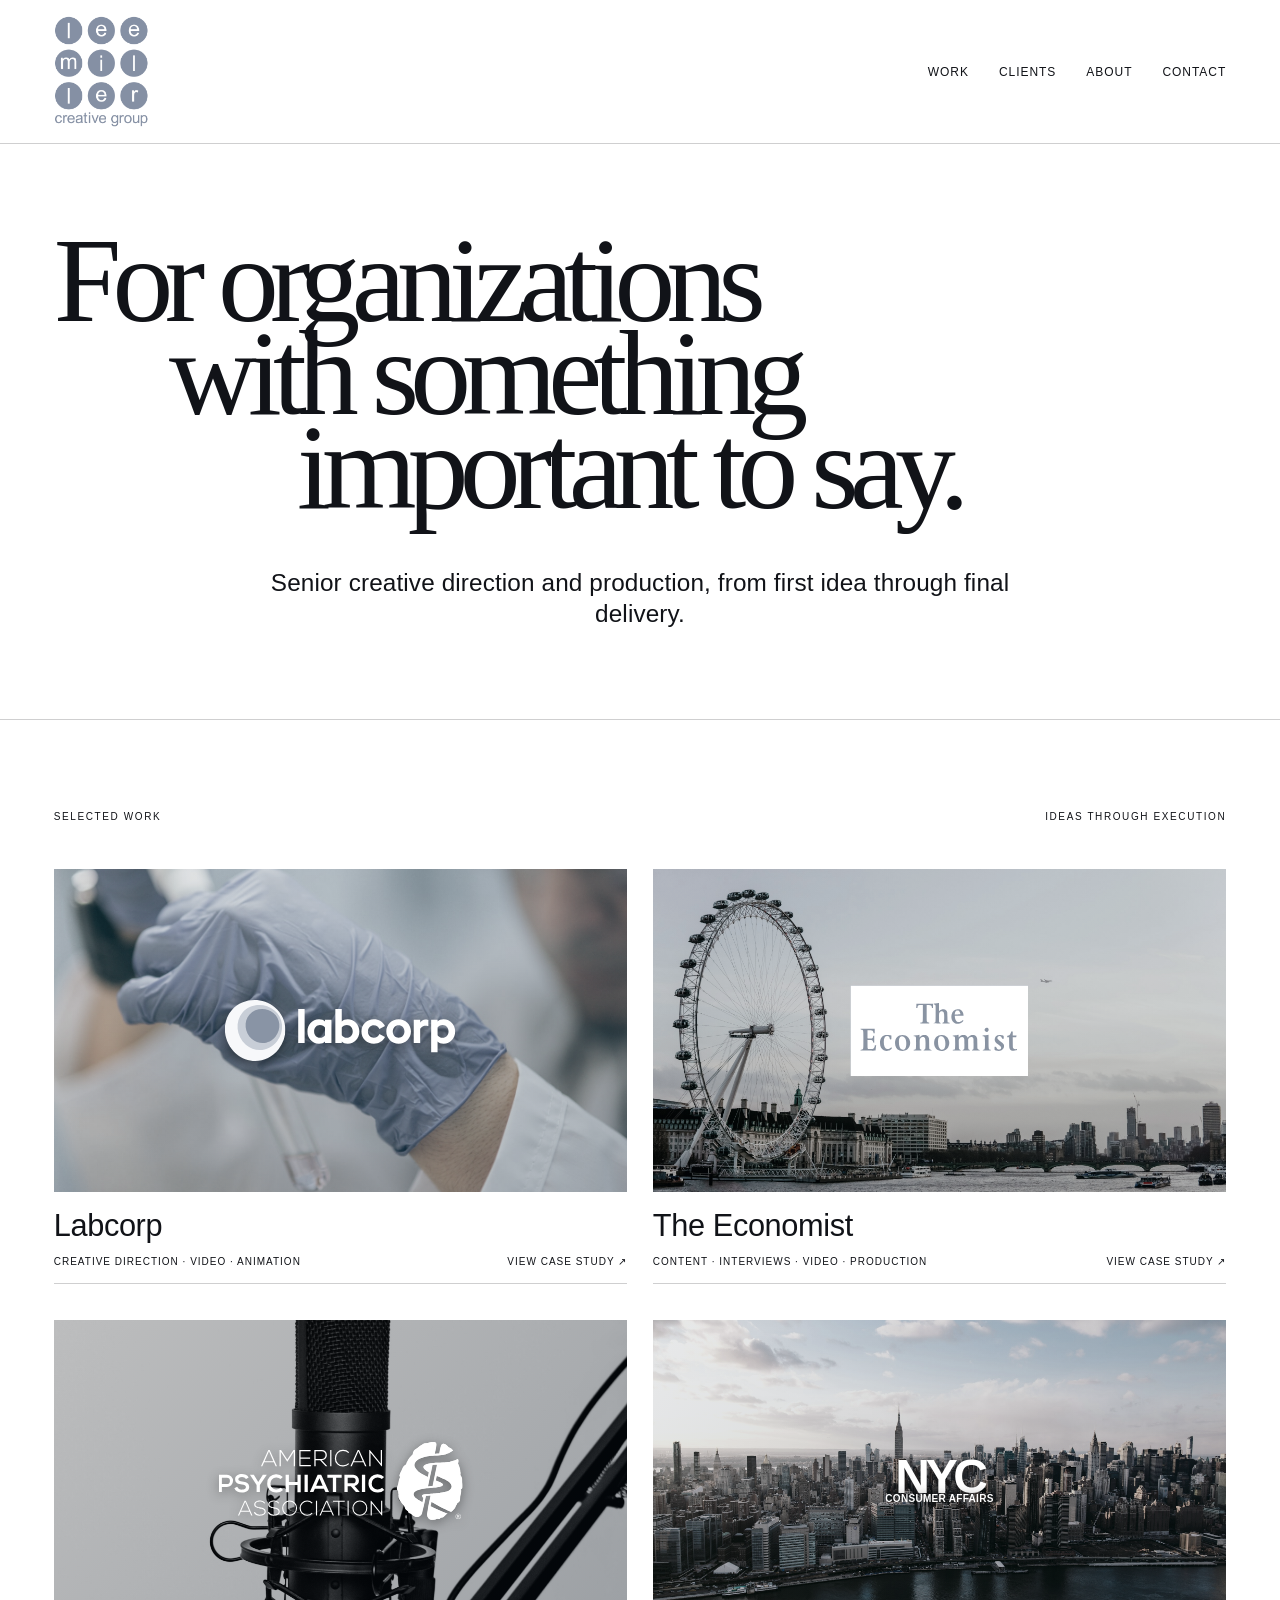
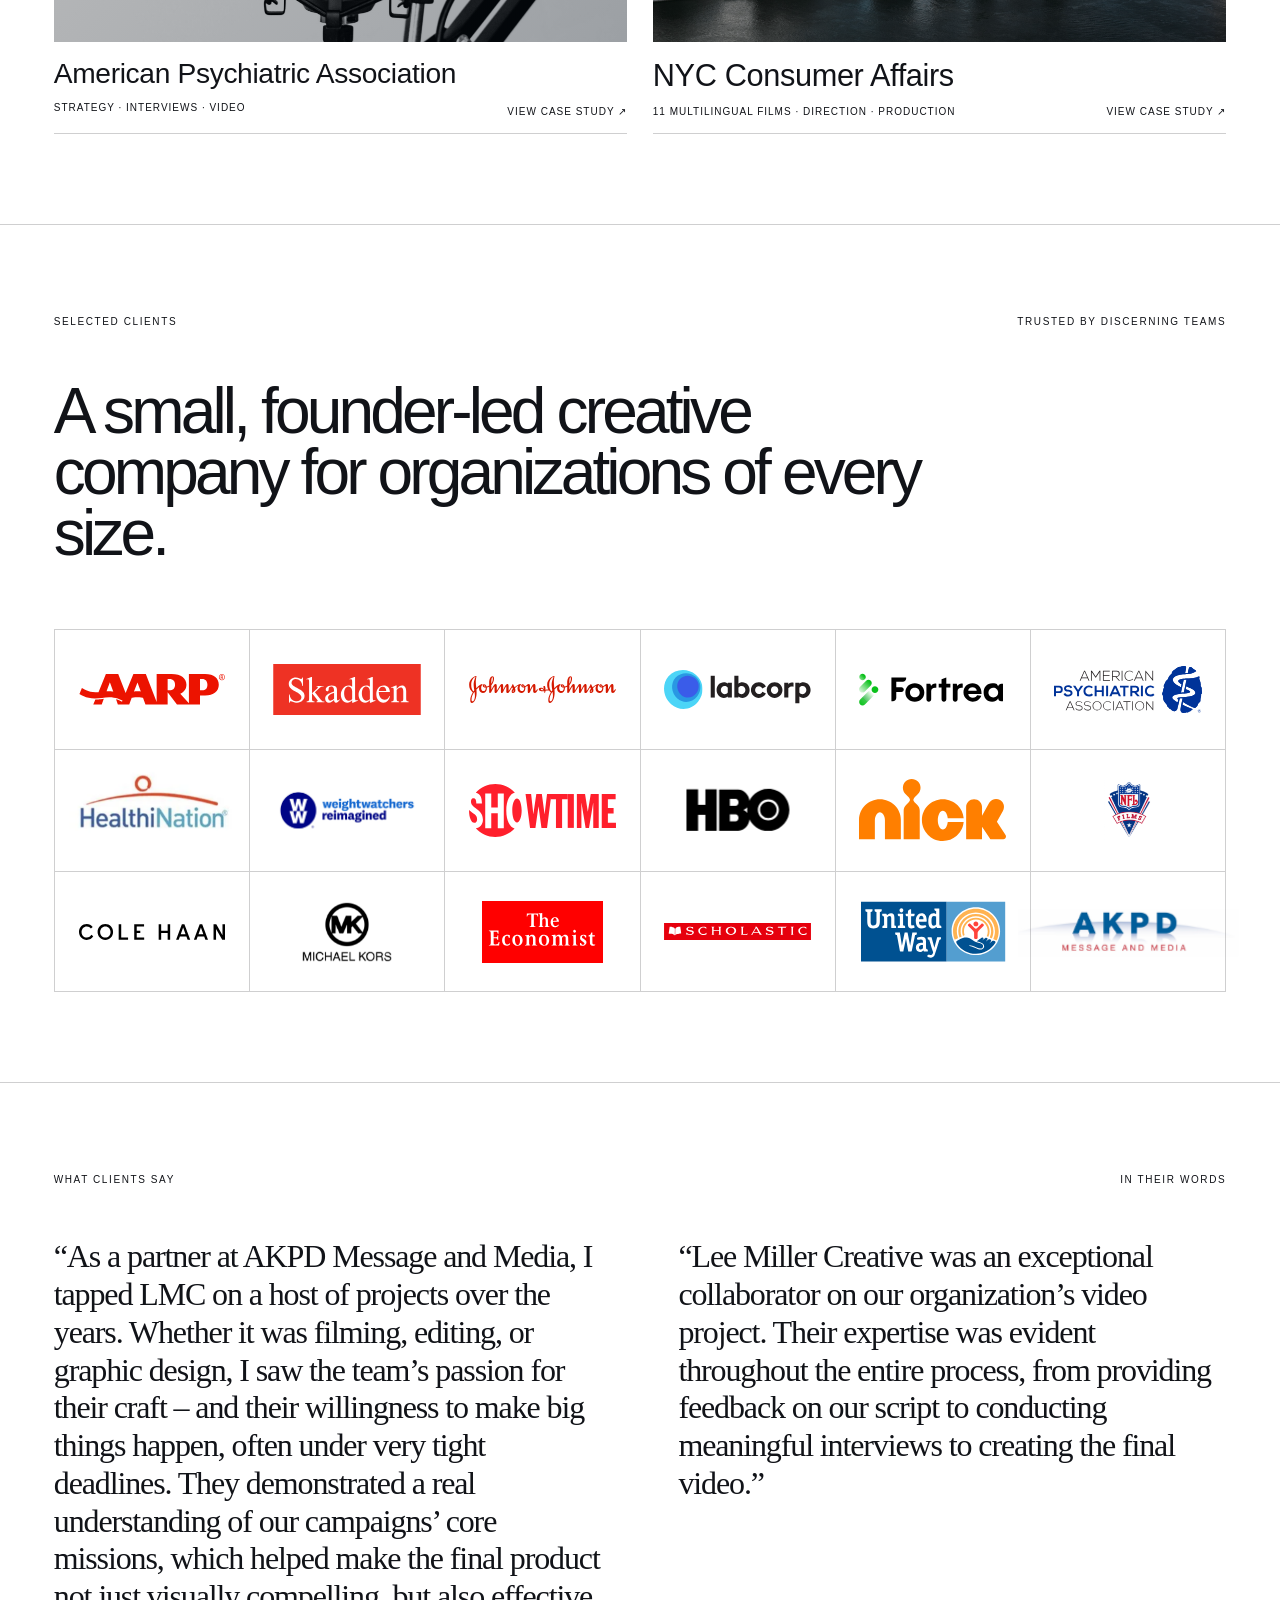
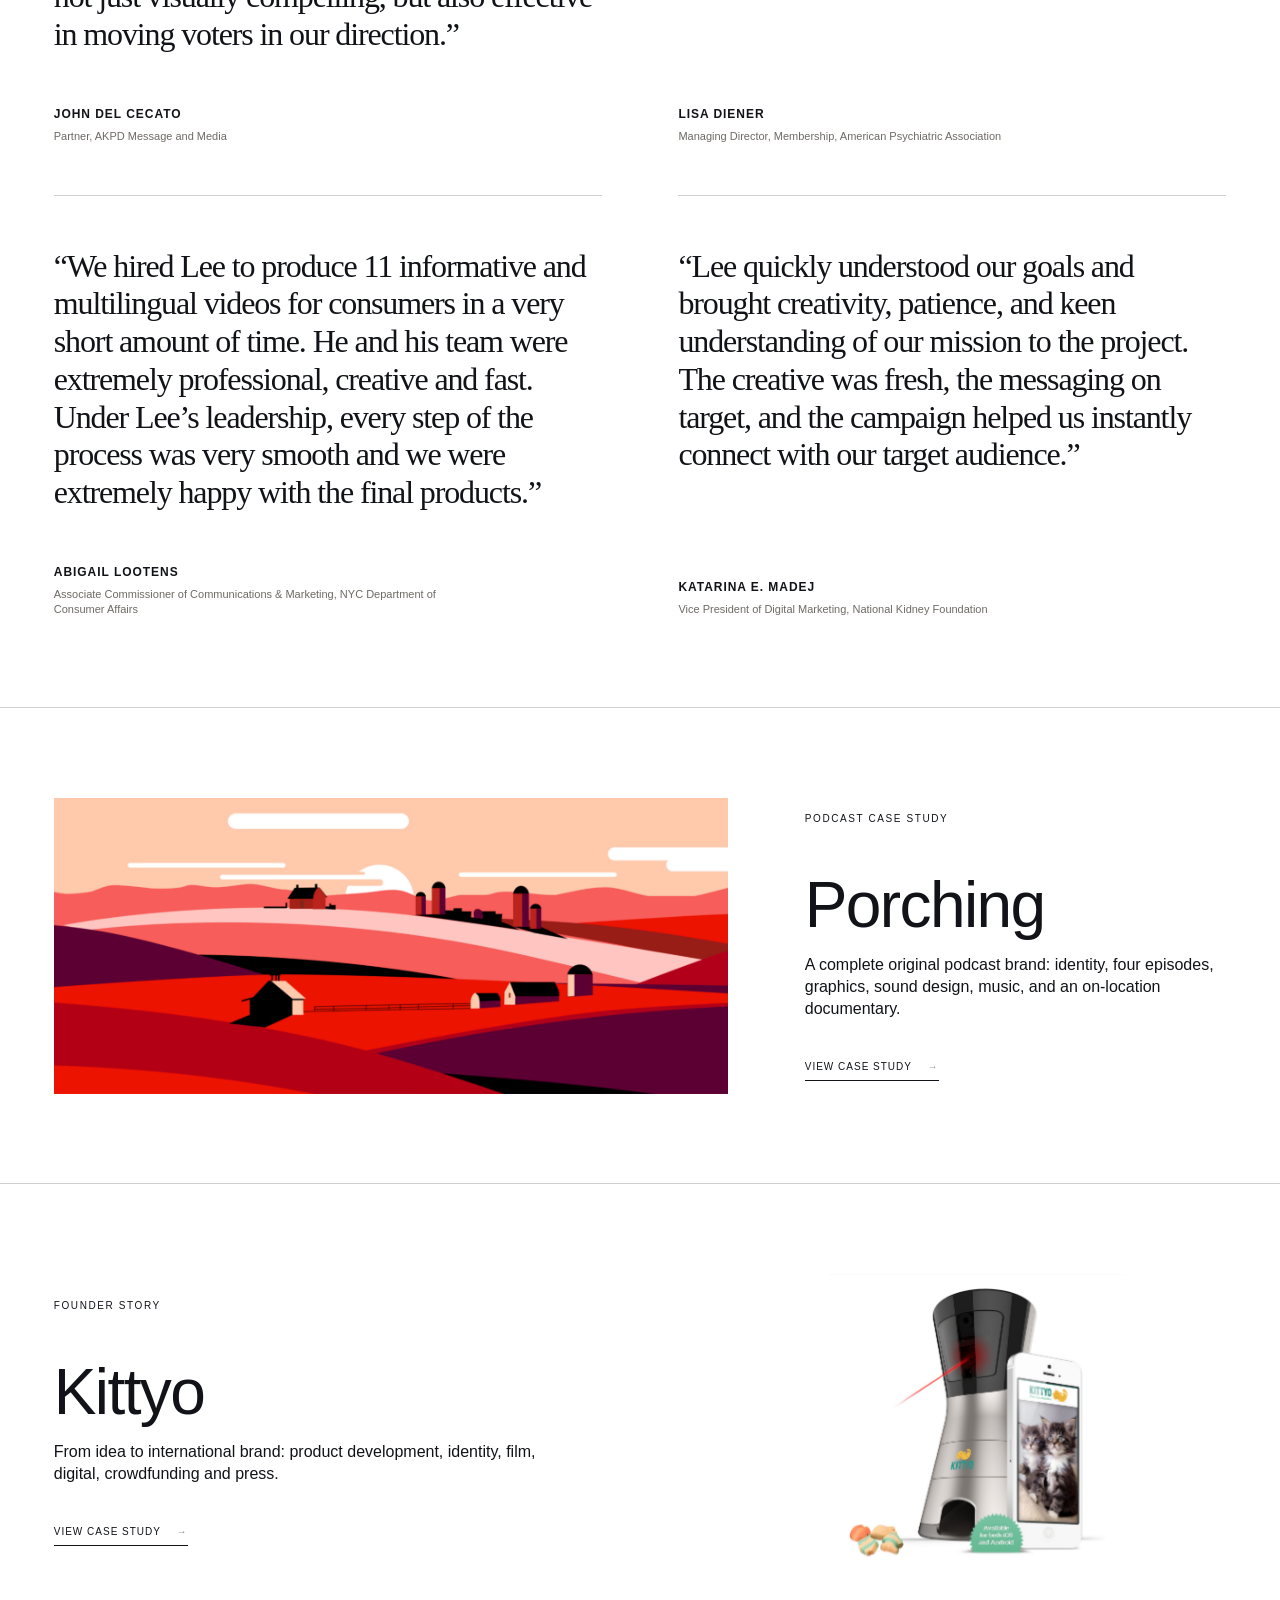
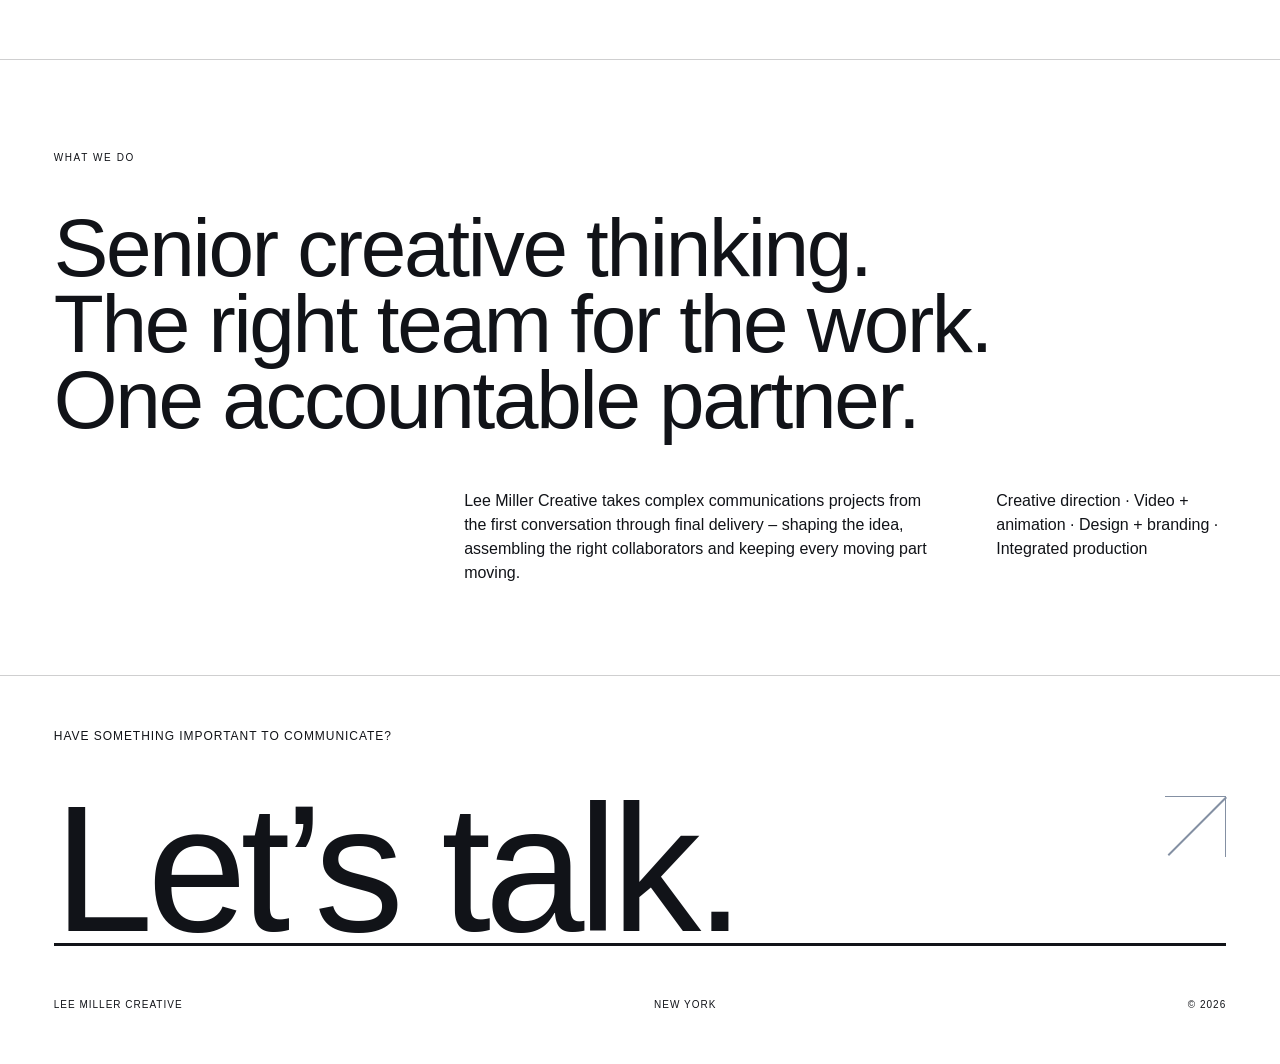
<file: index.html>
<!DOCTYPE html><html lang="en"><head><meta charSet="utf-8"/><meta name="viewport" content="width=device-width, initial-scale=1"/><link rel="preload" href="assets/lmc-logo.png" as="image"/><link rel="preload" href="assets/scene-lab-v2.jpg" as="image"/><link rel="preload" href="assets/project-logos/labcorp.svg" as="image"/><link rel="preload" href="assets/scene-london.jpg" as="image"/><link rel="preload" href="assets/project-logos/economist.svg" as="image"/><link rel="preload" href="assets/scene-apa-v2.jpg" as="image"/><link rel="preload" href="assets/project-logos/apa.svg" as="image"/><link rel="preload" href="assets/scene-nyc.jpg" as="image"/><link rel="preload" href="assets/clients/aarp.svg" as="image"/><link rel="preload" href="assets/clients/hires/skadden-simple-v2.svg" as="image"/><link rel="stylesheet" href="_next/static/css/index.D5PlFZfP.css"/><link rel="preload" href="assets/clients/hires/johnson-johnson-classic.svg" as="image"/><link rel="preload" href="assets/clients/labcorp.svg" as="image"/><link rel="preload" href="assets/clients/hires/fortrea-official.svg" as="image"/><link rel="preload" href="assets/clients/hires/apa-official.svg" as="image"/><link rel="preload" href="assets/clients/hires/healthination-cropped.png" as="image"/><link rel="preload" href="assets/clients/hires/weightwatchers-cropped.png" as="image"/><link rel="preload" href="assets/clients/hires/showtime.svg" as="image"/><link rel="preload" href="assets/clients/hires/hbo.svg" as="image"/><link rel="preload" href="assets/clients/hires/nick.svg" as="image"/><link rel="preload" href="assets/clients/hires/nfl-films-user.png" as="image"/><link rel="preload" href="assets/clients/hires/cole-haan.svg" as="image"/><link rel="preload" href="assets/clients/hires/michael-kors-cropped.png" as="image"/><link rel="preload" href="assets/clients/economist.svg" as="image"/><link rel="preload" href="assets/clients/scholastic.svg" as="image"/><link rel="preload" href="assets/clients/hires/united-way.svg" as="image"/><link rel="preload" href="assets/clients/hires/akpd-official-archive.jpg" as="image"/><link rel="preload" href="assets/porching/hero.avif" as="image"/><link rel="preload" href="assets/kittyo.webp" as="image"/><title>Lee Miller Creative — Creative Direction &amp; Production</title><meta name="description" content="Senior creative direction and production for organizations with something important to say."></head><body><main class="site final-site"><header class="masthead"><a class="brand" href="index.html" aria-label="Lee Miller Creative home"><img src="assets/lmc-logo.png" alt="Lee Miller Creative"/></a><nav aria-label="Primary navigation"><a href="#work">Work</a><a href="#clients">Clients</a><a href="#about">About</a><a href="#contact">Contact</a></nav></header><section class="hero" id="top"><h1><span>For organizations</span><span>with something</span><span>important to say.</span></h1><div class="hero-bottom"><p>Senior creative direction and production, from first idea through final delivery.</p></div></section><section class="work" id="work"><div class="section-heading"><p>Selected work</p><p>Ideas through execution</p></div><div class="project-grid"><article class="project project-labcorp"><a href="work/labcorp/index.html" aria-label="View the Labcorp case study"><div class="project-art"><img src="assets/scene-lab-v2.jpg" alt="A scientist examining a clinical sample"/><span class="project-mark"><img src="assets/project-logos/labcorp.svg" alt="Labcorp"/></span></div><div class="project-meta"><h2>Labcorp</h2><p>Creative direction · Video · Animation</p><span>View case study ↗</span></div></a></article><article class="project project-economist"><a href="work/the-economist/index.html" aria-label="View The Economist case study"><div class="project-art"><img src="assets/scene-london.jpg" alt="The London Eye and the London skyline"/><span class="project-mark economist-mark"><img src="assets/project-logos/economist.svg" alt="The Economist"/></span></div><div class="project-meta"><h2>The Economist</h2><p>Content · Interviews · Video · Production</p><span>View case study ↗</span></div></a></article><article class="project project-apa"><a href="work/american-psychiatric-association/index.html" aria-label="View the American Psychiatric Association case study"><div class="project-art"><img src="assets/scene-apa-v2.jpg" alt="A studio microphone against a light gray background"/><span class="project-mark apa-mark"><img src="assets/project-logos/apa.svg" alt="American Psychiatric Association"/></span></div><div class="project-meta"><h2>American Psychiatric Association</h2><p>Strategy · Interviews · Video</p><span>View case study ↗</span></div></a></article><article class="project project-nyc"><a href="work/nyc-consumer-affairs/index.html" aria-label="View the NYC Consumer Affairs case study"><div class="project-art"><img src="assets/scene-nyc.jpg" alt="The New York City skyline"/><span class="project-mark nyc-mark"><strong>NYC</strong><small>Consumer Affairs</small></span></div><div class="project-meta"><h2>NYC Consumer Affairs</h2><p>11 multilingual films · Direction · Production</p><span>View case study ↗</span></div></a></article></div></section><section class="clients" id="clients"><div class="section-heading light"><p>Selected clients</p><p>Trusted by discerning teams</p></div><p class="client-intro">A small, founder-led creative company for organizations of every size.</p><div class="client-wall"><div class="client "><img src="assets/clients/aarp.svg" alt="AARP"/></div><div class="client "><img src="assets/clients/hires/skadden-simple-v2.svg" alt="Skadden"/></div><div class="client "><img src="assets/clients/hires/johnson-johnson-classic.svg" alt="Johnson &amp; Johnson"/></div><div class="client "><img src="assets/clients/labcorp.svg" alt="Labcorp"/></div><div class="client "><img src="assets/clients/hires/fortrea-official.svg" alt="Fortrea"/></div><div class="client "><img src="assets/clients/hires/apa-official.svg" alt="American Psychiatric Association"/></div><div class="client client-healthination"><img src="assets/clients/hires/healthination-cropped.png" alt="HealthiNation"/></div><div class="client "><img src="assets/clients/hires/weightwatchers-cropped.png" alt="WeightWatchers"/></div><div class="client "><img src="assets/clients/hires/showtime.svg" alt="Showtime"/></div><div class="client client-hbo"><img src="assets/clients/hires/hbo.svg" alt="HBO"/></div><div class="client "><img src="assets/clients/hires/nick.svg" alt="Nickelodeon"/></div><div class="client "><img src="assets/clients/hires/nfl-films-user.png" alt="NFL Films"/></div><div class="client "><img src="assets/clients/hires/cole-haan.svg" alt="Cole Haan"/></div><div class="client "><img src="assets/clients/hires/michael-kors-cropped.png" alt="Michael Kors"/></div><div class="client "><img src="assets/clients/economist.svg" alt="The Economist"/></div><div class="client "><img src="assets/clients/scholastic.svg" alt="Scholastic"/></div><div class="client "><img src="assets/clients/hires/united-way.svg" alt="United Way"/></div><div class="client client-akpd"><img src="assets/clients/hires/akpd-official-archive.jpg" alt="AKPD Message and Media"/></div></div></section><section class="testimonials"><div class="section-heading"><p>What clients say</p><p>In their words</p></div><div class="quote-grid"><figure class="quote"><blockquote>“<!-- -->As a partner at AKPD Message and Media, I tapped LMC on a host of projects over the years. Whether it was filming, editing, or graphic design, I saw the team’s passion for their craft – and their willingness to make big things happen, often under very tight deadlines. They demonstrated a real understanding of our campaigns’ core missions, which helped make the final product not just visually compelling, but also effective in moving voters in our direction.<!-- -->”</blockquote><figcaption><strong>John Del Cecato</strong><small>Partner, AKPD Message and Media</small></figcaption></figure><figure class="quote"><blockquote>“<!-- -->Lee Miller Creative was an exceptional collaborator on our organization’s video project. Their expertise was evident throughout the entire process, from providing feedback on our script to conducting meaningful interviews to creating the final video.<!-- -->”</blockquote><figcaption><strong>Lisa Diener</strong><small>Managing Director, Membership, American Psychiatric Association</small></figcaption></figure><figure class="quote"><blockquote>“<!-- -->We hired Lee to produce 11 informative and multilingual videos for consumers in a very short amount of time. He and his team were extremely professional, creative and fast. Under Lee’s leadership, every step of the process was very smooth and we were extremely happy with the final products.<!-- -->”</blockquote><figcaption><strong>Abigail Lootens</strong><small>Associate Commissioner of Communications &amp; Marketing, NYC Department of Consumer Affairs</small></figcaption></figure><figure class="quote"><blockquote>“<!-- -->Lee quickly understood our goals and brought creativity, patience, and keen understanding of our mission to the project. The creative was fresh, the messaging on target, and the campaign helped us instantly connect with our target audience.<!-- -->”</blockquote><figcaption><strong>Katarina E. Madej</strong><small>Vice President of Digital Marketing, National Kidney Foundation</small></figcaption></figure></div></section><section class="porching-feature"><div class="porching-feature-image"><img src="assets/porching/hero.avif" alt="The illustrated Heartland landscape created for the Porching podcast"/></div><div class="porching-feature-copy"><p class="eyebrow">Podcast case study</p><h2>Porching</h2><p>A complete original podcast brand: identity, four episodes, graphics, sound design, music, and an on-location documentary.</p><a href="work/porching/index.html">View case study <span>→</span></a></div></section><section class="kittyo"><div class="kittyo-copy"><p class="eyebrow">Founder story</p><h2>Kittyo</h2><p>From idea to international brand: product development, identity, film, digital, crowdfunding and press.</p><a href="work/kittyo/index.html">View case study <span>→</span></a></div><div class="kittyo-image"><img src="assets/kittyo.webp" alt="The original Kittyo product"/></div></section><section class="about" id="about"><p>What we do</p><h2>Senior creative thinking.<br/>The right team for the work.<br/>One accountable partner.</h2><div><p>Lee Miller Creative takes complex communications projects from the first conversation through final delivery – shaping the idea, assembling the right collaborators and keeping every moving part moving.</p><p>Creative direction · Video + animation · Design + branding · Integrated production</p></div></section><footer id="contact"><p>Have something important to communicate?</p><a href="mailto:info@leemillercreative.com">Let’s talk.<span class="link-arrow" aria-hidden="true"></span></a><div><span>Lee Miller Creative</span><span>New York</span><span>© 2026</span></div></footer></main></body></html>
</file>
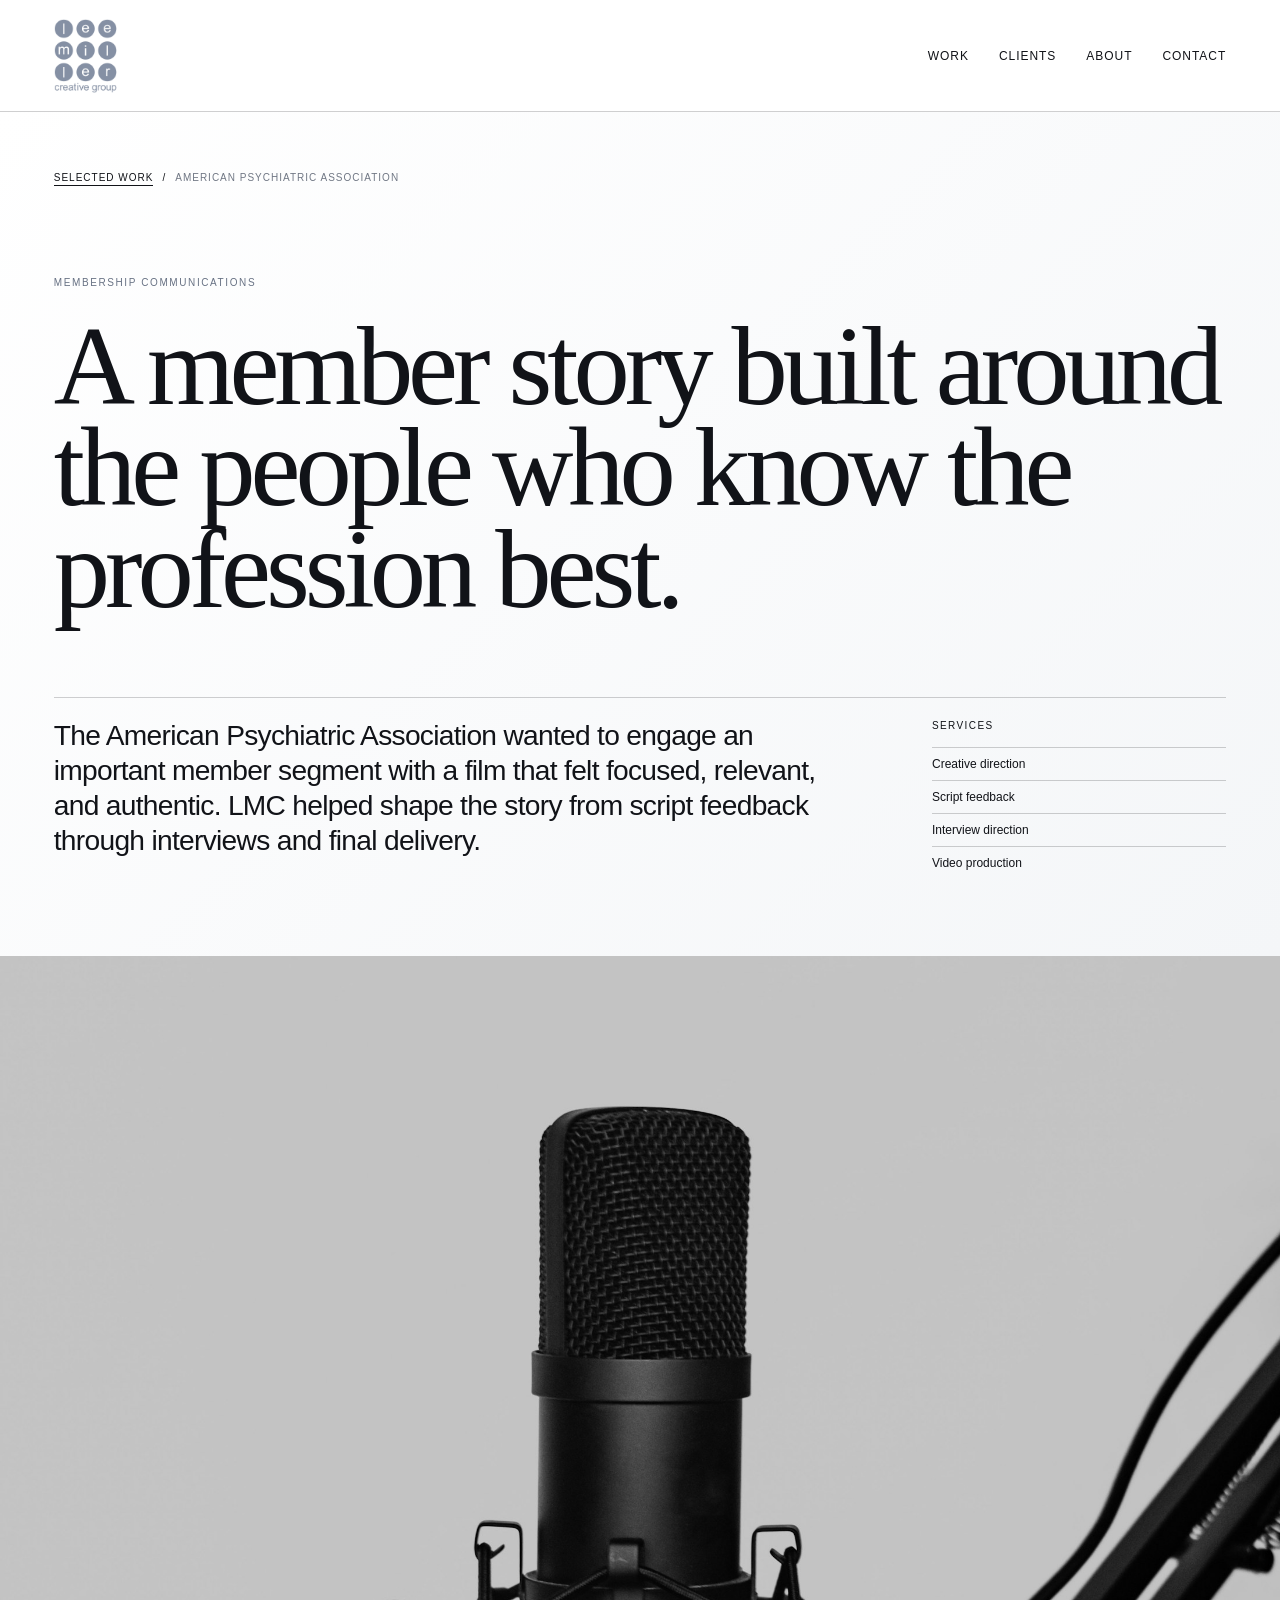
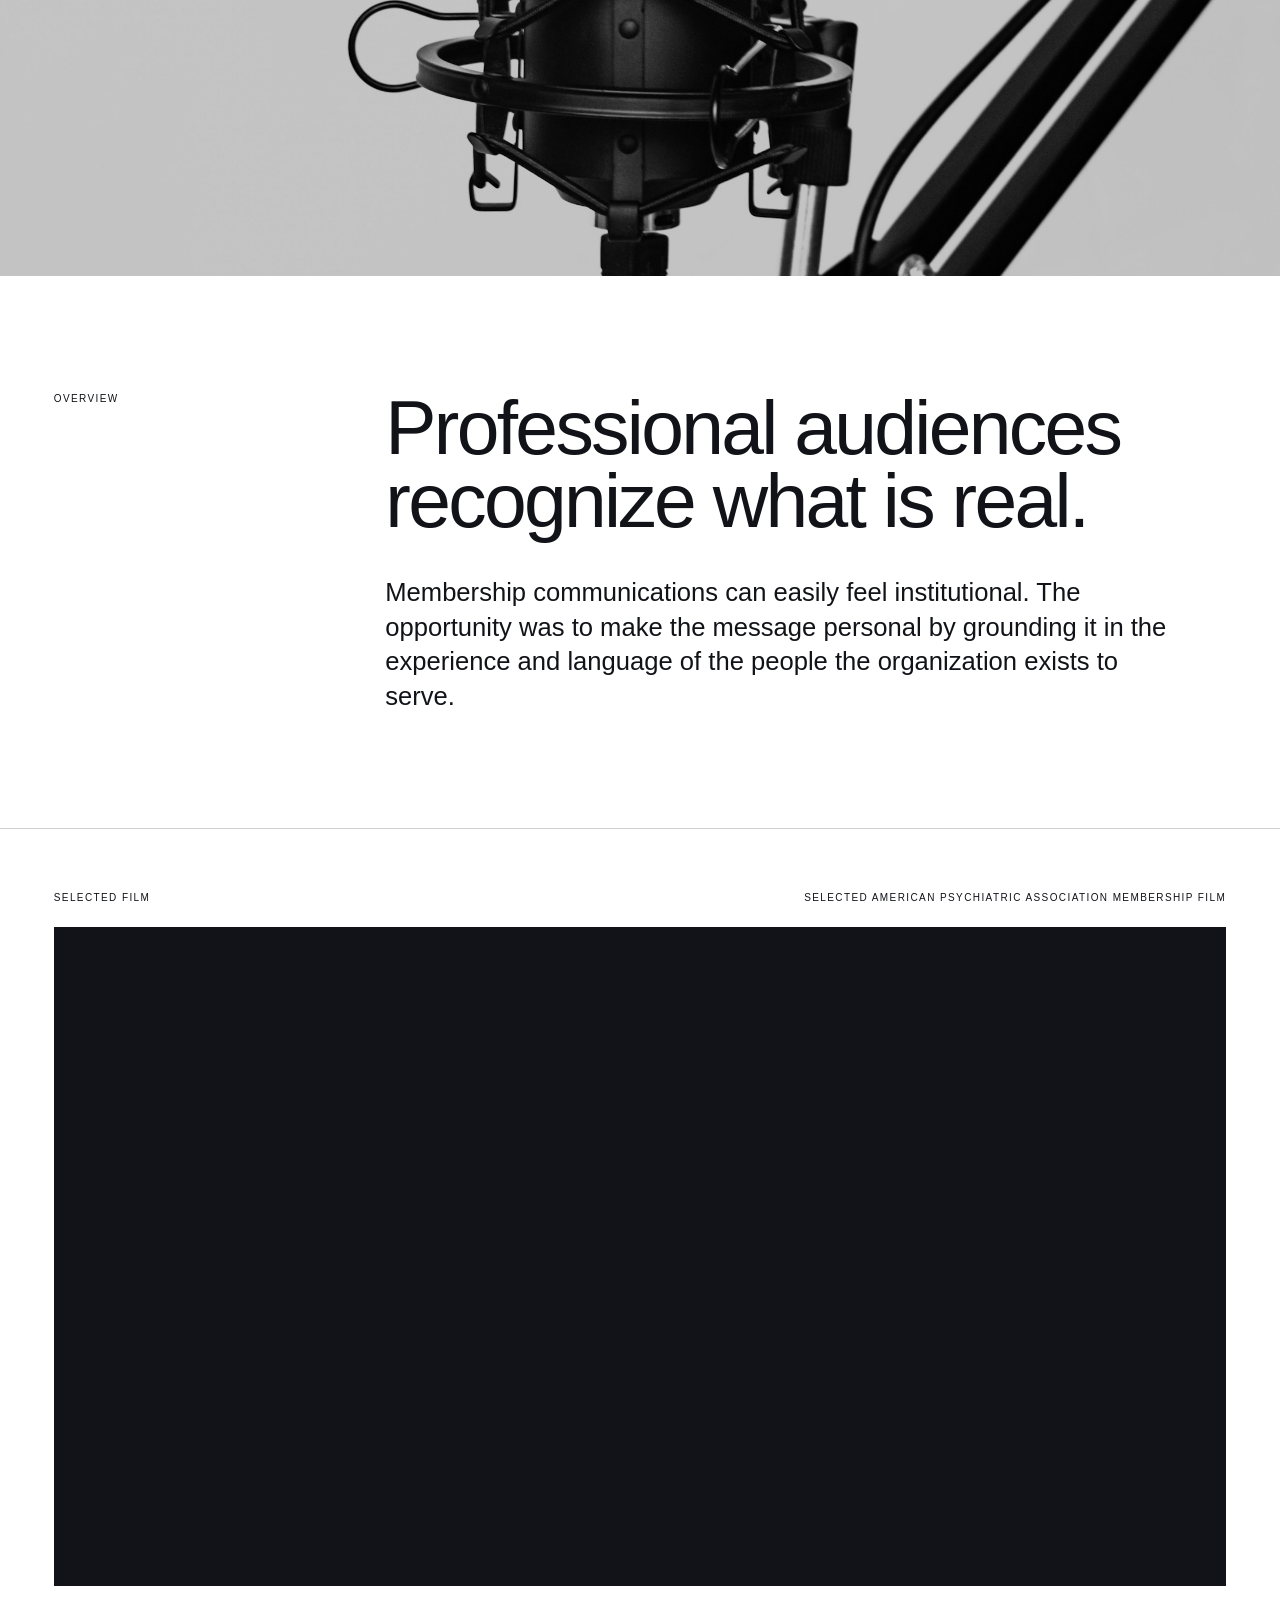
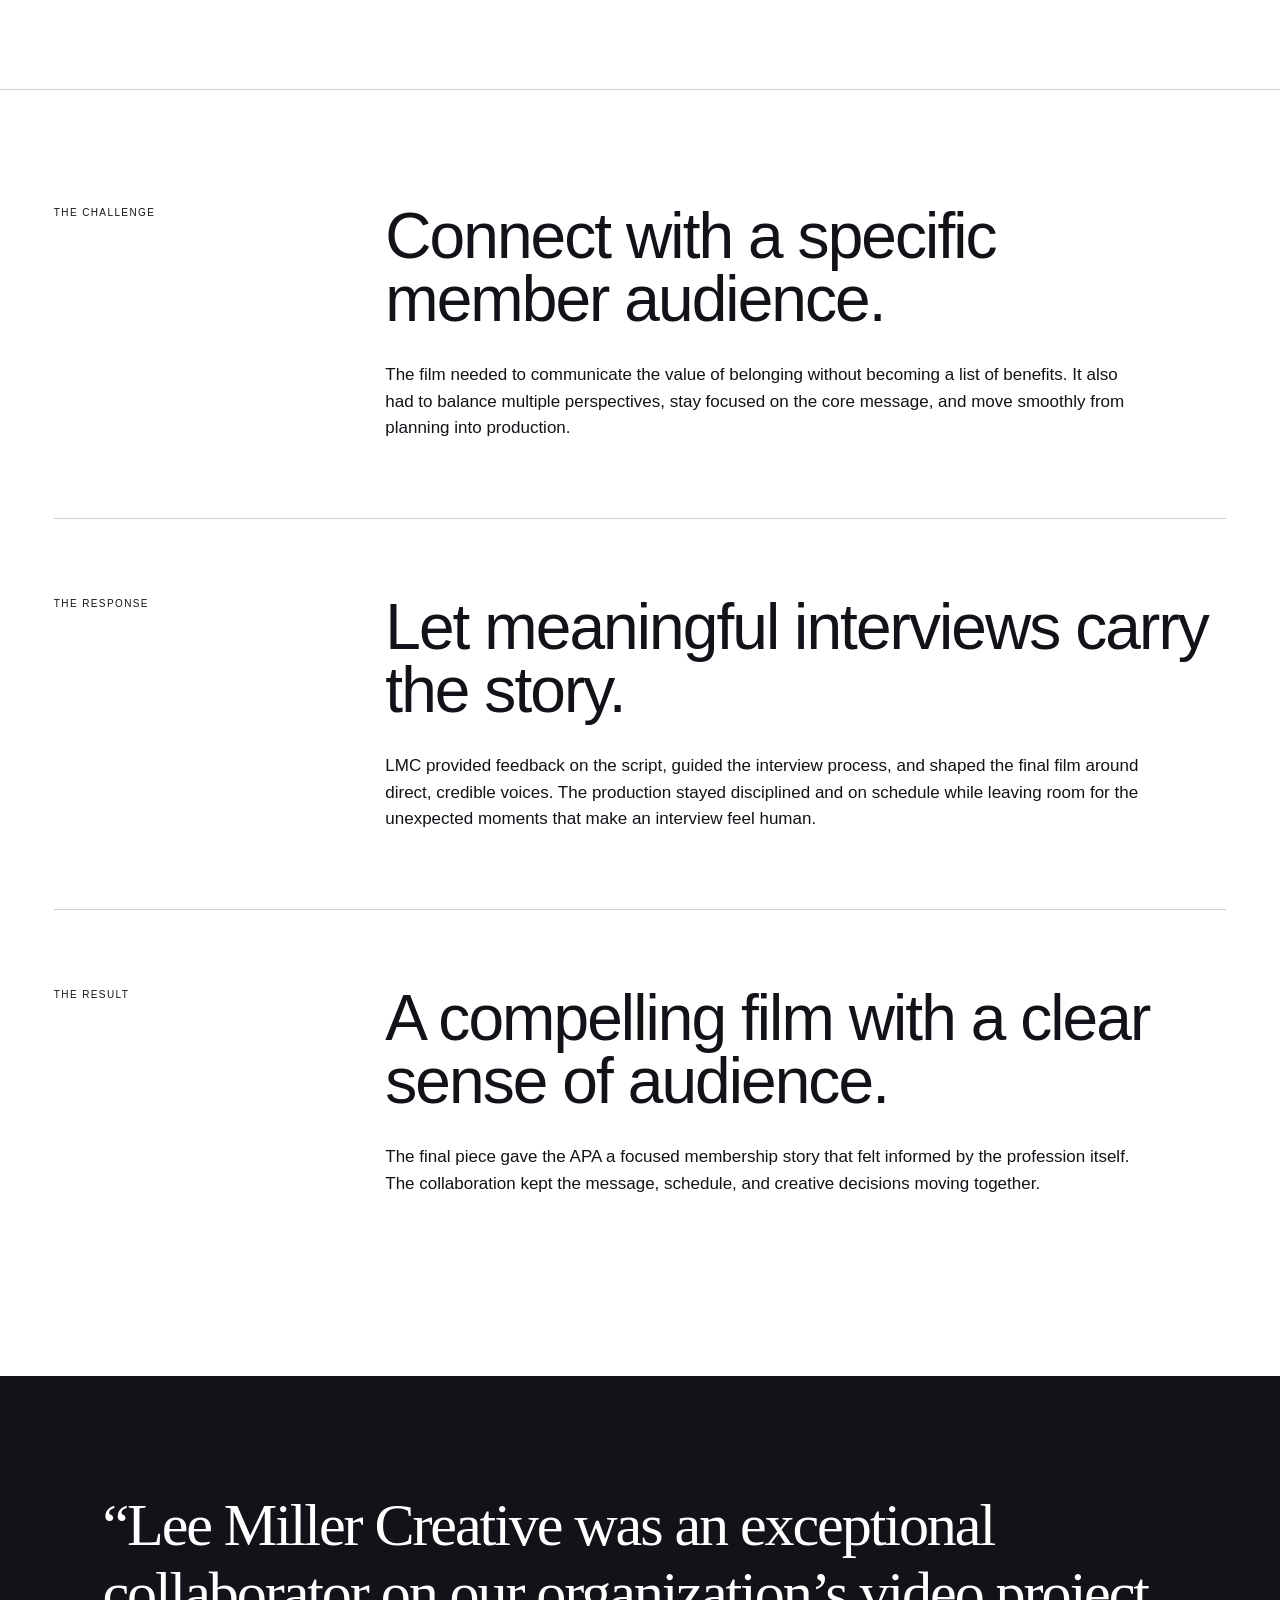
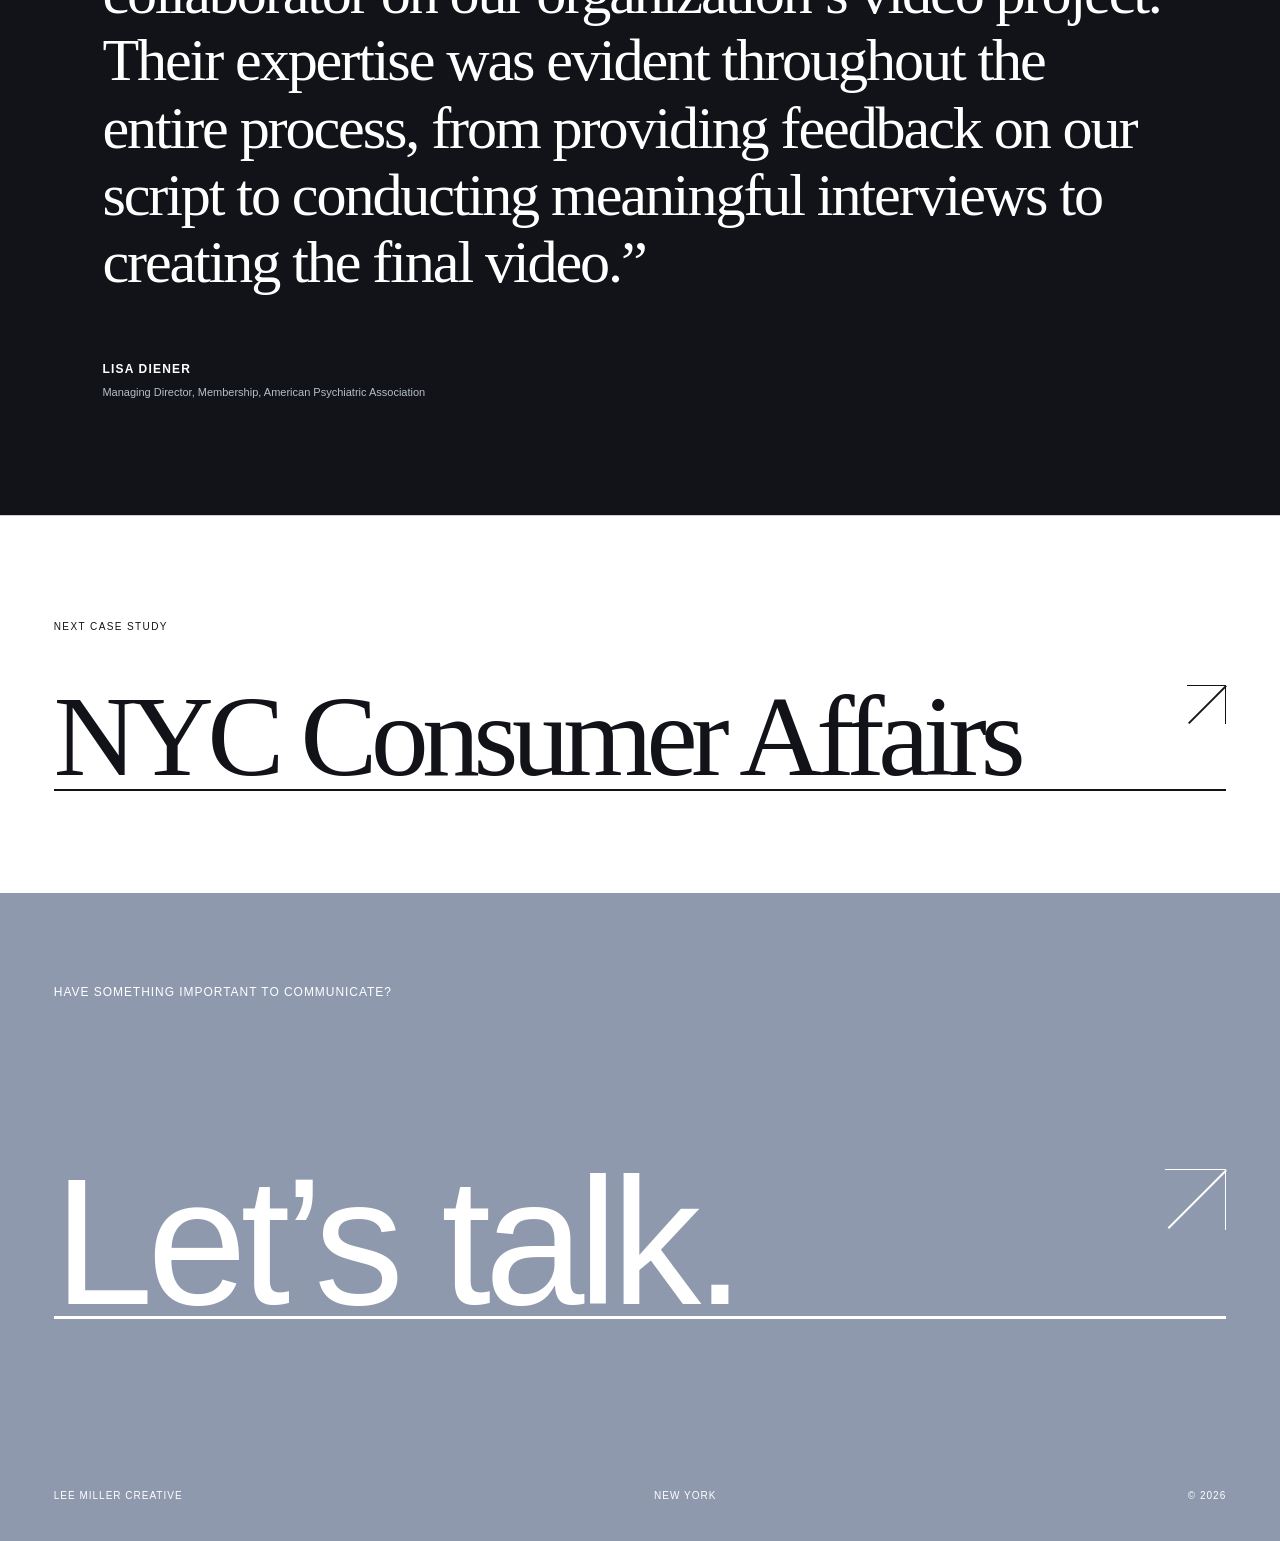
<file: work/american-psychiatric-association/index.html>
<!DOCTYPE html><html lang="en"><head><meta charSet="utf-8"/><meta name="viewport" content="width=device-width, initial-scale=1"/><link rel="preload" href="../../assets/lmc-logo.png" as="image"/><link rel="preload" href="../../assets/scene-apa-v2.jpg" as="image"/><link rel="stylesheet" href="../../_next/static/css/index.D5PlFZfP.css"/><title>American Psychiatric Association Case Study | Lee Miller Creative</title><meta name="description" content="A member-focused interview film shaped from script through final delivery."></head><body><main class="case-study case-american-psychiatric-association"><header class="masthead"><a class="brand" href="../../index.html" aria-label="Lee Miller Creative home"><img src="../../assets/lmc-logo.png" alt="Lee Miller Creative"/></a><nav aria-label="Primary navigation"><a href="../../index.html#work">Work</a><a href="../../index.html#clients">Clients</a><a href="../../index.html#about">About</a><a href="../../index.html#contact">Contact</a></nav></header><section class="case-hero"><div class="case-breadcrumb"><a href="../../index.html#work">Selected work</a><span>/</span><span>American Psychiatric Association</span></div><p class="case-discipline">Membership communications</p><h1>A member story built around the people who know the profession best.</h1><div class="case-hero-bottom"><p>The American Psychiatric Association wanted to engage an important member segment with a film that felt focused, relevant, and authentic. LMC helped shape the story from script feedback through interviews and final delivery.</p><div class="case-services"><span>Services</span><ul><li>Creative direction</li><li>Script feedback</li><li>Interview direction</li><li>Video production</li></ul></div></div></section><figure class="case-cover"><img src="../../assets/scene-apa-v2.jpg" alt="A studio microphone against a light gray background"/></figure><section class="case-overview"><p>Overview</p><div><h2>Professional audiences recognize what is real.</h2><p>Membership communications can easily feel institutional. The opportunity was to make the message personal by grounding it in the experience and language of the people the organization exists to serve.</p></div></section><section class="case-video" aria-label="APA Membership Brand Campaign video"><div class="case-video-heading"><p>Selected film</p><p>Selected American Psychiatric Association membership film</p></div><div class="case-video-frame"><iframe src="https://www.youtube-nocookie.com/embed/cBCiJaJ8djk?rel=0" title="APA Membership Brand Campaign" loading="lazy" allow="accelerometer; autoplay; clipboard-write; encrypted-media; gyroscope; picture-in-picture; web-share" allowFullScreen=""></iframe></div></section><section class="case-sections"><article><p>The challenge</p><div><h2>Connect with a specific member audience.</h2><p>The film needed to communicate the value of belonging without becoming a list of benefits. It also had to balance multiple perspectives, stay focused on the core message, and move smoothly from planning into production.</p></div></article><article><p>The response</p><div><h2>Let meaningful interviews carry the story.</h2><p>LMC provided feedback on the script, guided the interview process, and shaped the final film around direct, credible voices. The production stayed disciplined and on schedule while leaving room for the unexpected moments that make an interview feel human.</p></div></article><article><p>The result</p><div><h2>A compelling film with a clear sense of audience.</h2><p>The final piece gave the APA a focused membership story that felt informed by the profession itself. The collaboration kept the message, schedule, and creative decisions moving together.</p></div></article></section><figure class="case-quote"><blockquote>“<!-- -->Lee Miller Creative was an exceptional collaborator on our organization’s video project. Their expertise was evident throughout the entire process, from providing feedback on our script to conducting meaningful interviews to creating the final video.<!-- -->”</blockquote><figcaption><strong>Lisa Diener</strong><span>Managing Director, Membership, American Psychiatric Association</span></figcaption></figure><nav class="next-case" aria-label="Next case study"><p>Next case study</p><a href="../nyc-consumer-affairs/index.html">NYC Consumer Affairs<span class="link-arrow" aria-hidden="true"></span></a></nav><footer class="case-footer"><p>Have something important to communicate?</p><a href="mailto:info@leemillercreative.com">Let’s talk.<span class="link-arrow" aria-hidden="true"></span></a><div><span>Lee Miller Creative</span><span>New York</span><span>© 2026</span></div></footer></main></body></html>
</file>
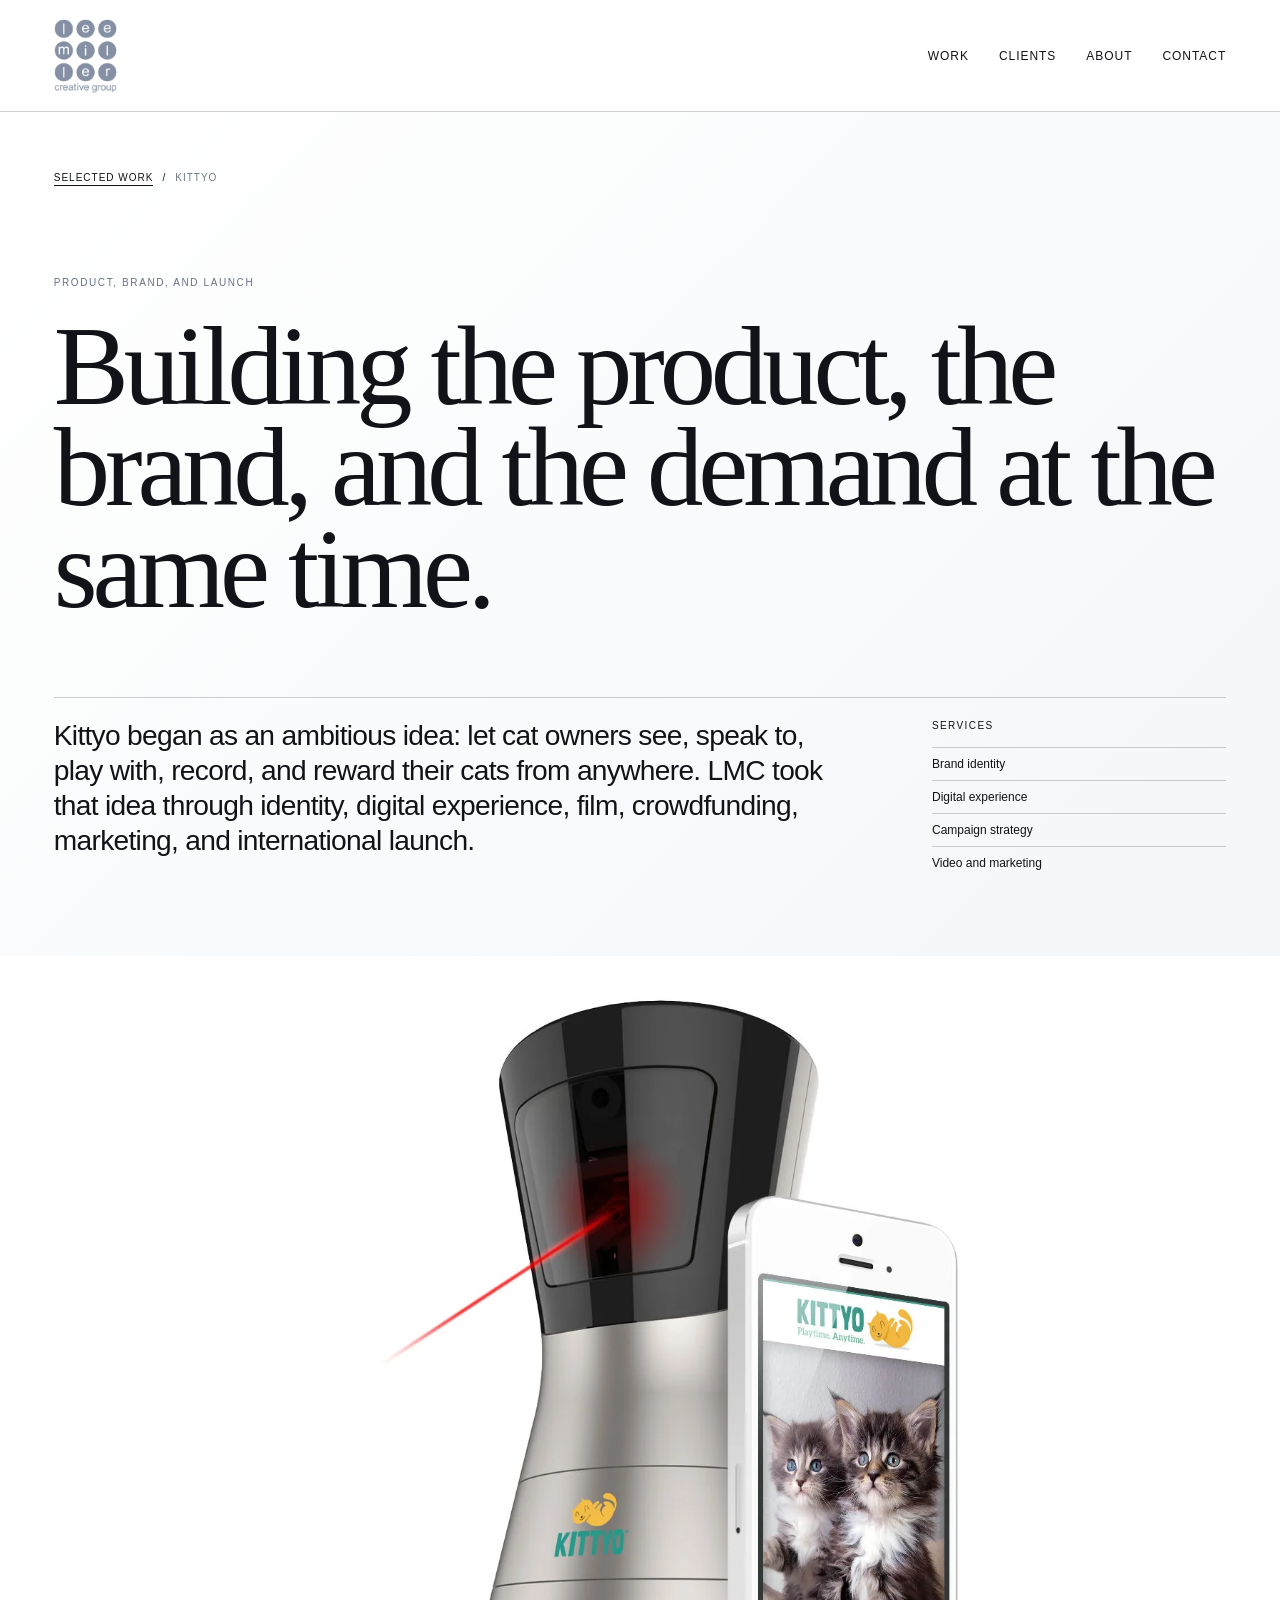
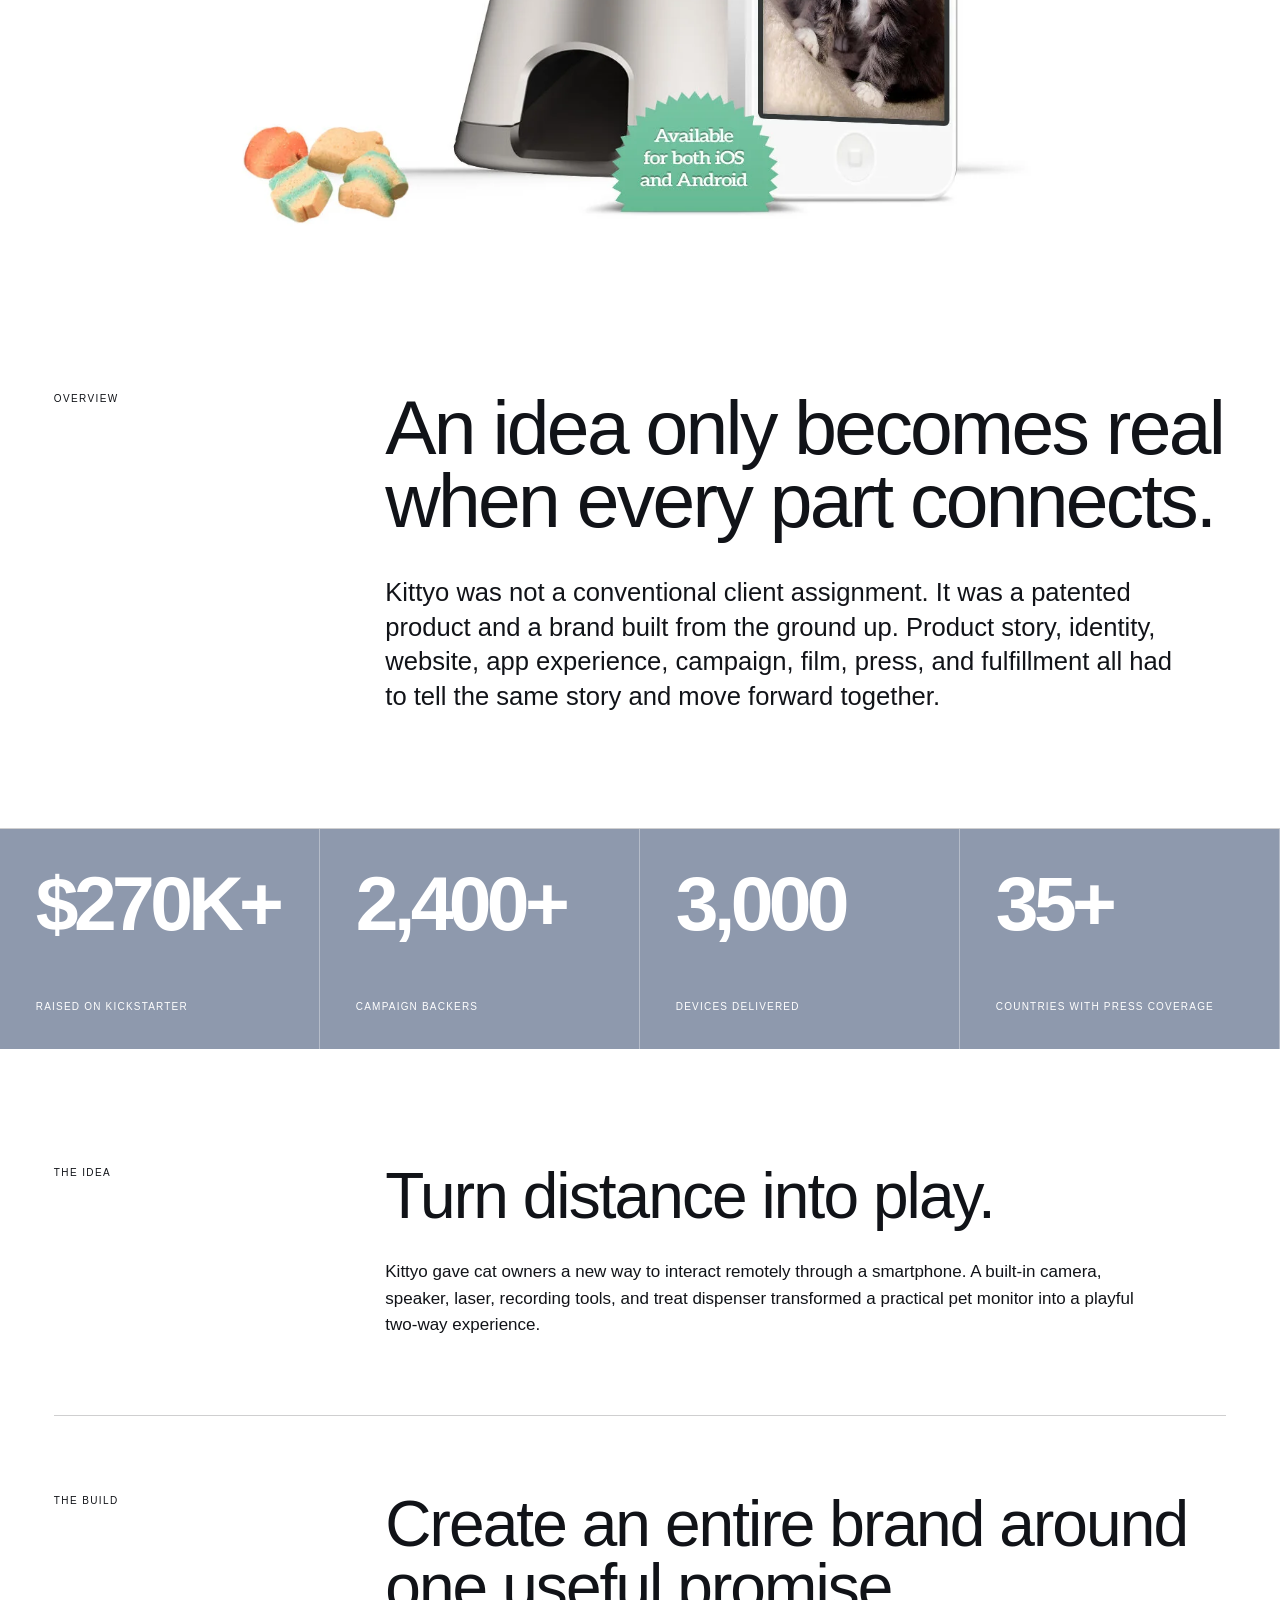
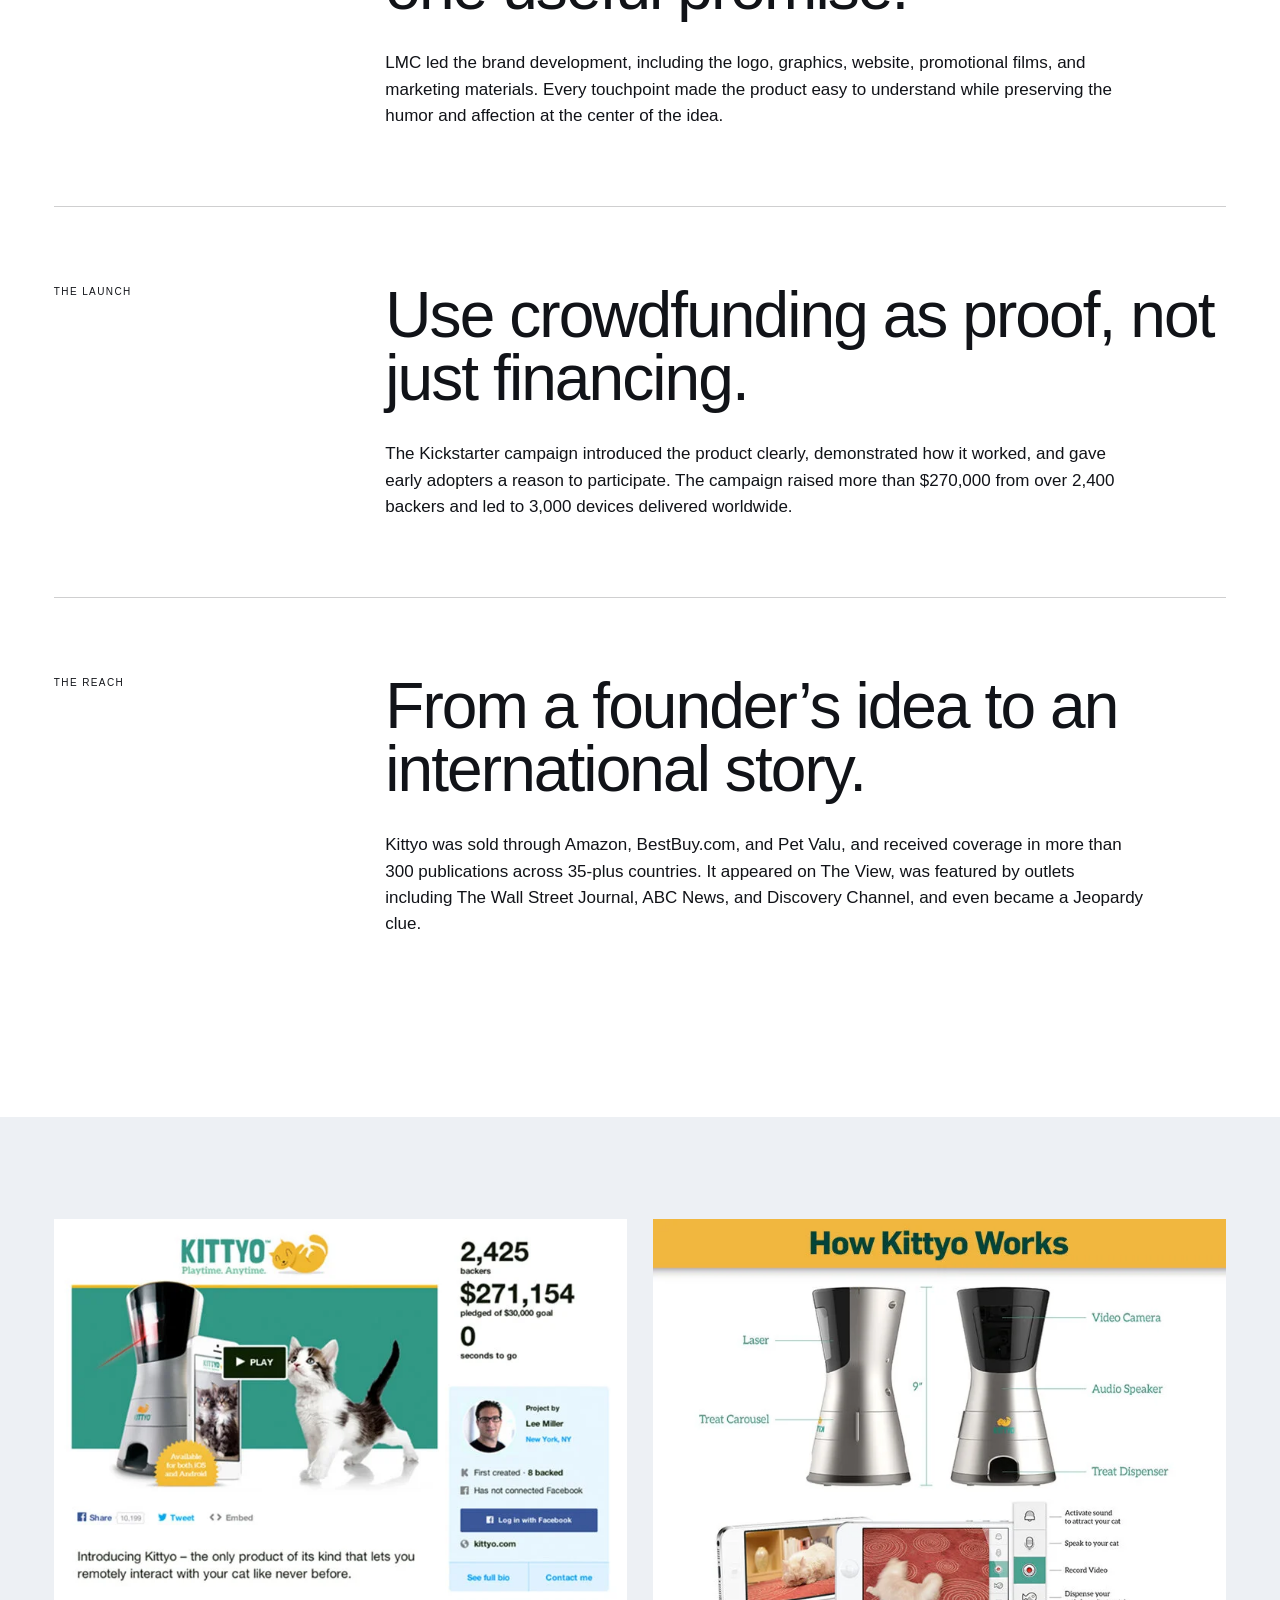
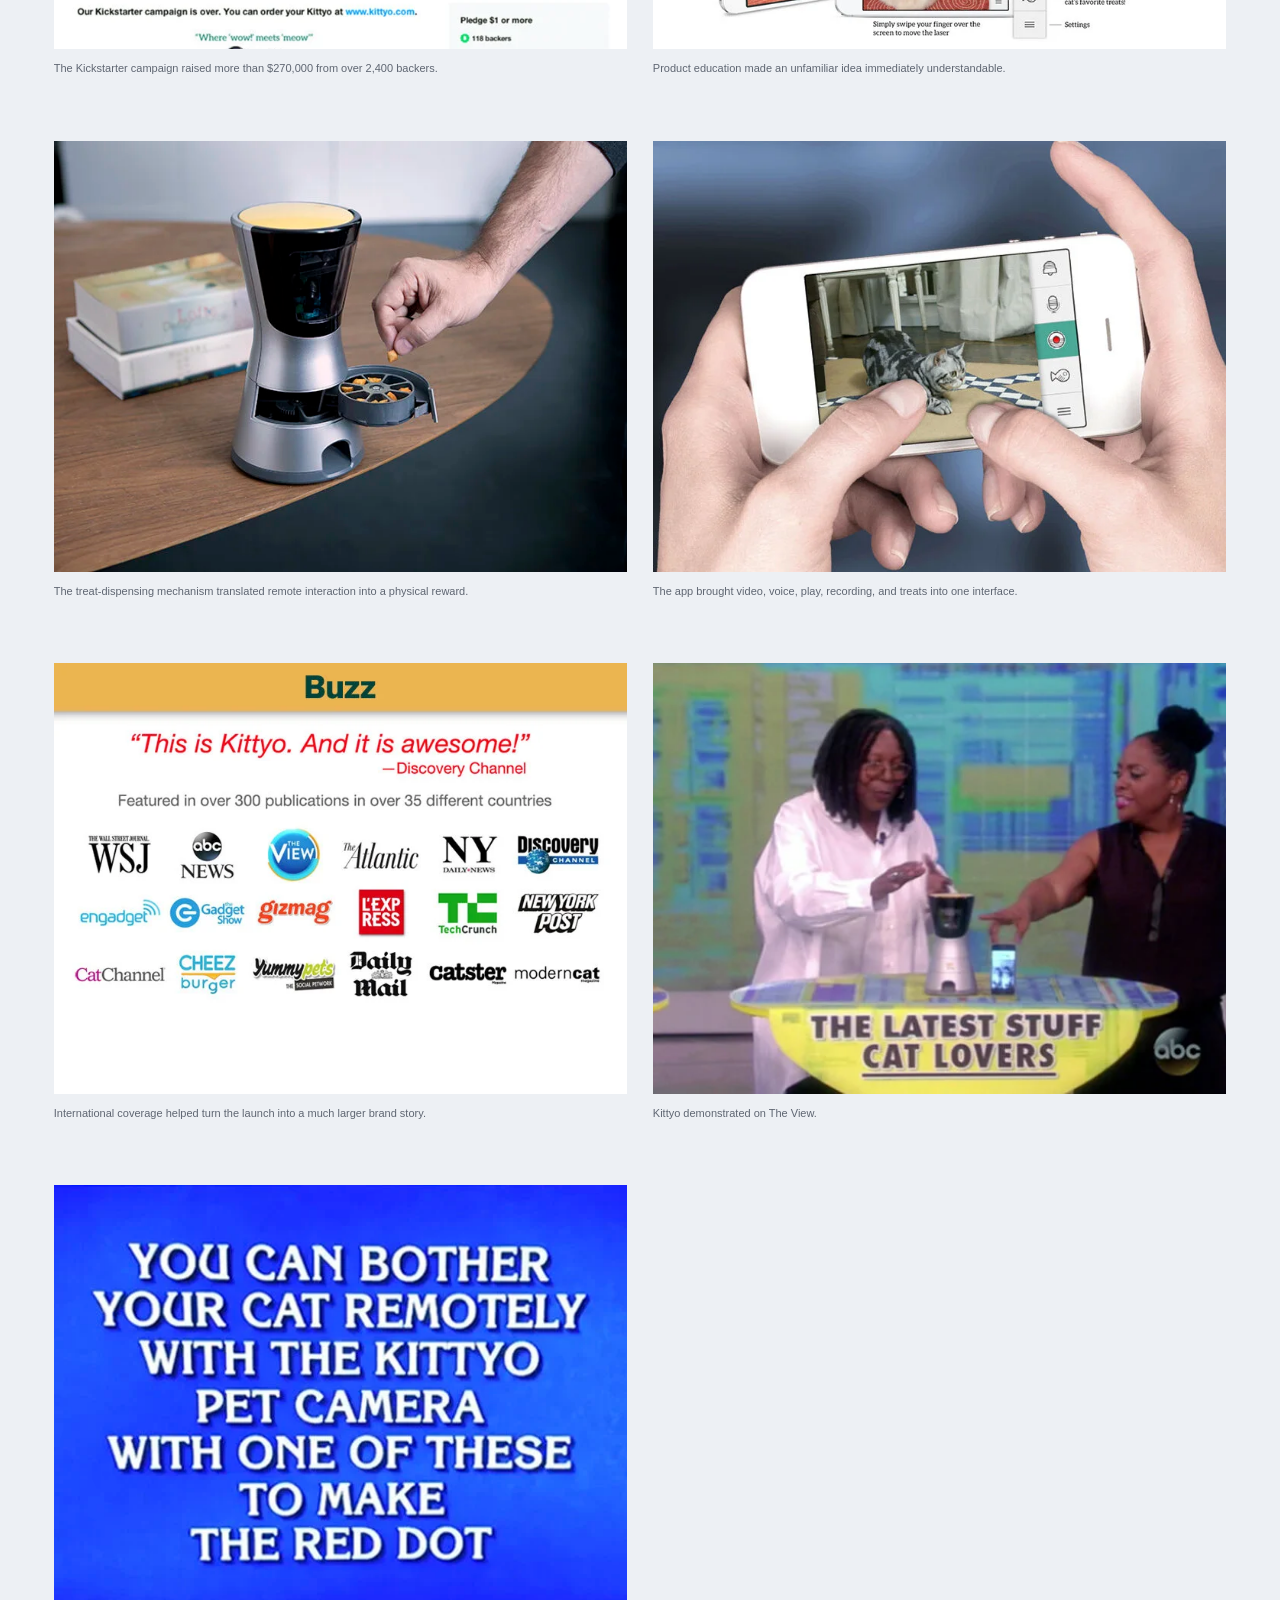
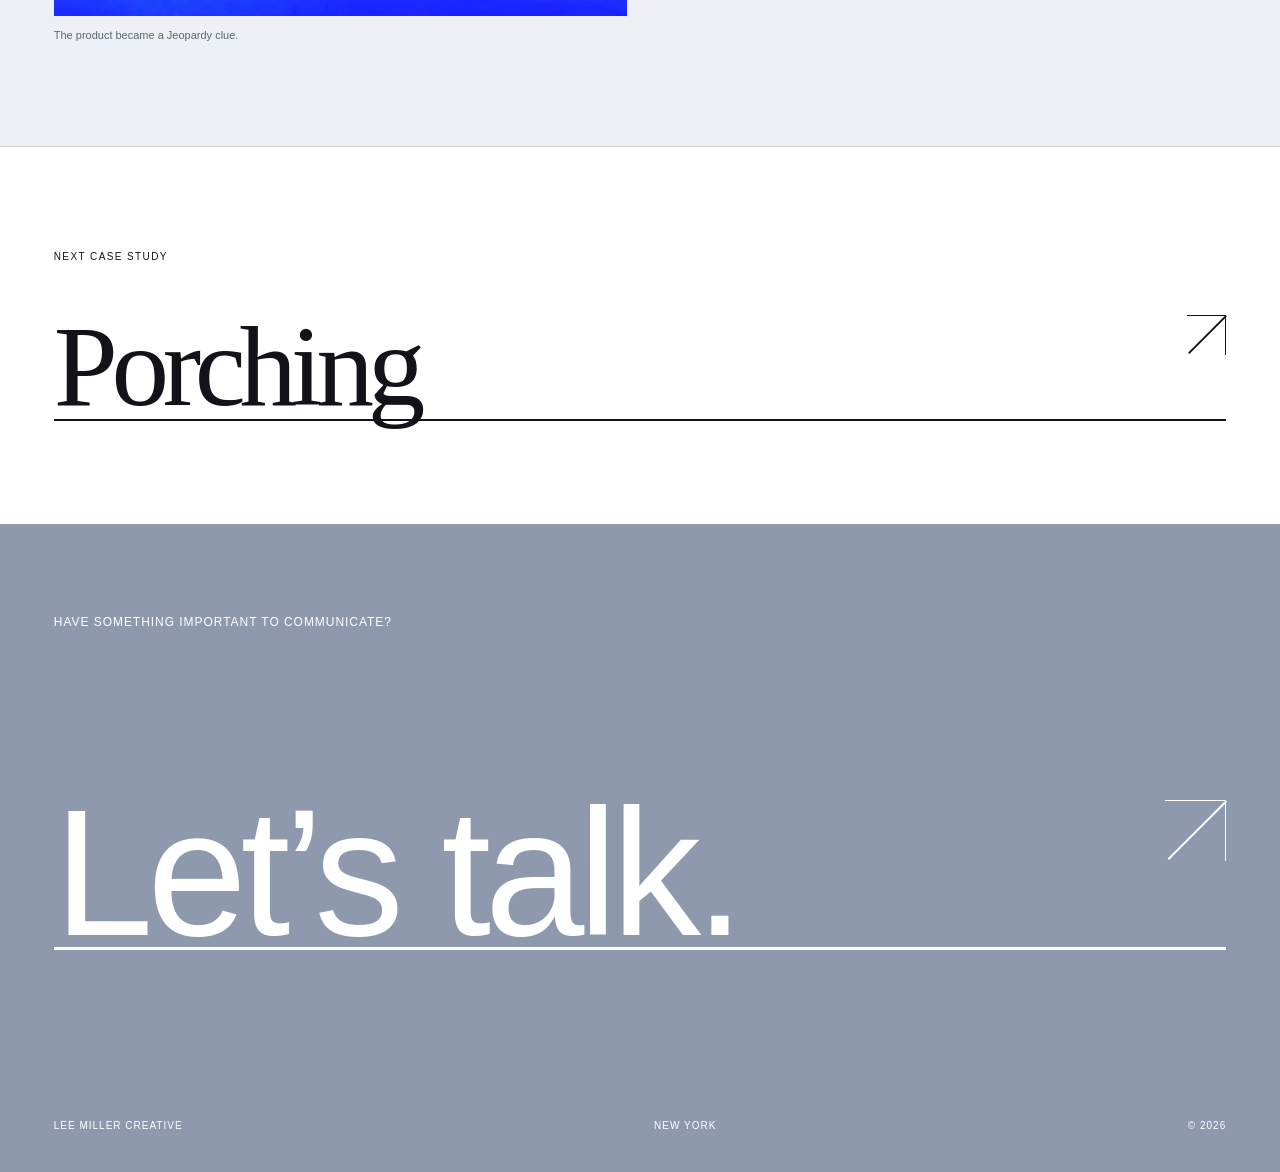
<file: work/kittyo/index.html>
<!DOCTYPE html><html lang="en"><head><meta charSet="utf-8"/><meta name="viewport" content="width=device-width, initial-scale=1"/><link rel="preload" href="../../assets/lmc-logo.png" as="image"/><link rel="preload" href="../../assets/kittyo-case/kittyo-lockup.webp" as="image"/><link rel="preload" href="../../assets/kittyo-case/kickstarter.webp" as="image"/><link rel="preload" href="../../assets/kittyo-case/how-it-works.webp" as="image"/><link rel="preload" href="../../assets/kittyo-case/treat-dispenser.webp" as="image"/><link rel="preload" href="../../assets/kittyo-case/app.webp" as="image"/><link rel="preload" href="../../assets/kittyo-case/press.webp" as="image"/><link rel="preload" href="../../assets/kittyo-case/the-view.webp" as="image"/><link rel="preload" href="../../assets/kittyo-case/jeopardy.webp" as="image"/><link rel="stylesheet" href="../../_next/static/css/index.D5PlFZfP.css"/><title>Kittyo Case Study | Lee Miller Creative</title><meta name="description" content="From product idea and brand to crowdfunding campaign and international launch."></head><body><main class="case-study case-kittyo"><header class="masthead"><a class="brand" href="../../index.html" aria-label="Lee Miller Creative home"><img src="../../assets/lmc-logo.png" alt="Lee Miller Creative"/></a><nav aria-label="Primary navigation"><a href="../../index.html#work">Work</a><a href="../../index.html#clients">Clients</a><a href="../../index.html#about">About</a><a href="../../index.html#contact">Contact</a></nav></header><section class="case-hero"><div class="case-breadcrumb"><a href="../../index.html#work">Selected work</a><span>/</span><span>Kittyo</span></div><p class="case-discipline">Product, brand, and launch</p><h1>Building the product, the brand, and the demand at the same time.</h1><div class="case-hero-bottom"><p>Kittyo began as an ambitious idea: let cat owners see, speak to, play with, record, and reward their cats from anywhere. LMC took that idea through identity, digital experience, film, crowdfunding, marketing, and international launch.</p><div class="case-services"><span>Services</span><ul><li>Brand identity</li><li>Digital experience</li><li>Campaign strategy</li><li>Video and marketing</li></ul></div></div></section><figure class="case-cover"><img src="../../assets/kittyo-case/kittyo-lockup.webp" alt="The original Kittyo device beside its mobile app"/></figure><section class="case-overview"><p>Overview</p><div><h2>An idea only becomes real when every part connects.</h2><p>Kittyo was not a conventional client assignment. It was a patented product and a brand built from the ground up. Product story, identity, website, app experience, campaign, film, press, and fulfillment all had to tell the same story and move forward together.</p></div></section><section class="case-proof" aria-label="Project results"><div><strong>$270K+</strong><span>raised on Kickstarter</span></div><div><strong>2,400+</strong><span>campaign backers</span></div><div><strong>3,000</strong><span>devices delivered</span></div><div><strong>35+</strong><span>countries with press coverage</span></div></section><section class="case-sections"><article><p>The idea</p><div><h2>Turn distance into play.</h2><p>Kittyo gave cat owners a new way to interact remotely through a smartphone. A built-in camera, speaker, laser, recording tools, and treat dispenser transformed a practical pet monitor into a playful two-way experience.</p></div></article><article><p>The build</p><div><h2>Create an entire brand around one useful promise.</h2><p>LMC led the brand development, including the logo, graphics, website, promotional films, and marketing materials. Every touchpoint made the product easy to understand while preserving the humor and affection at the center of the idea.</p></div></article><article><p>The launch</p><div><h2>Use crowdfunding as proof, not just financing.</h2><p>The Kickstarter campaign introduced the product clearly, demonstrated how it worked, and gave early adopters a reason to participate. The campaign raised more than $270,000 from over 2,400 backers and led to 3,000 devices delivered worldwide.</p></div></article><article><p>The reach</p><div><h2>From a founder’s idea to an international story.</h2><p>Kittyo was sold through Amazon, BestBuy.com, and Pet Valu, and received coverage in more than 300 publications across 35-plus countries. It appeared on The View, was featured by outlets including The Wall Street Journal, ABC News, and Discovery Channel, and even became a Jeopardy clue.</p></div></article></section><section class="case-gallery " aria-label="Project gallery"><figure class="crop-top"><img src="../../assets/kittyo-case/kickstarter.webp" alt="Kittyo Kickstarter campaign page showing the campaign total"/><figcaption>The Kickstarter campaign raised more than $270,000 from over 2,400 backers.</figcaption></figure><figure class=""><img src="../../assets/kittyo-case/how-it-works.webp" alt="Diagram explaining how the Kittyo device and app worked"/><figcaption>Product education made an unfamiliar idea immediately understandable.</figcaption></figure><figure class=""><img src="../../assets/kittyo-case/treat-dispenser.webp" alt="The Kittyo treat carousel being loaded"/><figcaption>The treat-dispensing mechanism translated remote interaction into a physical reward.</figcaption></figure><figure class=""><img src="../../assets/kittyo-case/app.webp" alt="A person using the Kittyo mobile app to interact with a cat"/><figcaption>The app brought video, voice, play, recording, and treats into one interface.</figcaption></figure><figure class="show-full"><img src="../../assets/kittyo-case/press.webp" alt="A selection of publications that covered Kittyo"/><figcaption>International coverage helped turn the launch into a much larger brand story.</figcaption></figure><figure class=""><img src="../../assets/kittyo-case/the-view.webp" alt="Kittyo being demonstrated on The View"/><figcaption>Kittyo demonstrated on The View.</figcaption></figure><figure class=""><img src="../../assets/kittyo-case/jeopardy.webp" alt="Kittyo referenced in a Jeopardy clue"/><figcaption>The product became a Jeopardy clue.</figcaption></figure></section><nav class="next-case" aria-label="Next case study"><p>Next case study</p><a href="../porching/index.html">Porching<span class="link-arrow" aria-hidden="true"></span></a></nav><footer class="case-footer"><p>Have something important to communicate?</p><a href="mailto:info@leemillercreative.com">Let’s talk.<span class="link-arrow" aria-hidden="true"></span></a><div><span>Lee Miller Creative</span><span>New York</span><span>© 2026</span></div></footer></main></body></html>
</file>
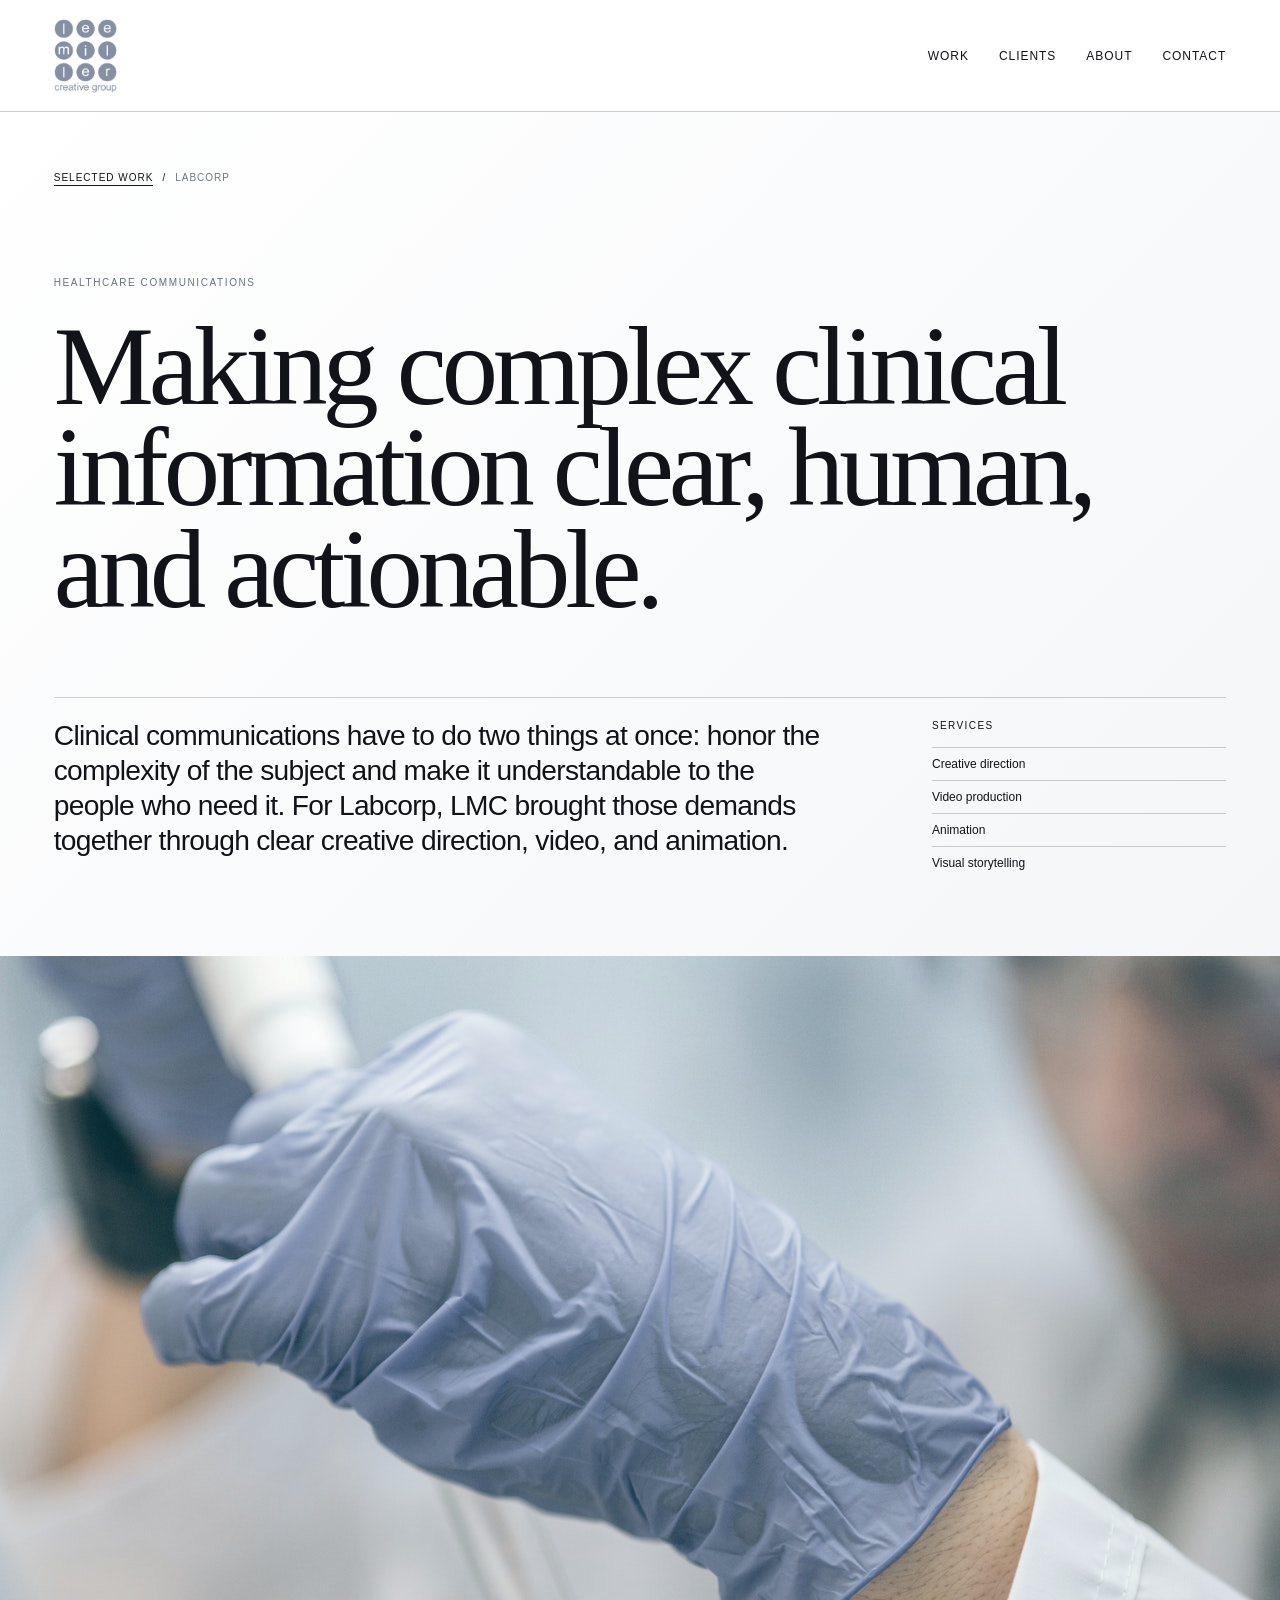
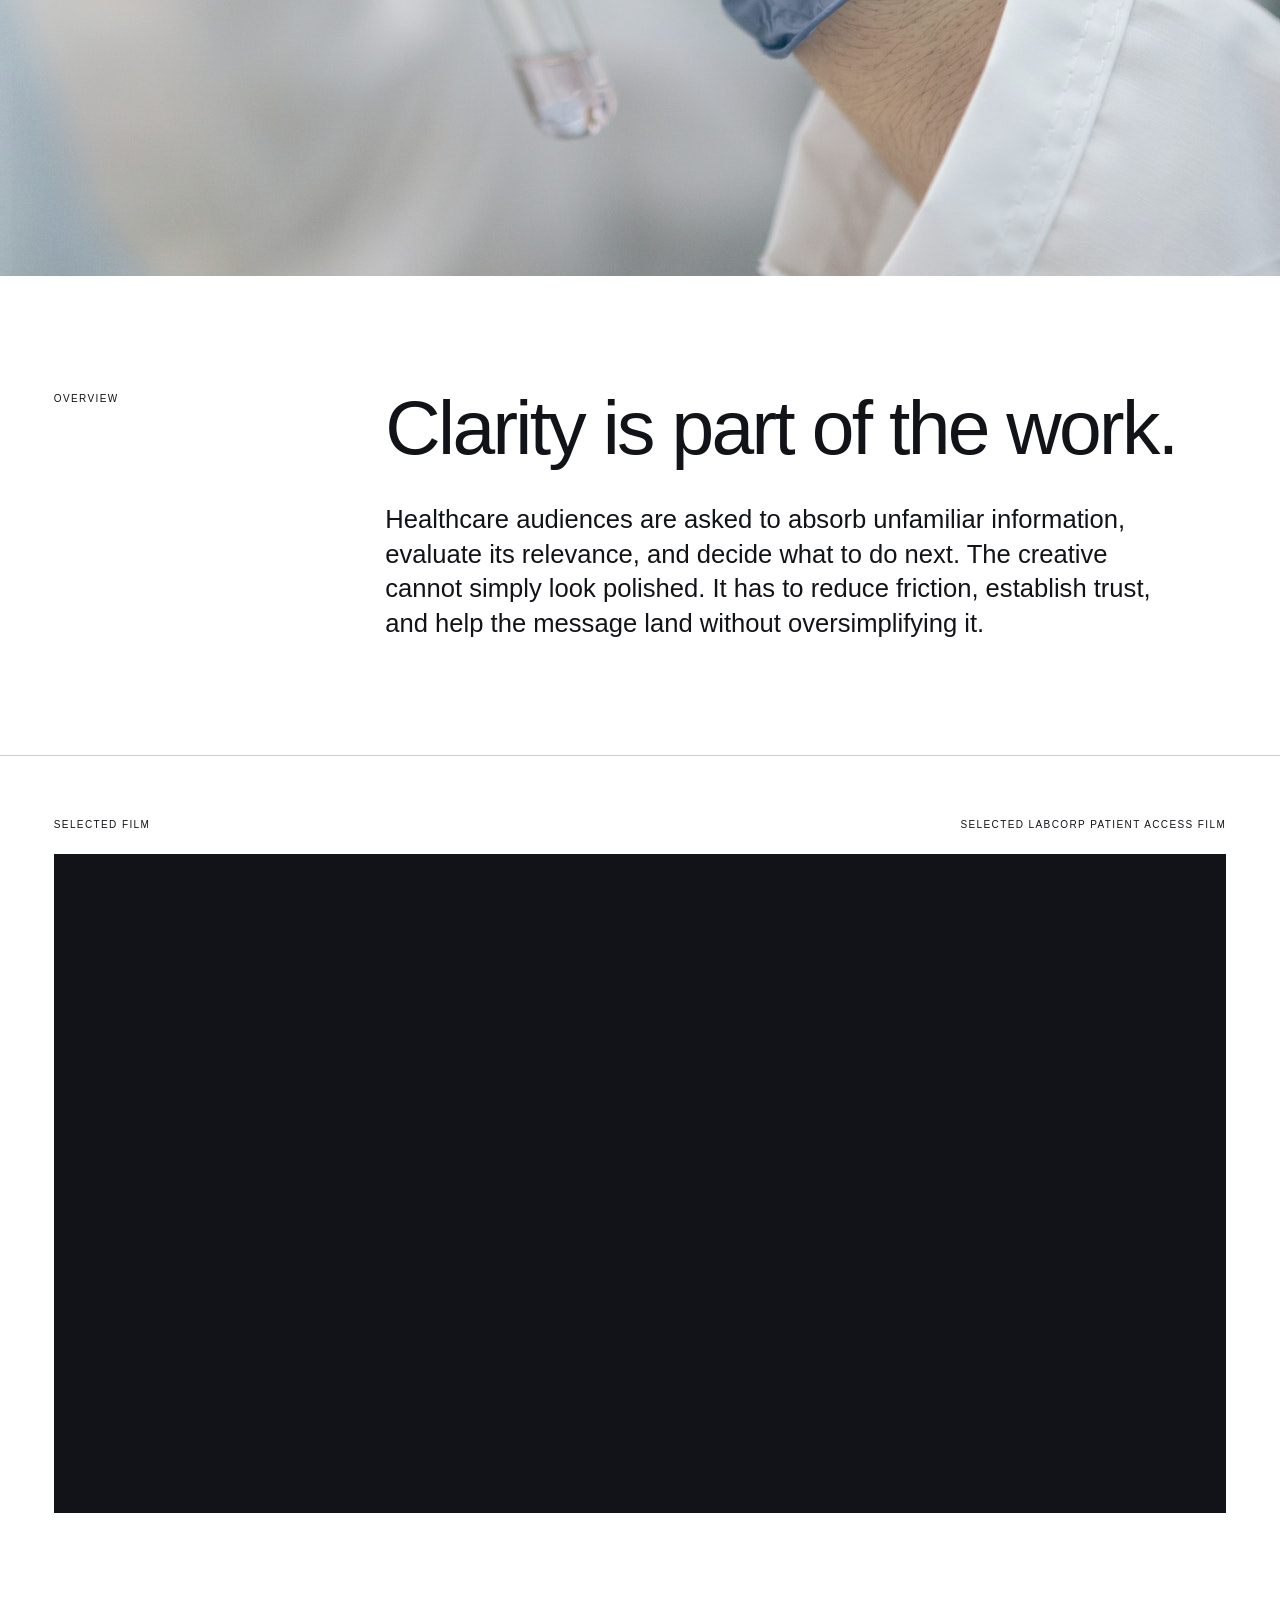
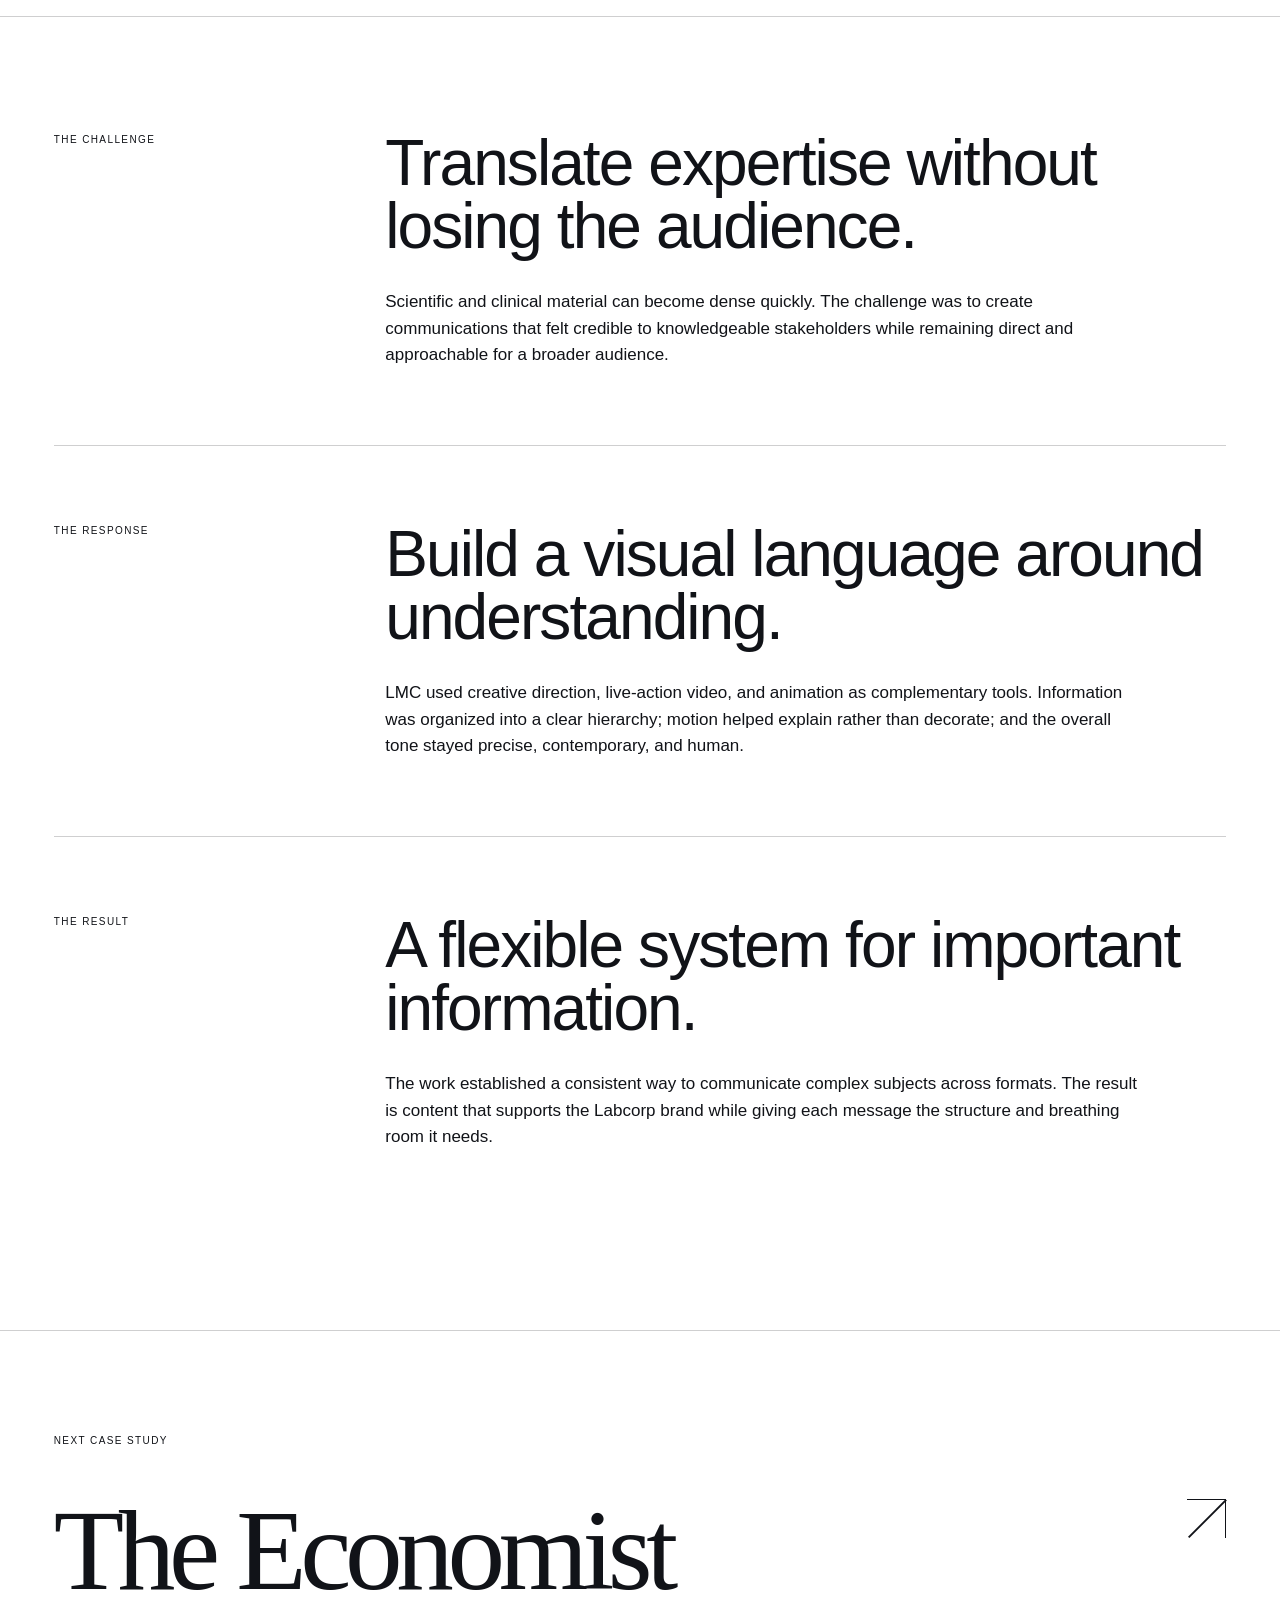
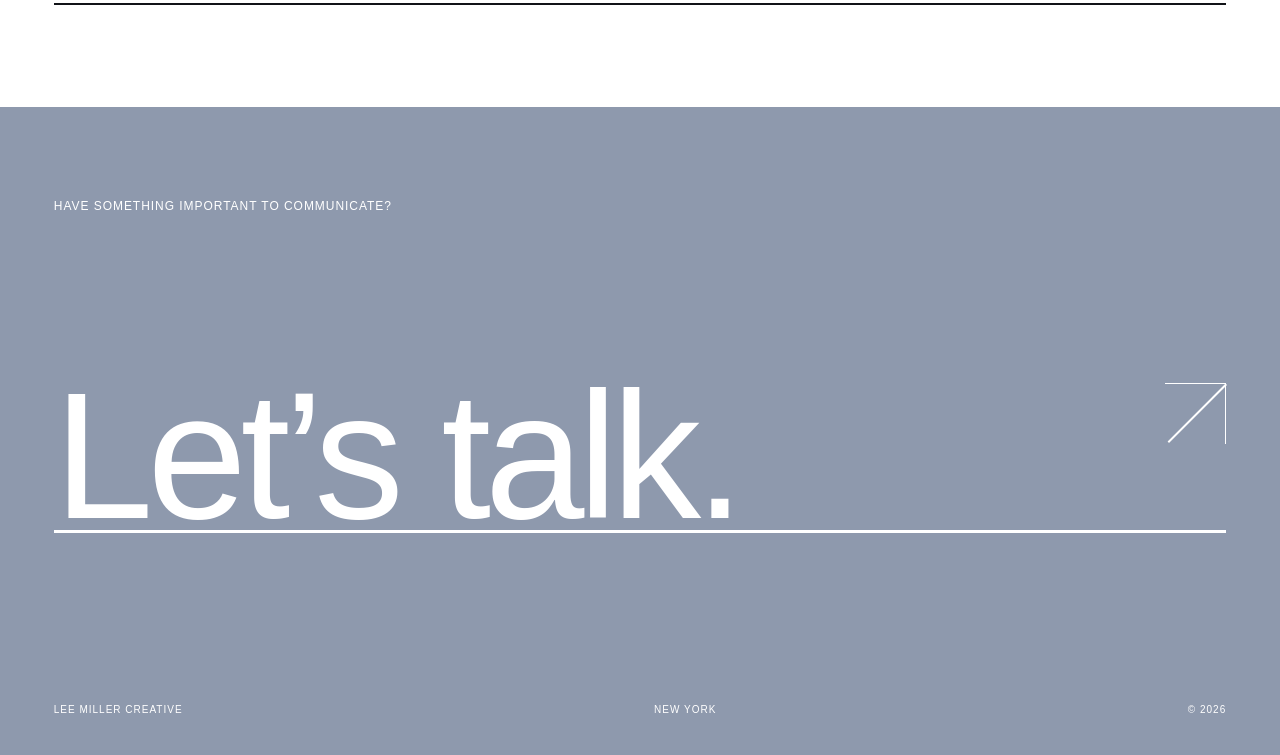
<file: work/labcorp/index.html>
<!DOCTYPE html><html lang="en"><head><meta charSet="utf-8"/><meta name="viewport" content="width=device-width, initial-scale=1"/><link rel="preload" href="../../assets/lmc-logo.png" as="image"/><link rel="preload" href="../../assets/scene-lab-v2.jpg" as="image"/><link rel="stylesheet" href="../../_next/static/css/index.D5PlFZfP.css"/><title>Labcorp Case Study | Lee Miller Creative</title><meta name="description" content="Creative direction, video, and animation for clear clinical communications."></head><body><main class="case-study case-labcorp"><header class="masthead"><a class="brand" href="../../index.html" aria-label="Lee Miller Creative home"><img src="../../assets/lmc-logo.png" alt="Lee Miller Creative"/></a><nav aria-label="Primary navigation"><a href="../../index.html#work">Work</a><a href="../../index.html#clients">Clients</a><a href="../../index.html#about">About</a><a href="../../index.html#contact">Contact</a></nav></header><section class="case-hero"><div class="case-breadcrumb"><a href="../../index.html#work">Selected work</a><span>/</span><span>Labcorp</span></div><p class="case-discipline">Healthcare communications</p><h1>Making complex clinical information clear, human, and actionable.</h1><div class="case-hero-bottom"><p>Clinical communications have to do two things at once: honor the complexity of the subject and make it understandable to the people who need it. For Labcorp, LMC brought those demands together through clear creative direction, video, and animation.</p><div class="case-services"><span>Services</span><ul><li>Creative direction</li><li>Video production</li><li>Animation</li><li>Visual storytelling</li></ul></div></div></section><figure class="case-cover"><img src="../../assets/scene-lab-v2.jpg" alt="A scientist examining a clinical sample"/></figure><section class="case-overview"><p>Overview</p><div><h2>Clarity is part of the work.</h2><p>Healthcare audiences are asked to absorb unfamiliar information, evaluate its relevance, and decide what to do next. The creative cannot simply look polished. It has to reduce friction, establish trust, and help the message land without oversimplifying it.</p></div></section><section class="case-video" aria-label="Labcorp Patient Access video"><div class="case-video-heading"><p>Selected film</p><p>Selected Labcorp Patient Access film</p></div><div class="case-video-frame"><iframe src="https://www.youtube-nocookie.com/embed/dzwfA9ppszM?rel=0" title="Labcorp Patient Access" loading="lazy" allow="accelerometer; autoplay; clipboard-write; encrypted-media; gyroscope; picture-in-picture; web-share" allowFullScreen=""></iframe></div></section><section class="case-sections"><article><p>The challenge</p><div><h2>Translate expertise without losing the audience.</h2><p>Scientific and clinical material can become dense quickly. The challenge was to create communications that felt credible to knowledgeable stakeholders while remaining direct and approachable for a broader audience.</p></div></article><article><p>The response</p><div><h2>Build a visual language around understanding.</h2><p>LMC used creative direction, live-action video, and animation as complementary tools. Information was organized into a clear hierarchy; motion helped explain rather than decorate; and the overall tone stayed precise, contemporary, and human.</p></div></article><article><p>The result</p><div><h2>A flexible system for important information.</h2><p>The work established a consistent way to communicate complex subjects across formats. The result is content that supports the Labcorp brand while giving each message the structure and breathing room it needs.</p></div></article></section><nav class="next-case" aria-label="Next case study"><p>Next case study</p><a href="../the-economist/index.html">The Economist<span class="link-arrow" aria-hidden="true"></span></a></nav><footer class="case-footer"><p>Have something important to communicate?</p><a href="mailto:info@leemillercreative.com">Let’s talk.<span class="link-arrow" aria-hidden="true"></span></a><div><span>Lee Miller Creative</span><span>New York</span><span>© 2026</span></div></footer></main></body></html>
</file>
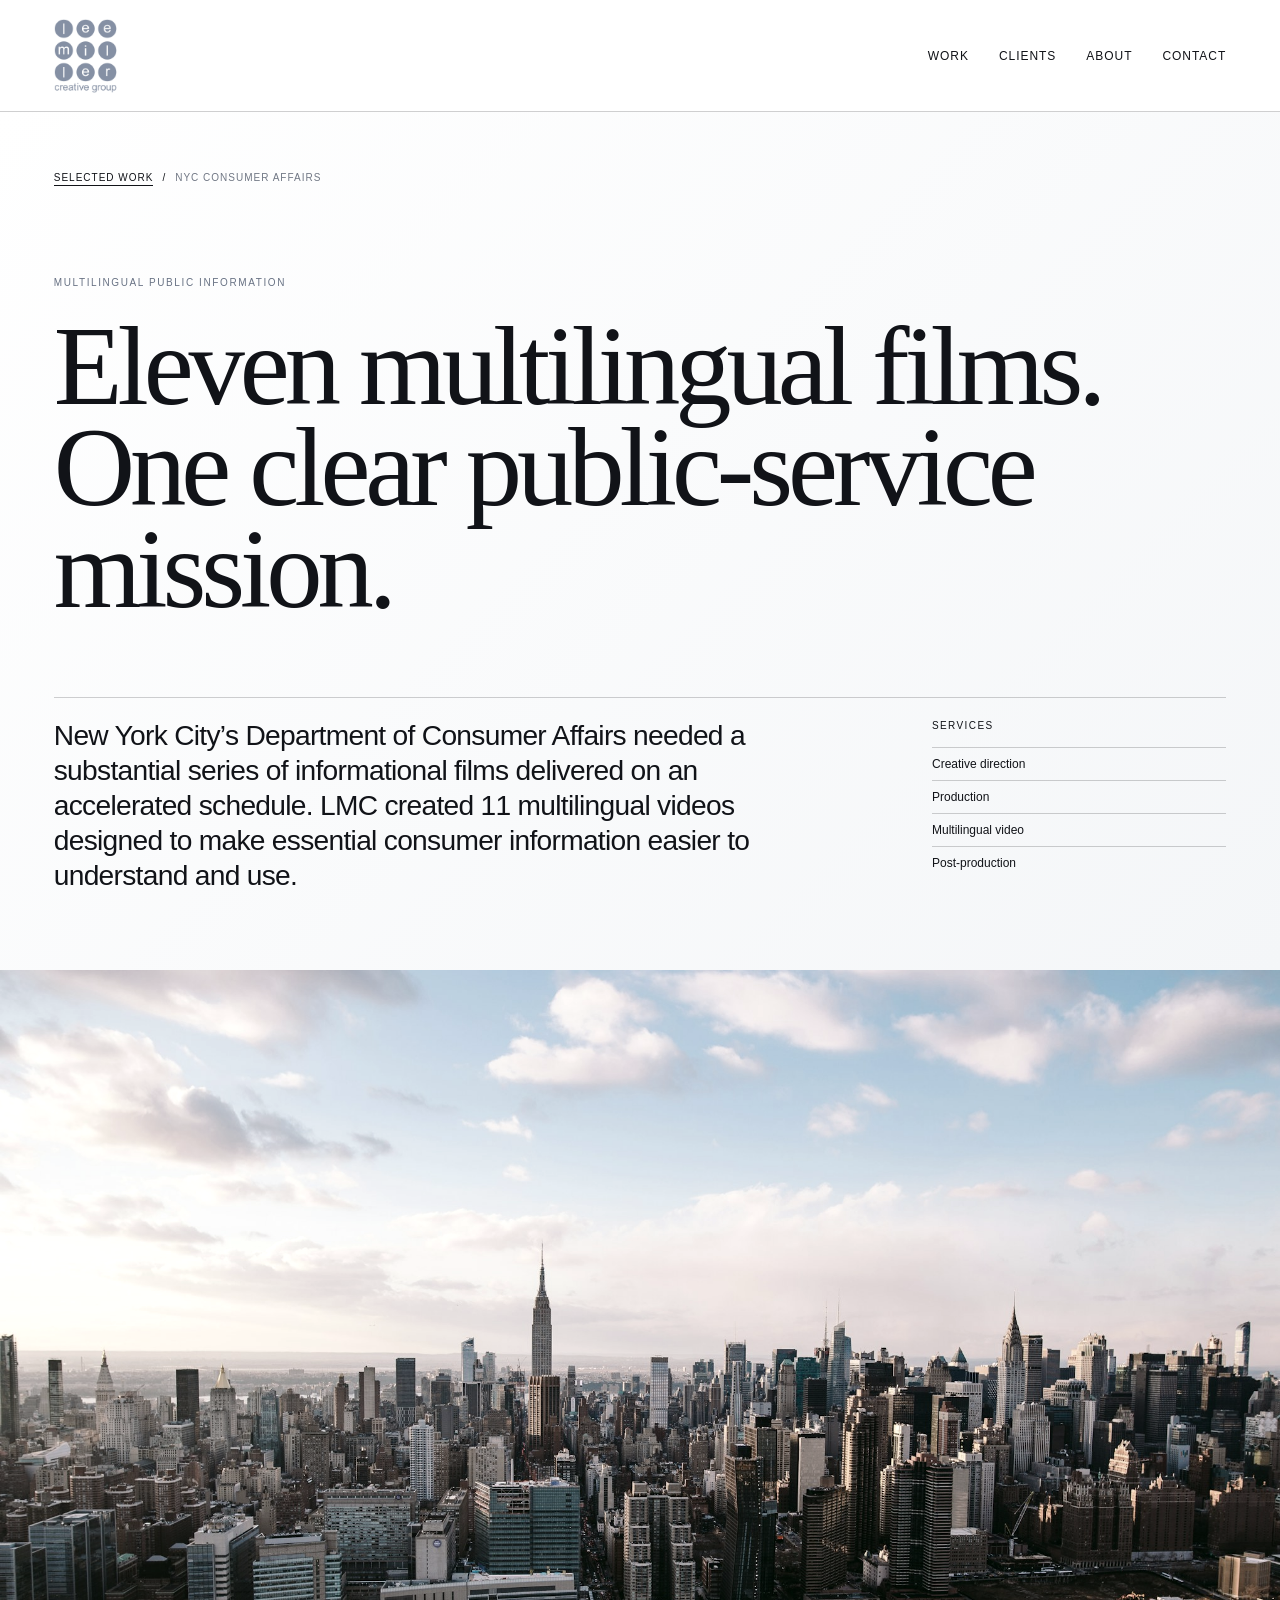
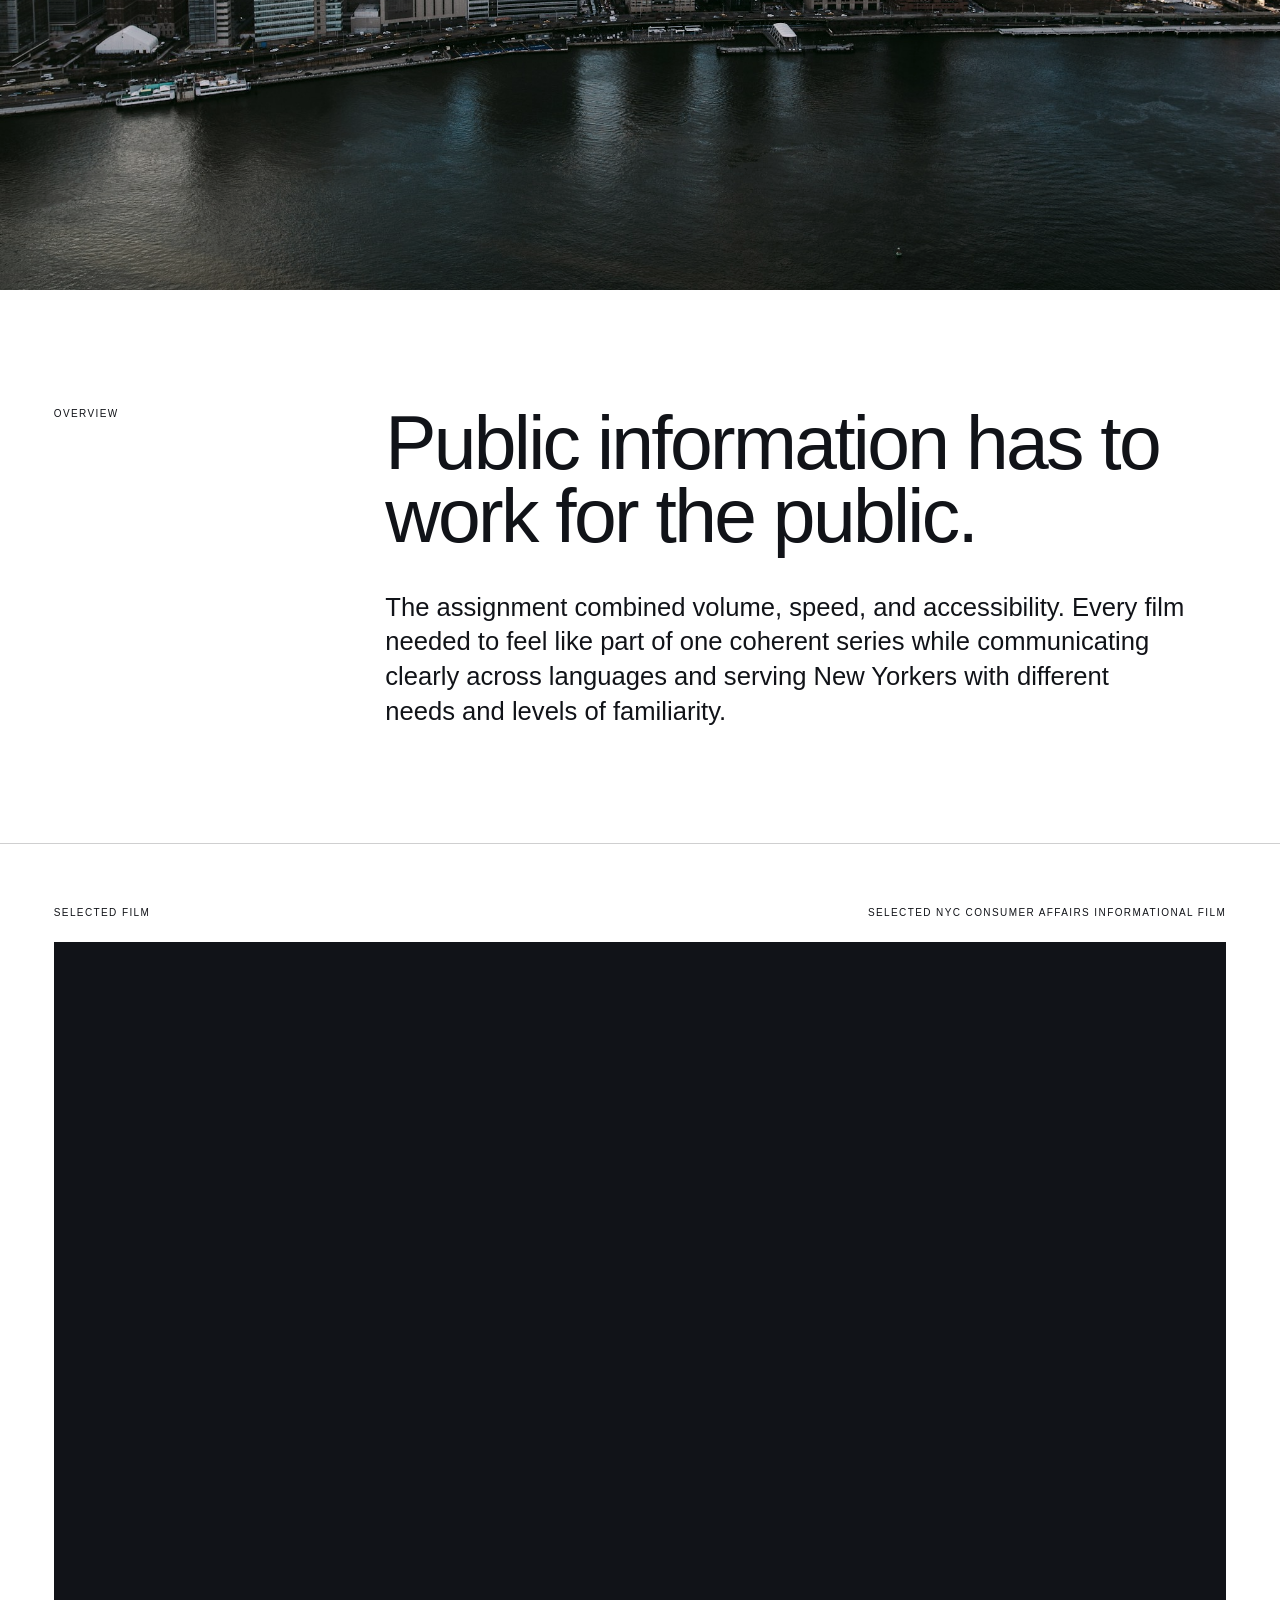
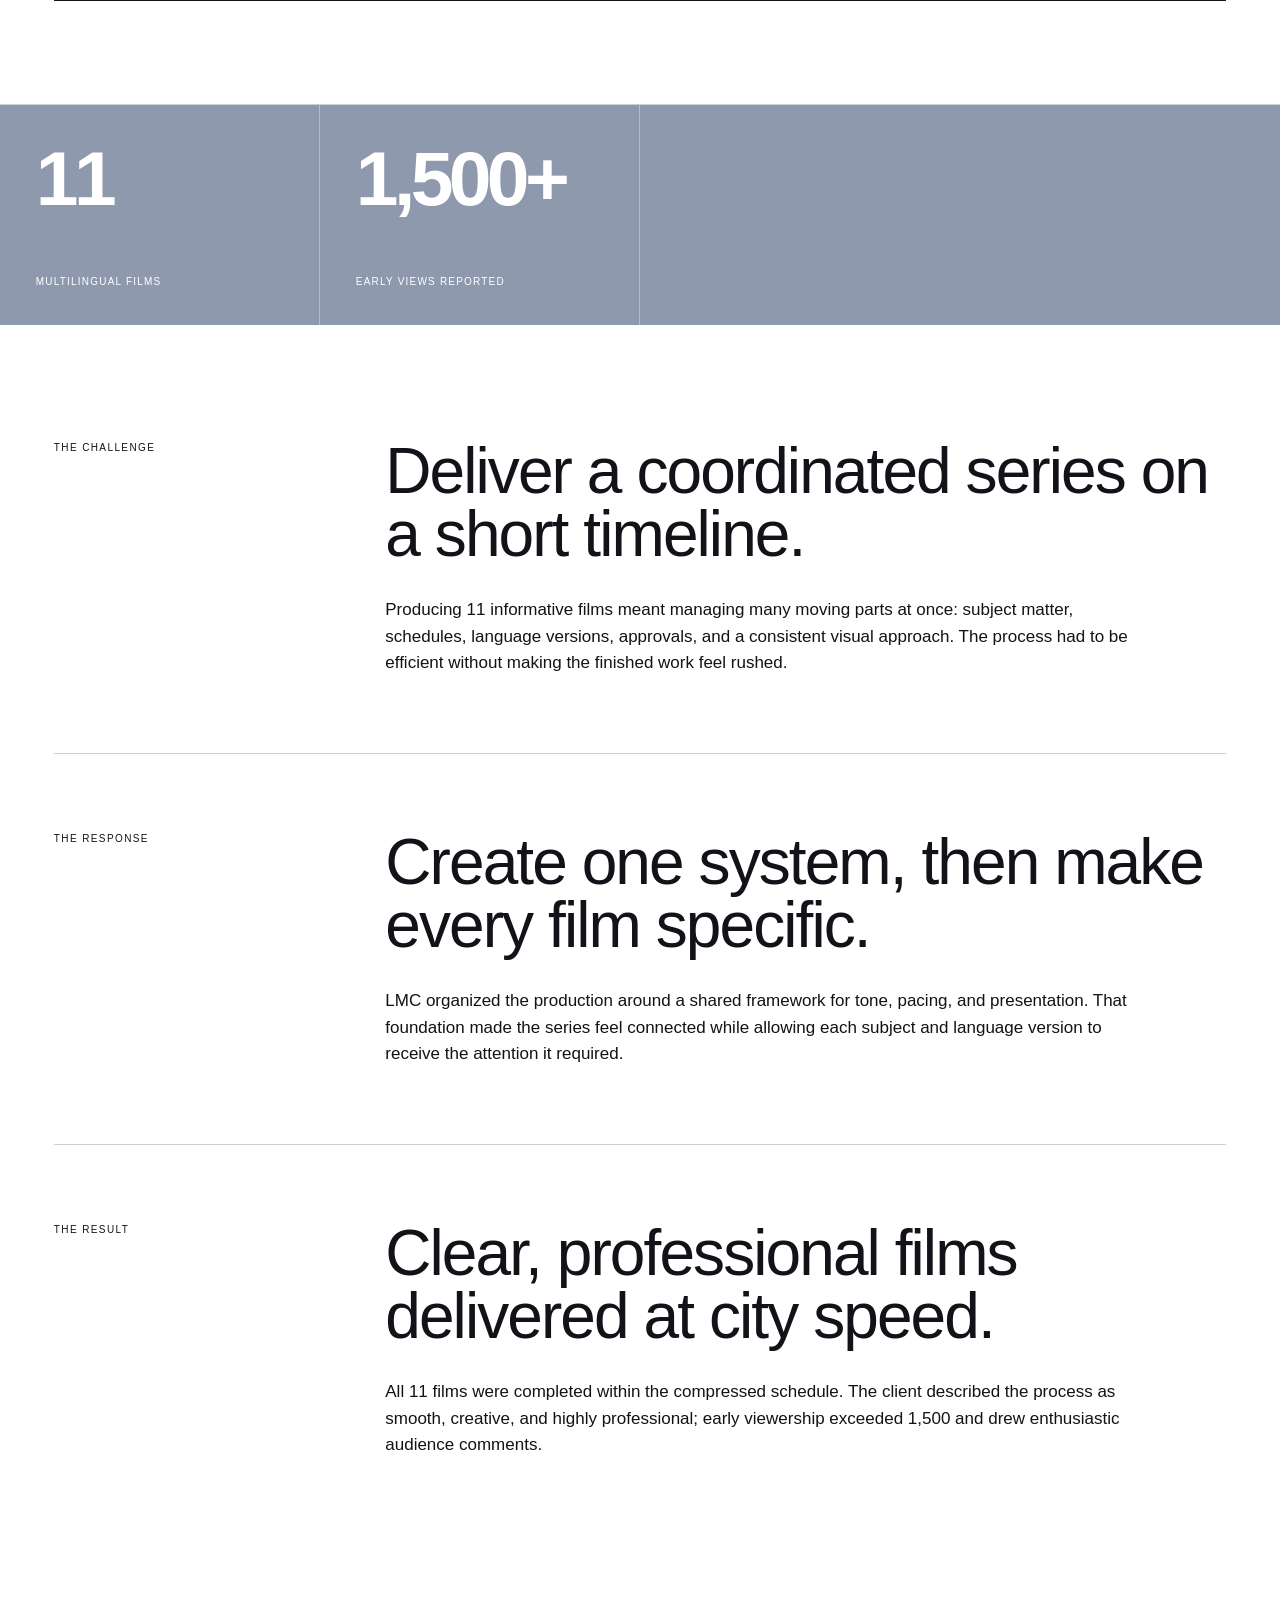
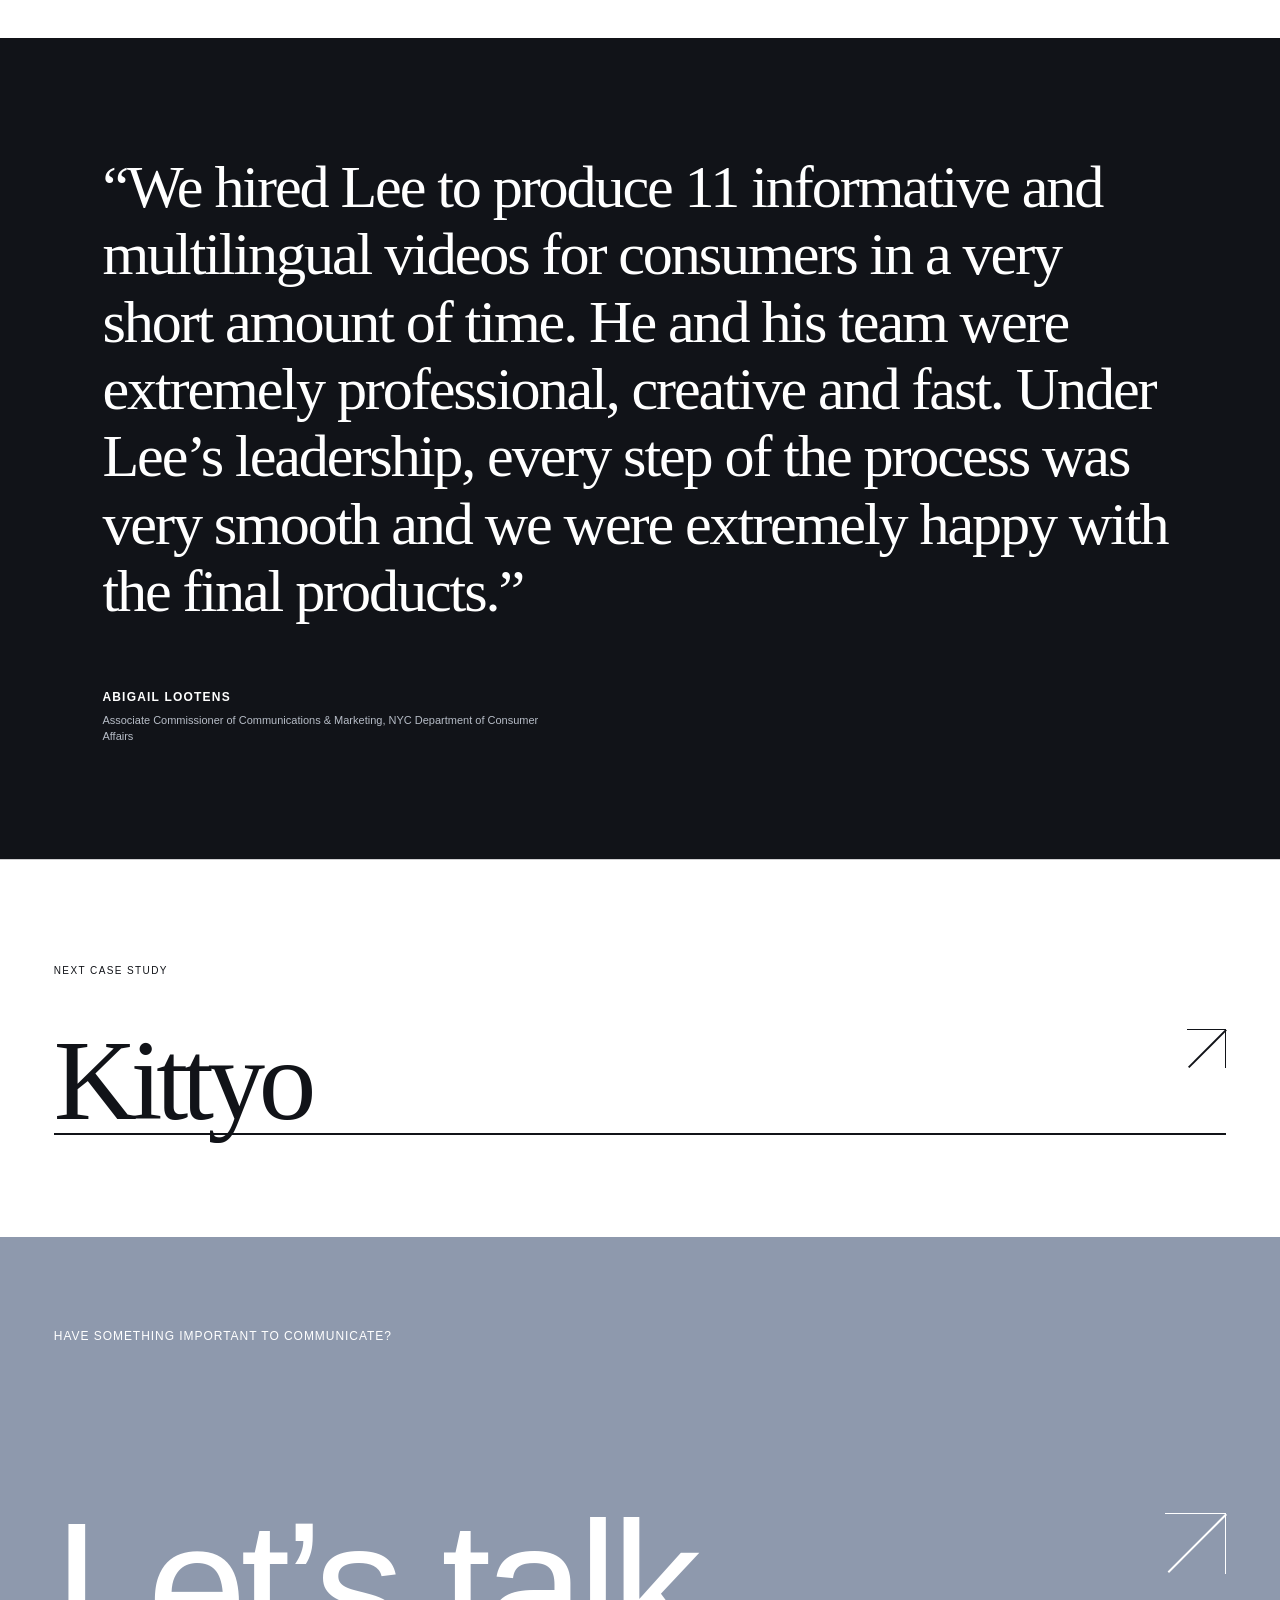
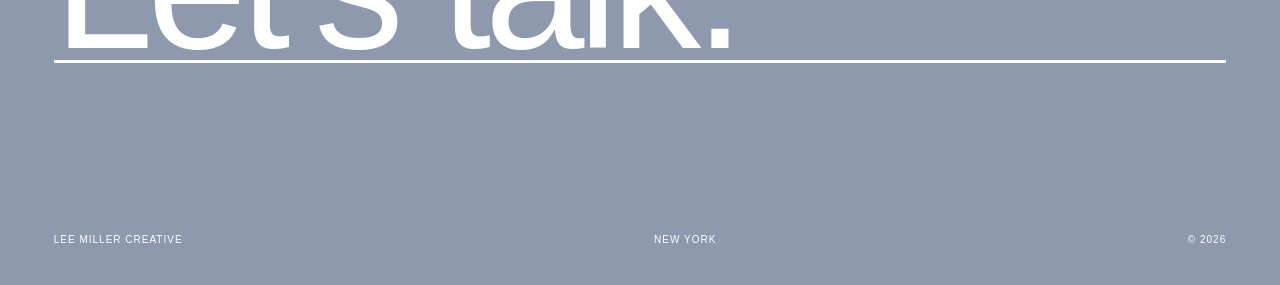
<file: work/nyc-consumer-affairs/index.html>
<!DOCTYPE html><html lang="en"><head><meta charSet="utf-8"/><meta name="viewport" content="width=device-width, initial-scale=1"/><link rel="preload" href="../../assets/lmc-logo.png" as="image"/><link rel="preload" href="../../assets/scene-nyc.jpg" as="image"/><link rel="stylesheet" href="../../_next/static/css/index.D5PlFZfP.css"/><title>NYC Consumer Affairs Case Study | Lee Miller Creative</title><meta name="description" content="Eleven multilingual public-information films delivered on an accelerated schedule."></head><body><main class="case-study case-nyc-consumer-affairs"><header class="masthead"><a class="brand" href="../../index.html" aria-label="Lee Miller Creative home"><img src="../../assets/lmc-logo.png" alt="Lee Miller Creative"/></a><nav aria-label="Primary navigation"><a href="../../index.html#work">Work</a><a href="../../index.html#clients">Clients</a><a href="../../index.html#about">About</a><a href="../../index.html#contact">Contact</a></nav></header><section class="case-hero"><div class="case-breadcrumb"><a href="../../index.html#work">Selected work</a><span>/</span><span>NYC Consumer Affairs</span></div><p class="case-discipline">Multilingual public information</p><h1>Eleven multilingual films. One clear public-service mission.</h1><div class="case-hero-bottom"><p>New York City’s Department of Consumer Affairs needed a substantial series of informational films delivered on an accelerated schedule. LMC created 11 multilingual videos designed to make essential consumer information easier to understand and use.</p><div class="case-services"><span>Services</span><ul><li>Creative direction</li><li>Production</li><li>Multilingual video</li><li>Post-production</li></ul></div></div></section><figure class="case-cover"><img src="../../assets/scene-nyc.jpg" alt="The New York City skyline"/></figure><section class="case-overview"><p>Overview</p><div><h2>Public information has to work for the public.</h2><p>The assignment combined volume, speed, and accessibility. Every film needed to feel like part of one coherent series while communicating clearly across languages and serving New Yorkers with different needs and levels of familiarity.</p></div></section><section class="case-video" aria-label="NYC Department of Consumer Affairs video"><div class="case-video-heading"><p>Selected film</p><p>Selected NYC Consumer Affairs informational film</p></div><div class="case-video-frame"><iframe src="https://www.youtube-nocookie.com/embed/hSksksJxZPw?rel=0" title="NYC Department of Consumer Affairs" loading="lazy" allow="accelerometer; autoplay; clipboard-write; encrypted-media; gyroscope; picture-in-picture; web-share" allowFullScreen=""></iframe></div></section><section class="case-proof" aria-label="Project results"><div><strong>11</strong><span>multilingual films</span></div><div><strong>1,500+</strong><span>early views reported</span></div></section><section class="case-sections"><article><p>The challenge</p><div><h2>Deliver a coordinated series on a short timeline.</h2><p>Producing 11 informative films meant managing many moving parts at once: subject matter, schedules, language versions, approvals, and a consistent visual approach. The process had to be efficient without making the finished work feel rushed.</p></div></article><article><p>The response</p><div><h2>Create one system, then make every film specific.</h2><p>LMC organized the production around a shared framework for tone, pacing, and presentation. That foundation made the series feel connected while allowing each subject and language version to receive the attention it required.</p></div></article><article><p>The result</p><div><h2>Clear, professional films delivered at city speed.</h2><p>All 11 films were completed within the compressed schedule. The client described the process as smooth, creative, and highly professional; early viewership exceeded 1,500 and drew enthusiastic audience comments.</p></div></article></section><figure class="case-quote"><blockquote>“<!-- -->We hired Lee to produce 11 informative and multilingual videos for consumers in a very short amount of time. He and his team were extremely professional, creative and fast. Under Lee’s leadership, every step of the process was very smooth and we were extremely happy with the final products.<!-- -->”</blockquote><figcaption><strong>Abigail Lootens</strong><span>Associate Commissioner of Communications &amp; Marketing, NYC Department of Consumer Affairs</span></figcaption></figure><nav class="next-case" aria-label="Next case study"><p>Next case study</p><a href="../kittyo/index.html">Kittyo<span class="link-arrow" aria-hidden="true"></span></a></nav><footer class="case-footer"><p>Have something important to communicate?</p><a href="mailto:info@leemillercreative.com">Let’s talk.<span class="link-arrow" aria-hidden="true"></span></a><div><span>Lee Miller Creative</span><span>New York</span><span>© 2026</span></div></footer></main></body></html>
</file>
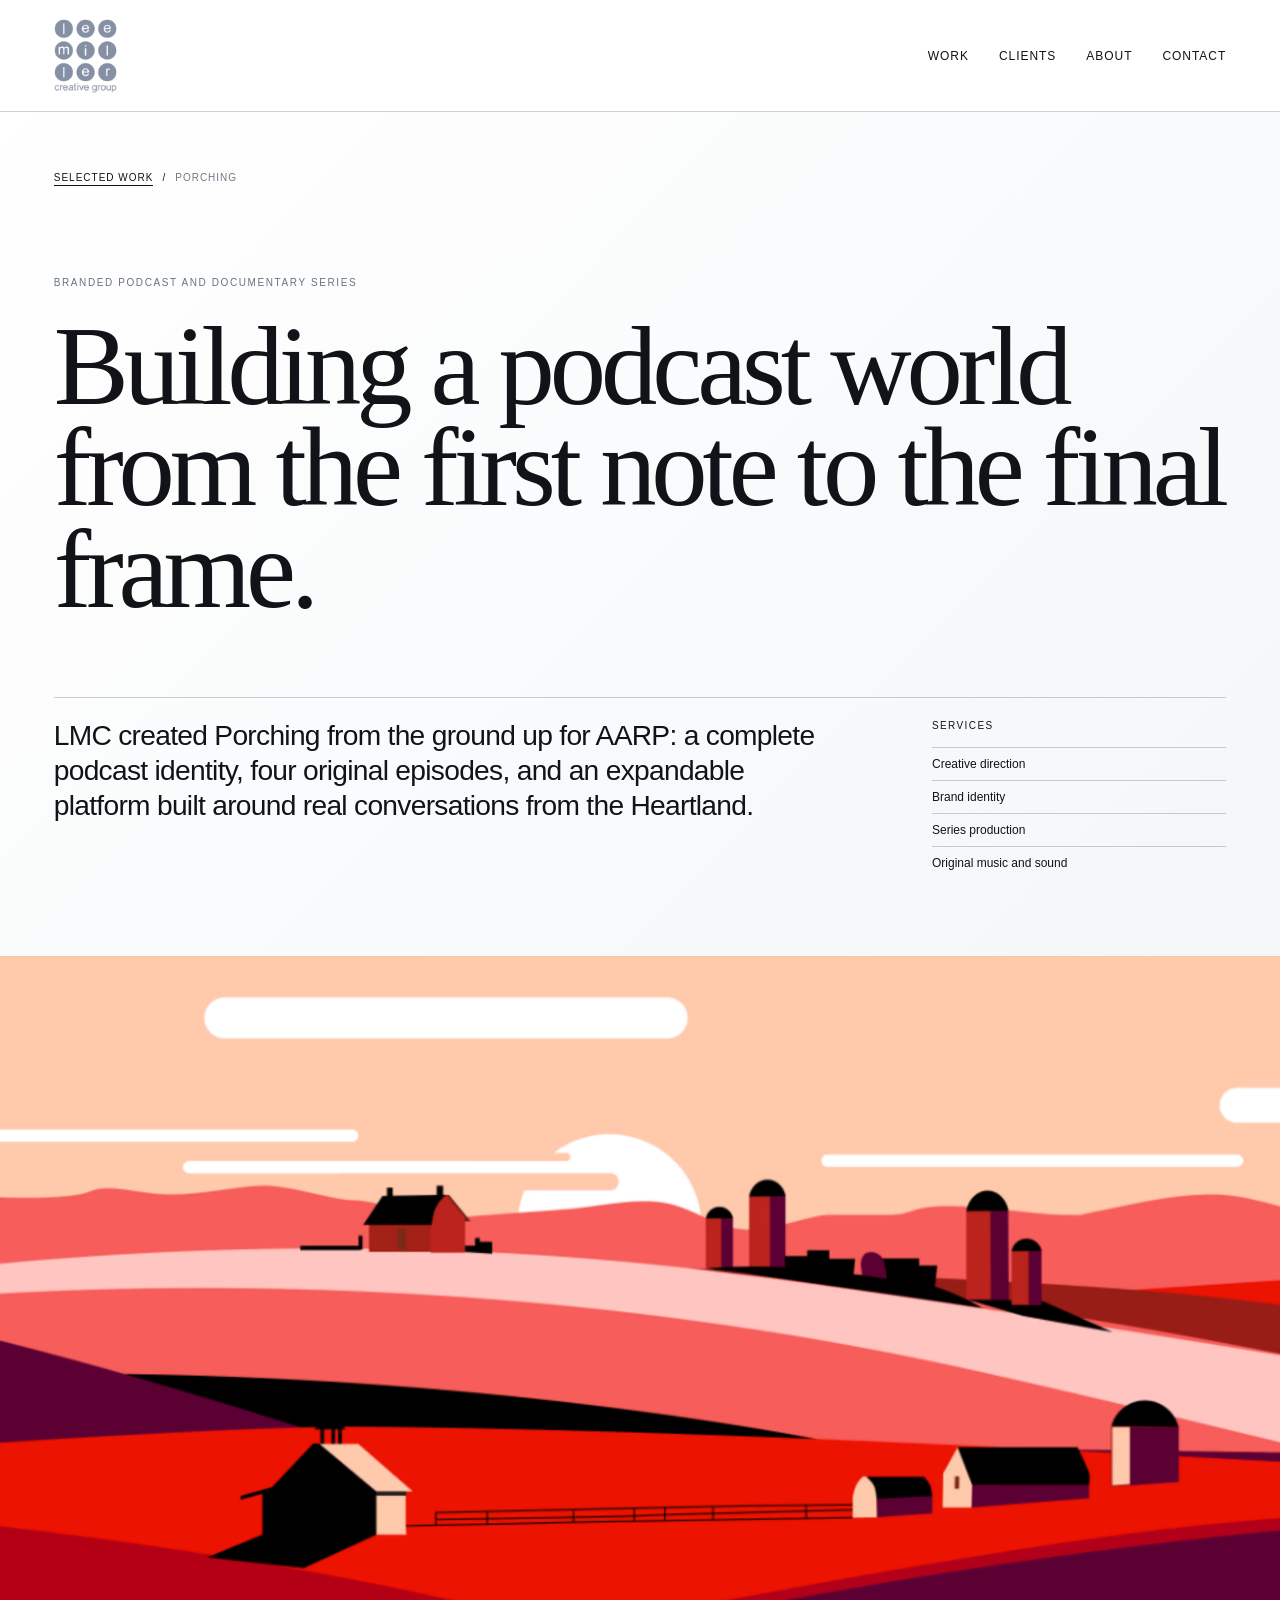
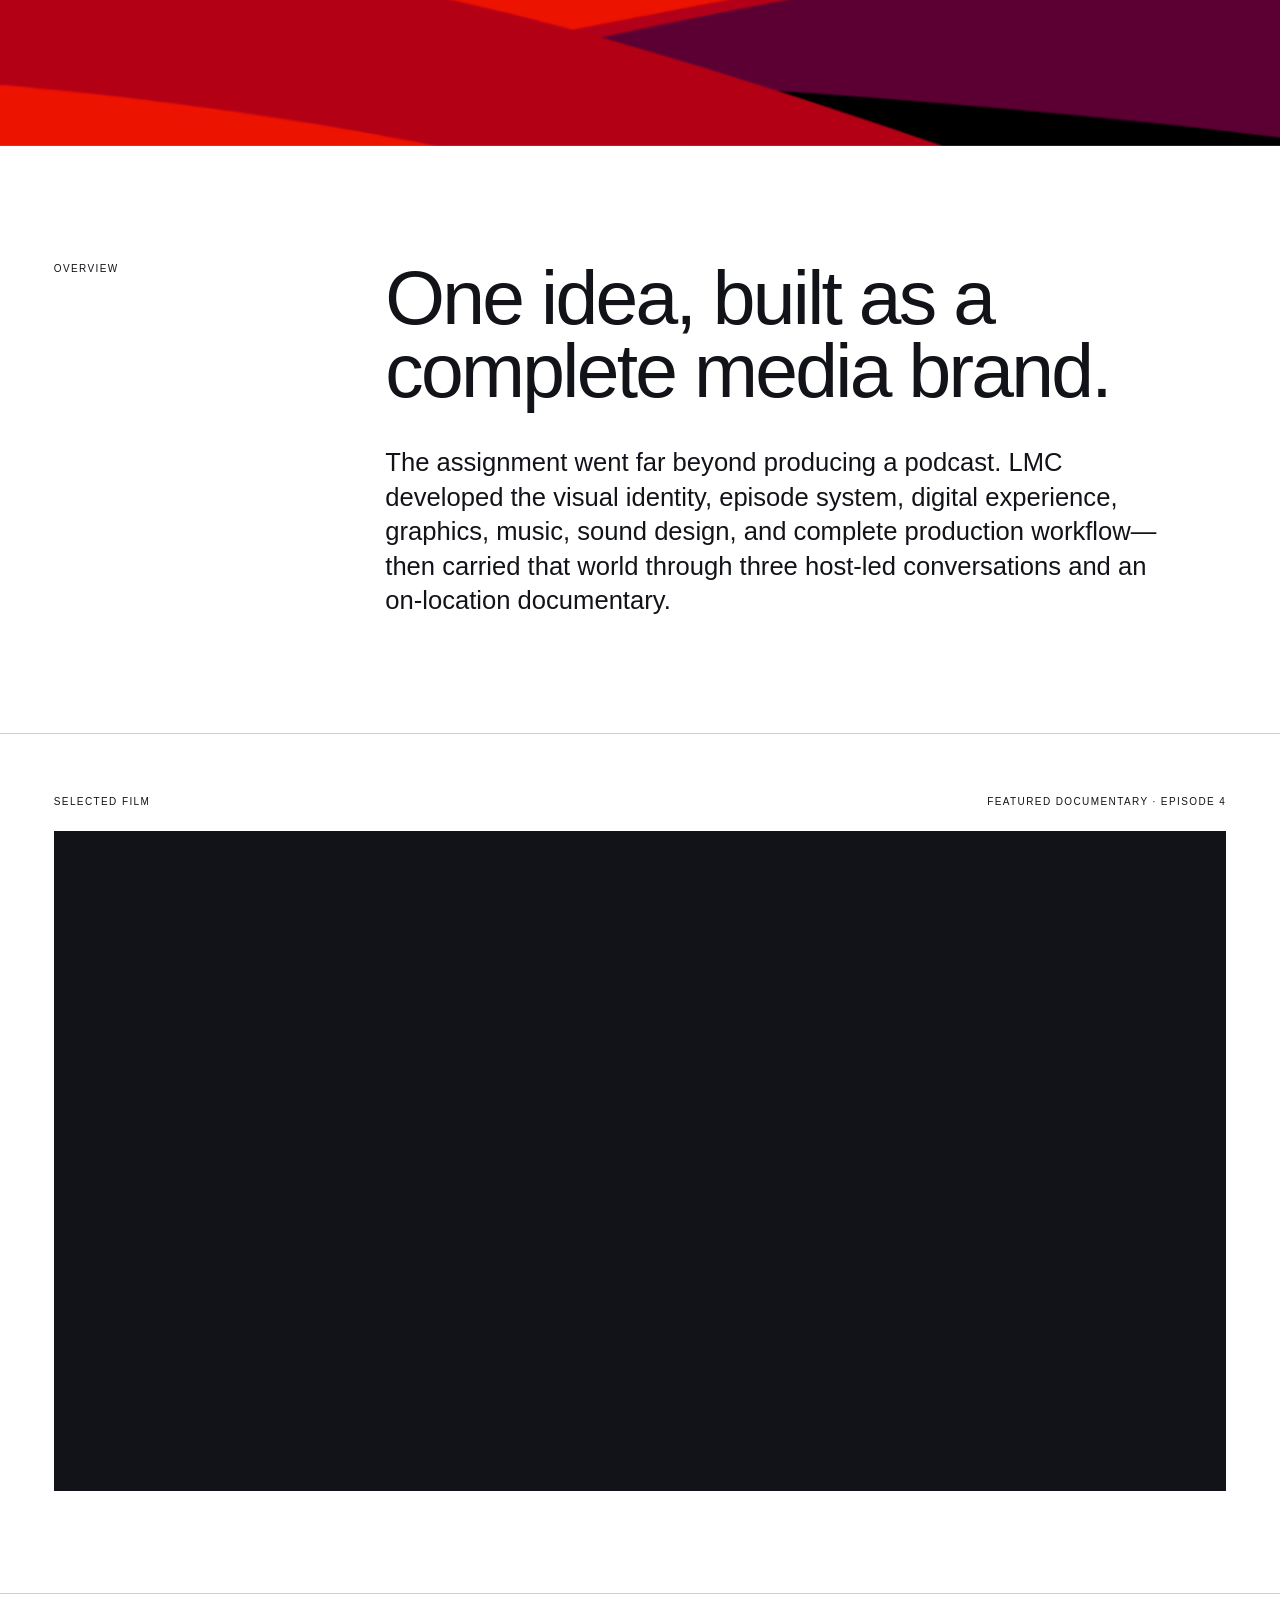
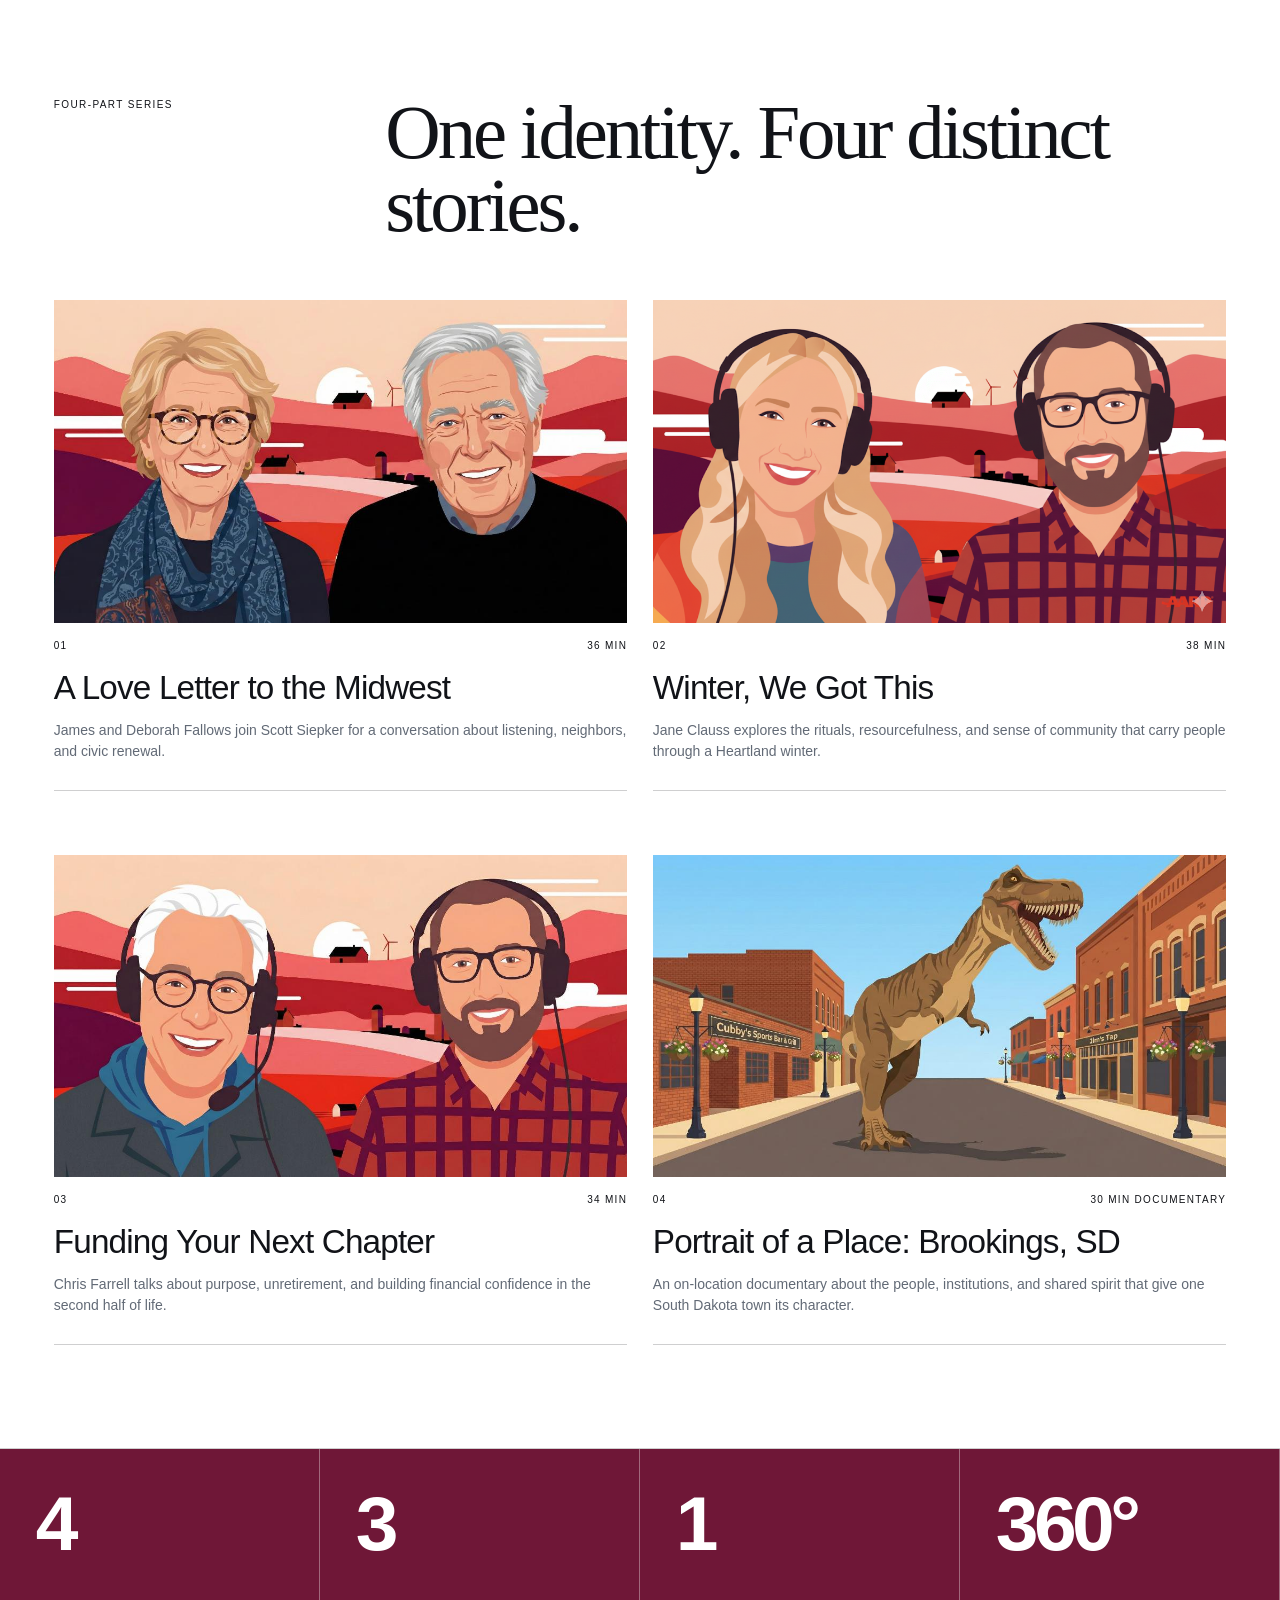
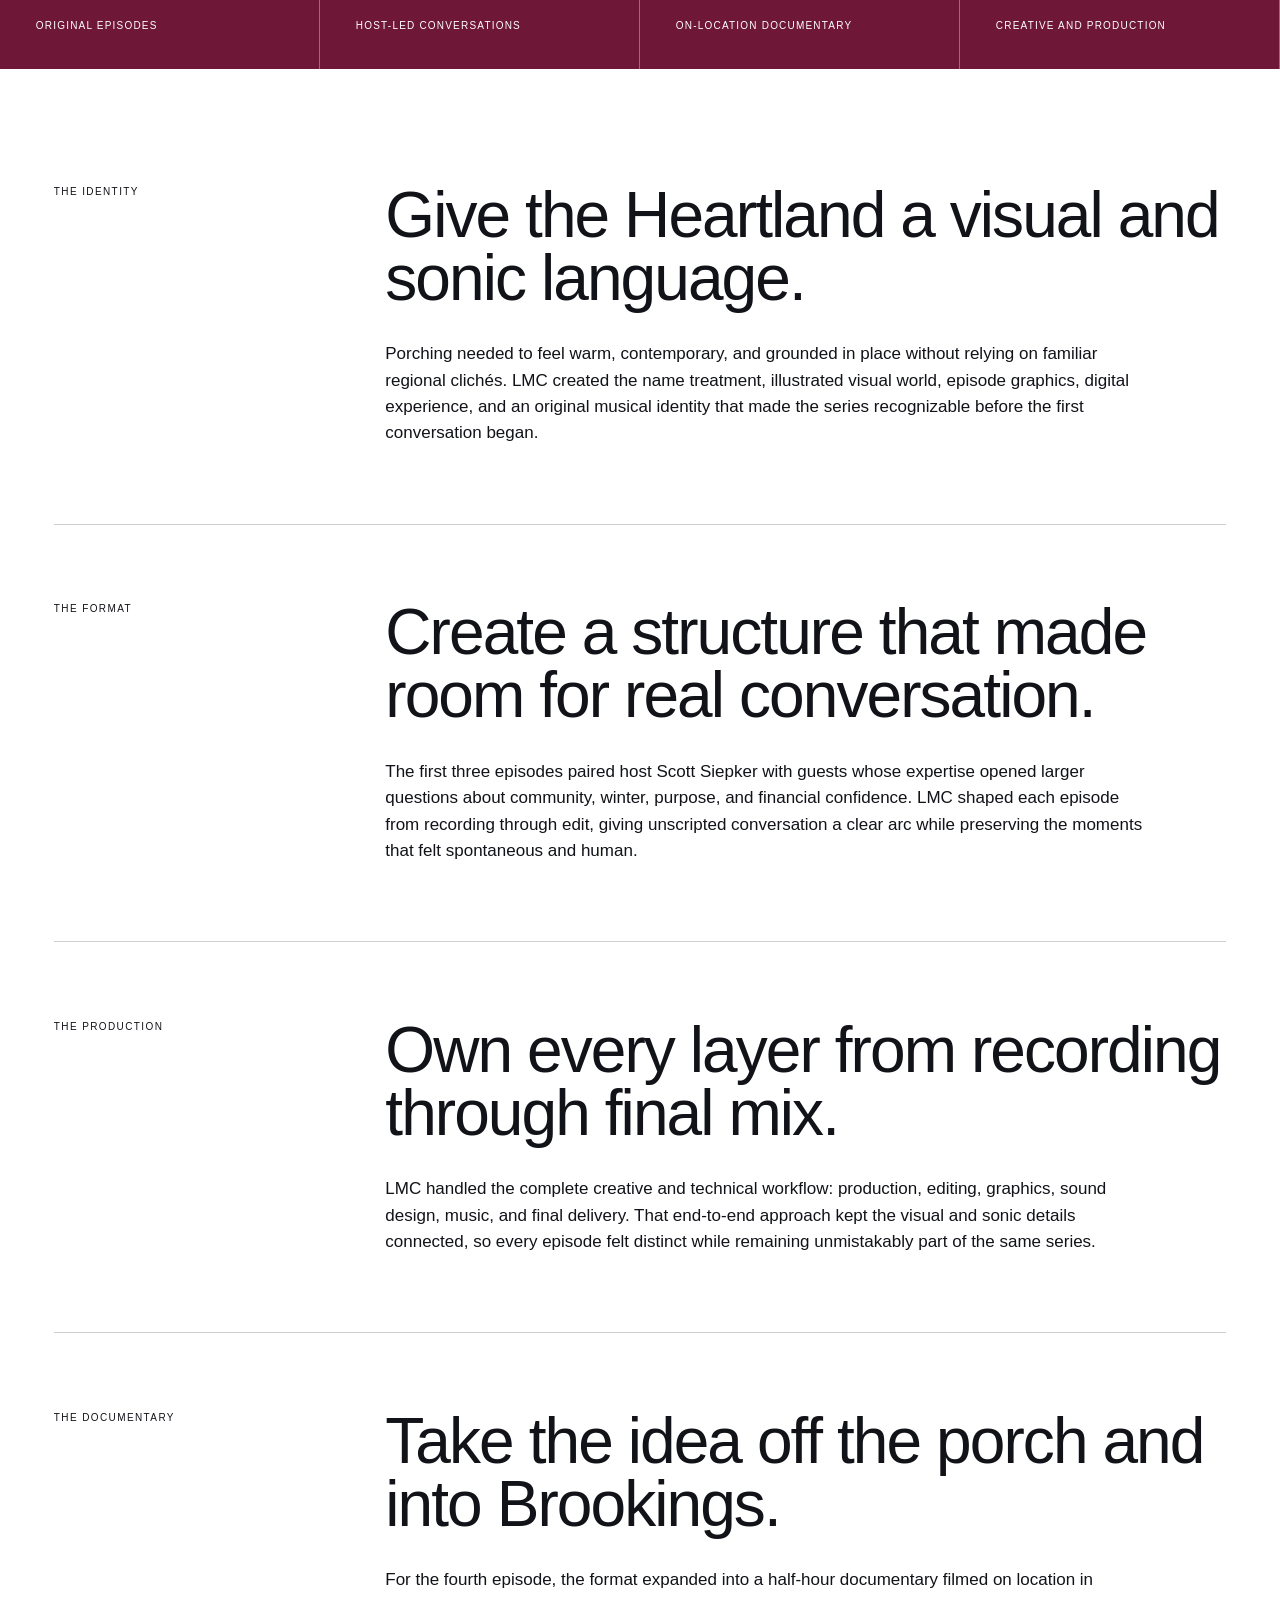
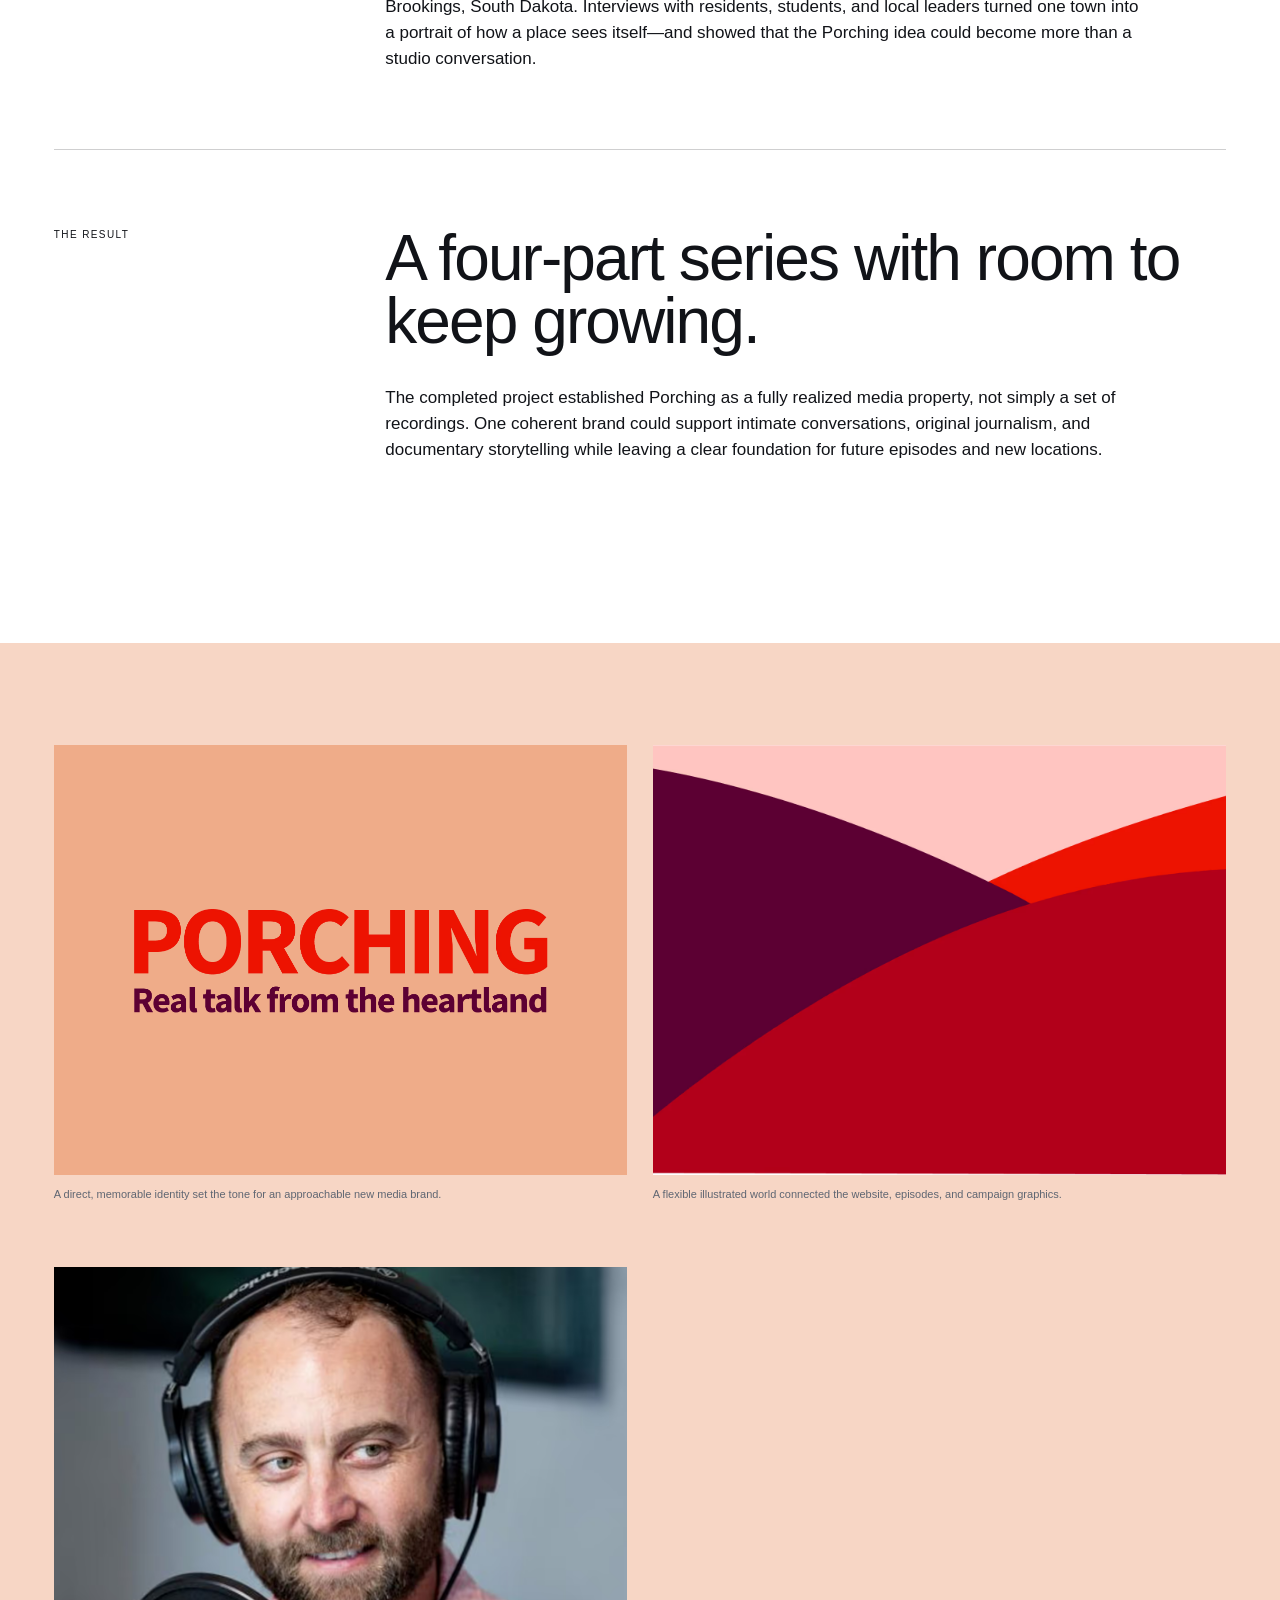
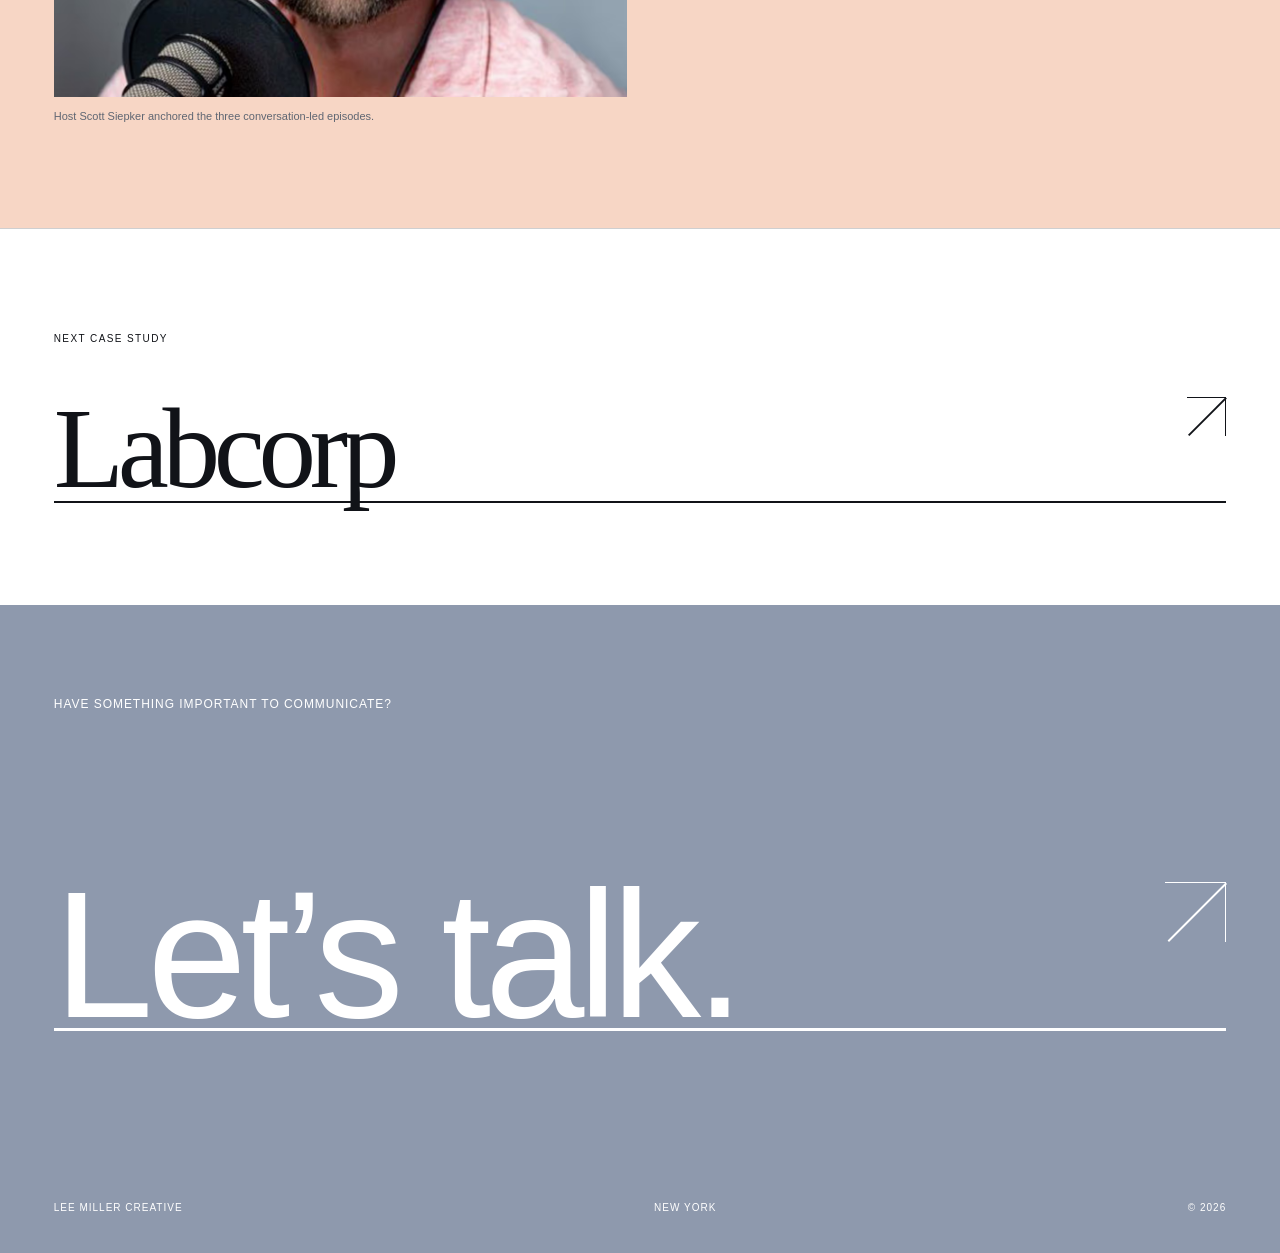
<file: work/porching/index.html>
<!DOCTYPE html><html lang="en"><head><meta charSet="utf-8"/><meta name="viewport" content="width=device-width, initial-scale=1"/><link rel="preload" href="../../assets/lmc-logo.png" as="image"/><link rel="preload" href="../../assets/porching/hero.avif" as="image"/><link rel="preload" href="../../assets/porching/episode-1.jpeg" as="image"/><link rel="preload" href="../../assets/porching/episode-2.png" as="image"/><link rel="preload" href="../../assets/porching/episode-3.jpeg" as="image"/><link rel="preload" href="../../assets/porching/episode-4.jpeg" as="image"/><link rel="preload" href="../../assets/porching/logo.avif" as="image"/><link rel="preload" href="../../assets/porching/brand-landscape.avif" as="image"/><link rel="preload" href="../../assets/porching/scott.avif" as="image"/><link rel="stylesheet" href="../../_next/static/css/index.D5PlFZfP.css"/><title>Porching — Lee Miller Creative</title><meta name="description" content="How LMC built Porching from the ground up: brand identity, podcast production, original music, and an on-location documentary."></head><body><main class="case-study case-porching"><header class="masthead"><a class="brand" href="../../index.html" aria-label="Lee Miller Creative home"><img src="../../assets/lmc-logo.png" alt="Lee Miller Creative"/></a><nav aria-label="Primary navigation"><a href="../../index.html#work">Work</a><a href="../../index.html#clients">Clients</a><a href="../../index.html#about">About</a><a href="../../index.html#contact">Contact</a></nav></header><section class="case-hero"><div class="case-breadcrumb"><a href="../../index.html#work">Selected work</a><span>/</span><span>Porching</span></div><p class="case-discipline">Branded podcast and documentary series</p><h1>Building a podcast world from the first note to the final frame.</h1><div class="case-hero-bottom"><p>LMC created Porching from the ground up for AARP: a complete podcast identity, four original episodes, and an expandable platform built around real conversations from the Heartland.</p><div class="case-services"><span>Services</span><ul><li>Creative direction</li><li>Brand identity</li><li>Series production</li><li>Original music and sound</li></ul></div></div></section><figure class="case-cover"><img src="../../assets/porching/hero.avif" alt="An illustrated Heartland landscape created for the Porching podcast"/></figure><section class="case-overview"><p>Overview</p><div><h2>One idea, built as a complete media brand.</h2><p>The assignment went far beyond producing a podcast. LMC developed the visual identity, episode system, digital experience, graphics, music, sound design, and complete production workflow—then carried that world through three host-led conversations and an on-location documentary.</p></div></section><section class="case-video" aria-label="Portrait of a Place: Brookings, South Dakota video"><div class="case-video-heading"><p>Selected film</p><p>Featured documentary · Episode 4</p></div><div class="case-video-frame"><iframe src="https://www.youtube-nocookie.com/embed/-L0reQYzRdQ?rel=0" title="Portrait of a Place: Brookings, South Dakota" loading="lazy" allow="accelerometer; autoplay; clipboard-write; encrypted-media; gyroscope; picture-in-picture; web-share" allowFullScreen=""></iframe></div></section><section class="case-episodes" aria-labelledby="case-episodes-title"><div class="case-episodes-heading"><p>Four-part series</p><h2 id="case-episodes-title">One identity. Four distinct stories.</h2></div><div class="case-episode-grid"><article class="case-episode"><a href="https://youtu.be/YAAiPcS8Q8w" target="_blank" rel="noreferrer"><span class="case-episode-art"><img src="../../assets/porching/episode-1.jpeg" alt="Illustrated artwork for A Love Letter to the Midwest"/><span class="case-episode-watch">Watch episode<span class="link-arrow" aria-hidden="true"></span></span></span><span class="case-episode-meta"><span>01</span><span>36 min</span></span><h3>A Love Letter to the Midwest</h3><p>James and Deborah Fallows join Scott Siepker for a conversation about listening, neighbors, and civic renewal.</p></a></article><article class="case-episode"><a href="https://youtu.be/4T-SBxHGLQk" target="_blank" rel="noreferrer"><span class="case-episode-art"><img src="../../assets/porching/episode-2.png" alt="Illustrated artwork for Winter, We Got This"/><span class="case-episode-watch">Watch episode<span class="link-arrow" aria-hidden="true"></span></span></span><span class="case-episode-meta"><span>02</span><span>38 min</span></span><h3>Winter, We Got This</h3><p>Jane Clauss explores the rituals, resourcefulness, and sense of community that carry people through a Heartland winter.</p></a></article><article class="case-episode"><a href="https://youtu.be/USDBNBqzvcM" target="_blank" rel="noreferrer"><span class="case-episode-art"><img src="../../assets/porching/episode-3.jpeg" alt="Illustrated artwork for Funding Your Next Chapter"/><span class="case-episode-watch">Watch episode<span class="link-arrow" aria-hidden="true"></span></span></span><span class="case-episode-meta"><span>03</span><span>34 min</span></span><h3>Funding Your Next Chapter</h3><p>Chris Farrell talks about purpose, unretirement, and building financial confidence in the second half of life.</p></a></article><article class="case-episode"><a href="https://youtu.be/-L0reQYzRdQ" target="_blank" rel="noreferrer"><span class="case-episode-art"><img src="../../assets/porching/episode-4.jpeg" alt="Illustrated artwork for Portrait of a Place: Brookings, South Dakota"/><span class="case-episode-watch">Watch episode<span class="link-arrow" aria-hidden="true"></span></span></span><span class="case-episode-meta"><span>04</span><span>30 min documentary</span></span><h3>Portrait of a Place: Brookings, SD</h3><p>An on-location documentary about the people, institutions, and shared spirit that give one South Dakota town its character.</p></a></article></div></section><section class="case-proof" aria-label="Project results"><div><strong>4</strong><span>original episodes</span></div><div><strong>3</strong><span>host-led conversations</span></div><div><strong>1</strong><span>on-location documentary</span></div><div><strong>360°</strong><span>creative and production</span></div></section><section class="case-sections"><article><p>The identity</p><div><h2>Give the Heartland a visual and sonic language.</h2><p>Porching needed to feel warm, contemporary, and grounded in place without relying on familiar regional clichés. LMC created the name treatment, illustrated visual world, episode graphics, digital experience, and an original musical identity that made the series recognizable before the first conversation began.</p></div></article><article><p>The format</p><div><h2>Create a structure that made room for real conversation.</h2><p>The first three episodes paired host Scott Siepker with guests whose expertise opened larger questions about community, winter, purpose, and financial confidence. LMC shaped each episode from recording through edit, giving unscripted conversation a clear arc while preserving the moments that felt spontaneous and human.</p></div></article><article><p>The production</p><div><h2>Own every layer from recording through final mix.</h2><p>LMC handled the complete creative and technical workflow: production, editing, graphics, sound design, music, and final delivery. That end-to-end approach kept the visual and sonic details connected, so every episode felt distinct while remaining unmistakably part of the same series.</p></div></article><article><p>The documentary</p><div><h2>Take the idea off the porch and into Brookings.</h2><p>For the fourth episode, the format expanded into a half-hour documentary filmed on location in Brookings, South Dakota. Interviews with residents, students, and local leaders turned one town into a portrait of how a place sees itself—and showed that the Porching idea could become more than a studio conversation.</p></div></article><article><p>The result</p><div><h2>A four-part series with room to keep growing.</h2><p>The completed project established Porching as a fully realized media property, not simply a set of recordings. One coherent brand could support intimate conversations, original journalism, and documentary storytelling while leaving a clear foundation for future episodes and new locations.</p></div></article></section><section class="case-gallery " aria-label="Project gallery"><figure class="show-full porching-logo-frame"><img src="../../assets/porching/logo.avif" alt="The Porching podcast logo"/><figcaption>A direct, memorable identity set the tone for an approachable new media brand.</figcaption></figure><figure class=""><img src="../../assets/porching/brand-landscape.avif" alt="An illustrated rural landscape in the Porching visual system"/><figcaption>A flexible illustrated world connected the website, episodes, and campaign graphics.</figcaption></figure><figure class=""><img src="../../assets/porching/scott.avif" alt="Illustrated portrait of Porching host Scott Siepker"/><figcaption>Host Scott Siepker anchored the three conversation-led episodes.</figcaption></figure></section><nav class="next-case" aria-label="Next case study"><p>Next case study</p><a href="../labcorp/index.html">Labcorp<span class="link-arrow" aria-hidden="true"></span></a></nav><footer class="case-footer"><p>Have something important to communicate?</p><a href="mailto:info@leemillercreative.com">Let’s talk.<span class="link-arrow" aria-hidden="true"></span></a><div><span>Lee Miller Creative</span><span>New York</span><span>© 2026</span></div></footer></main></body></html>
</file>
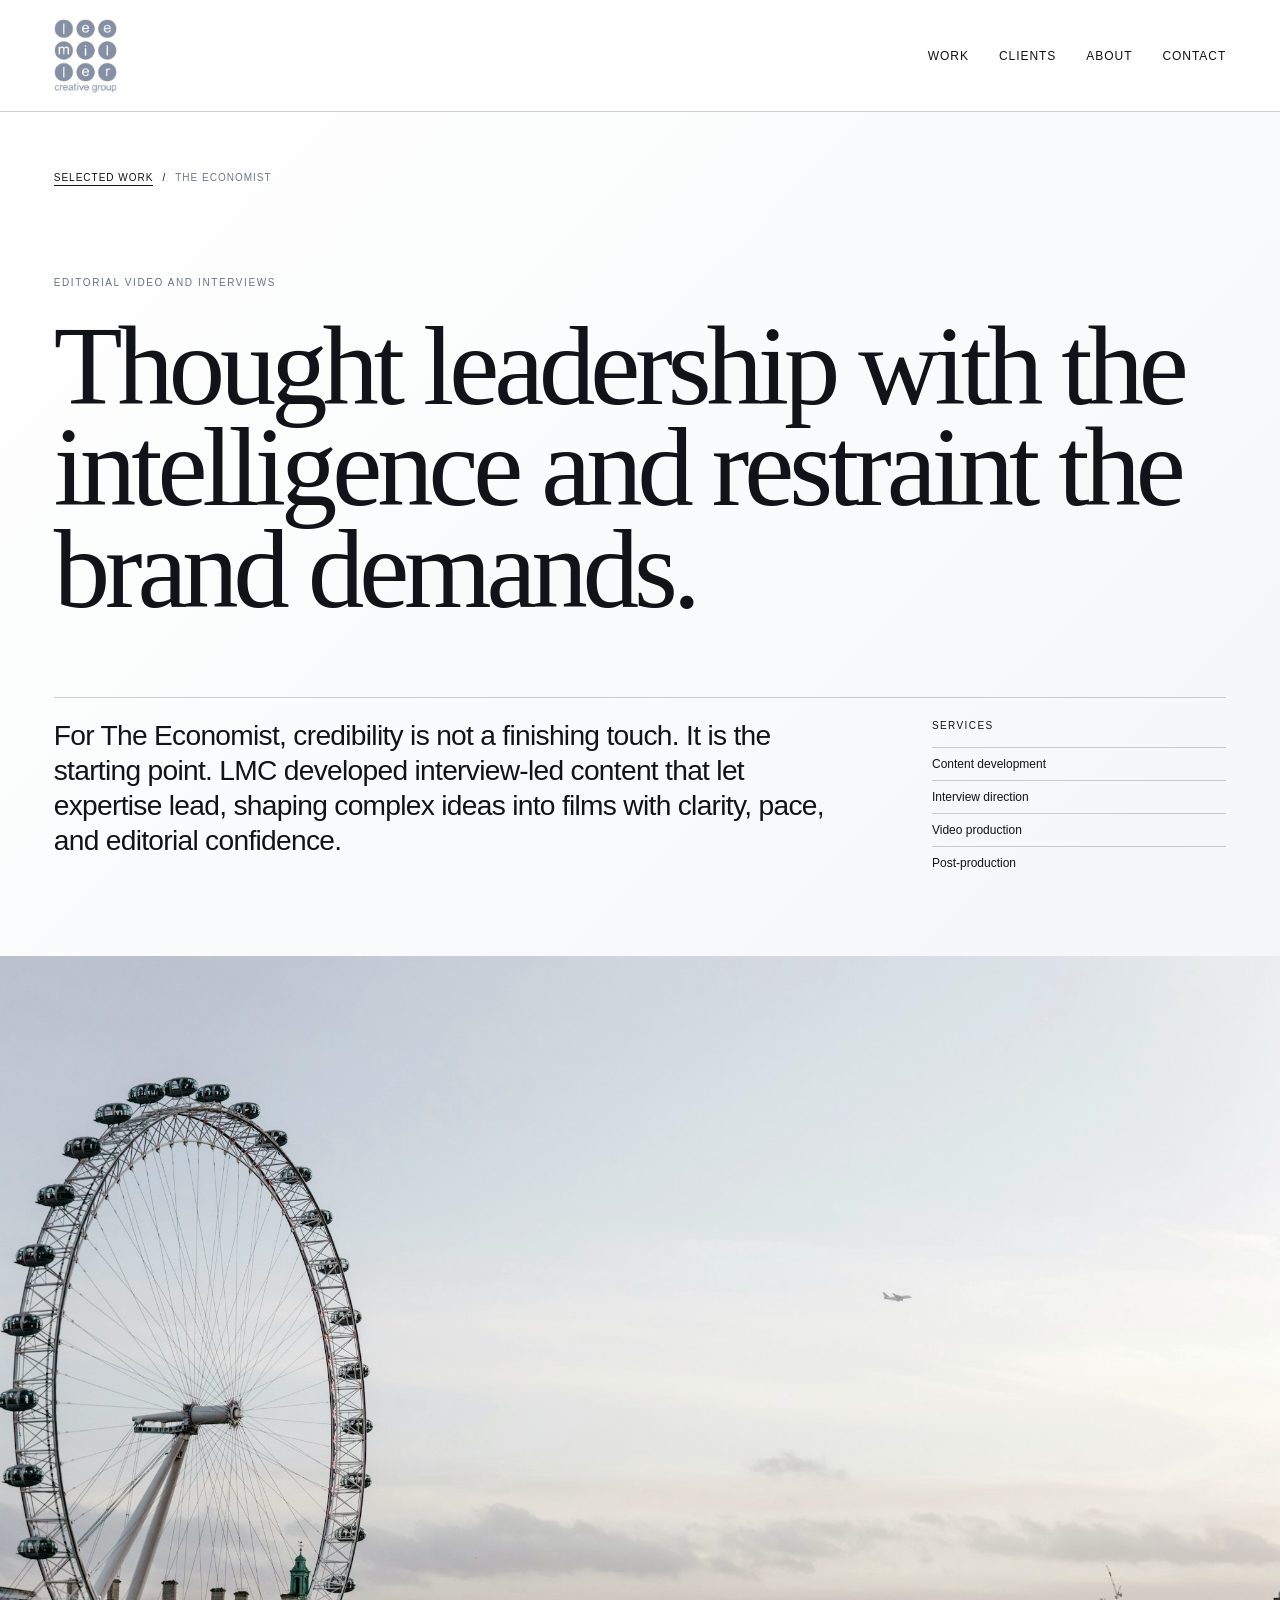
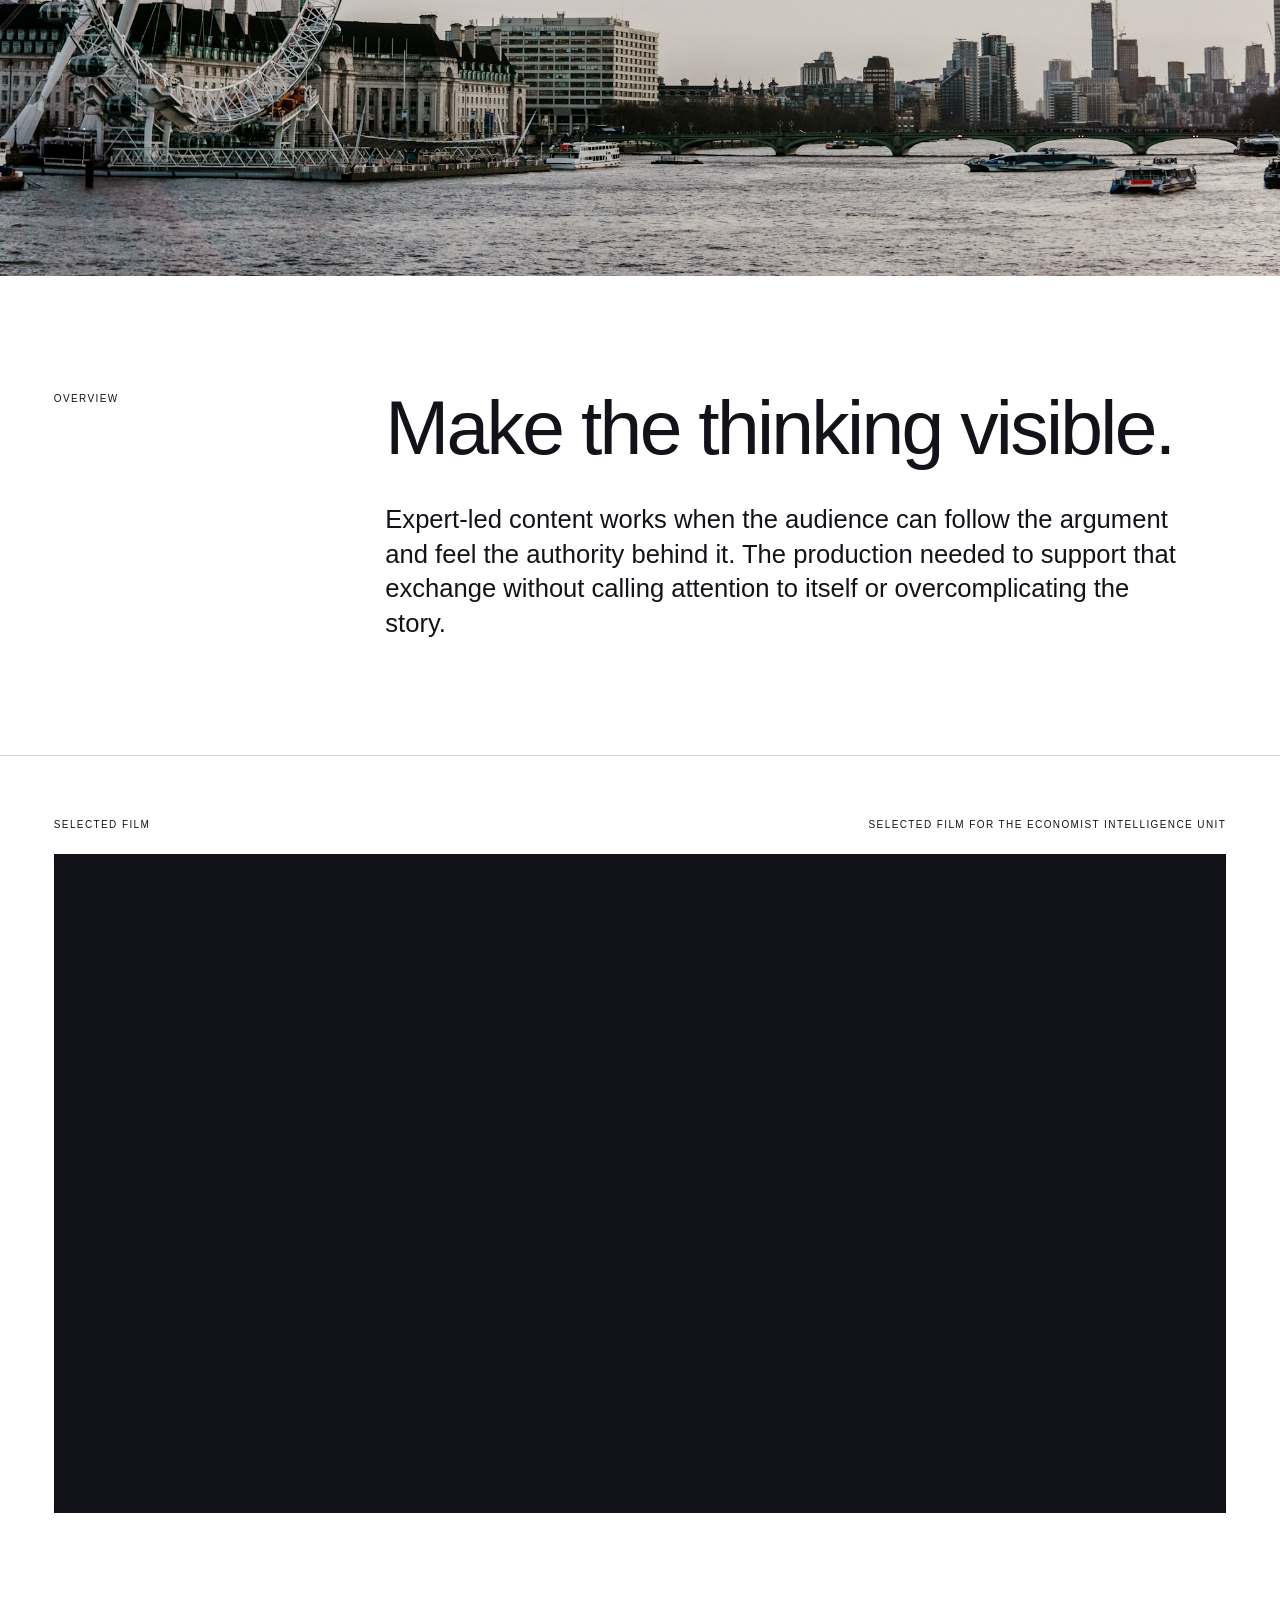
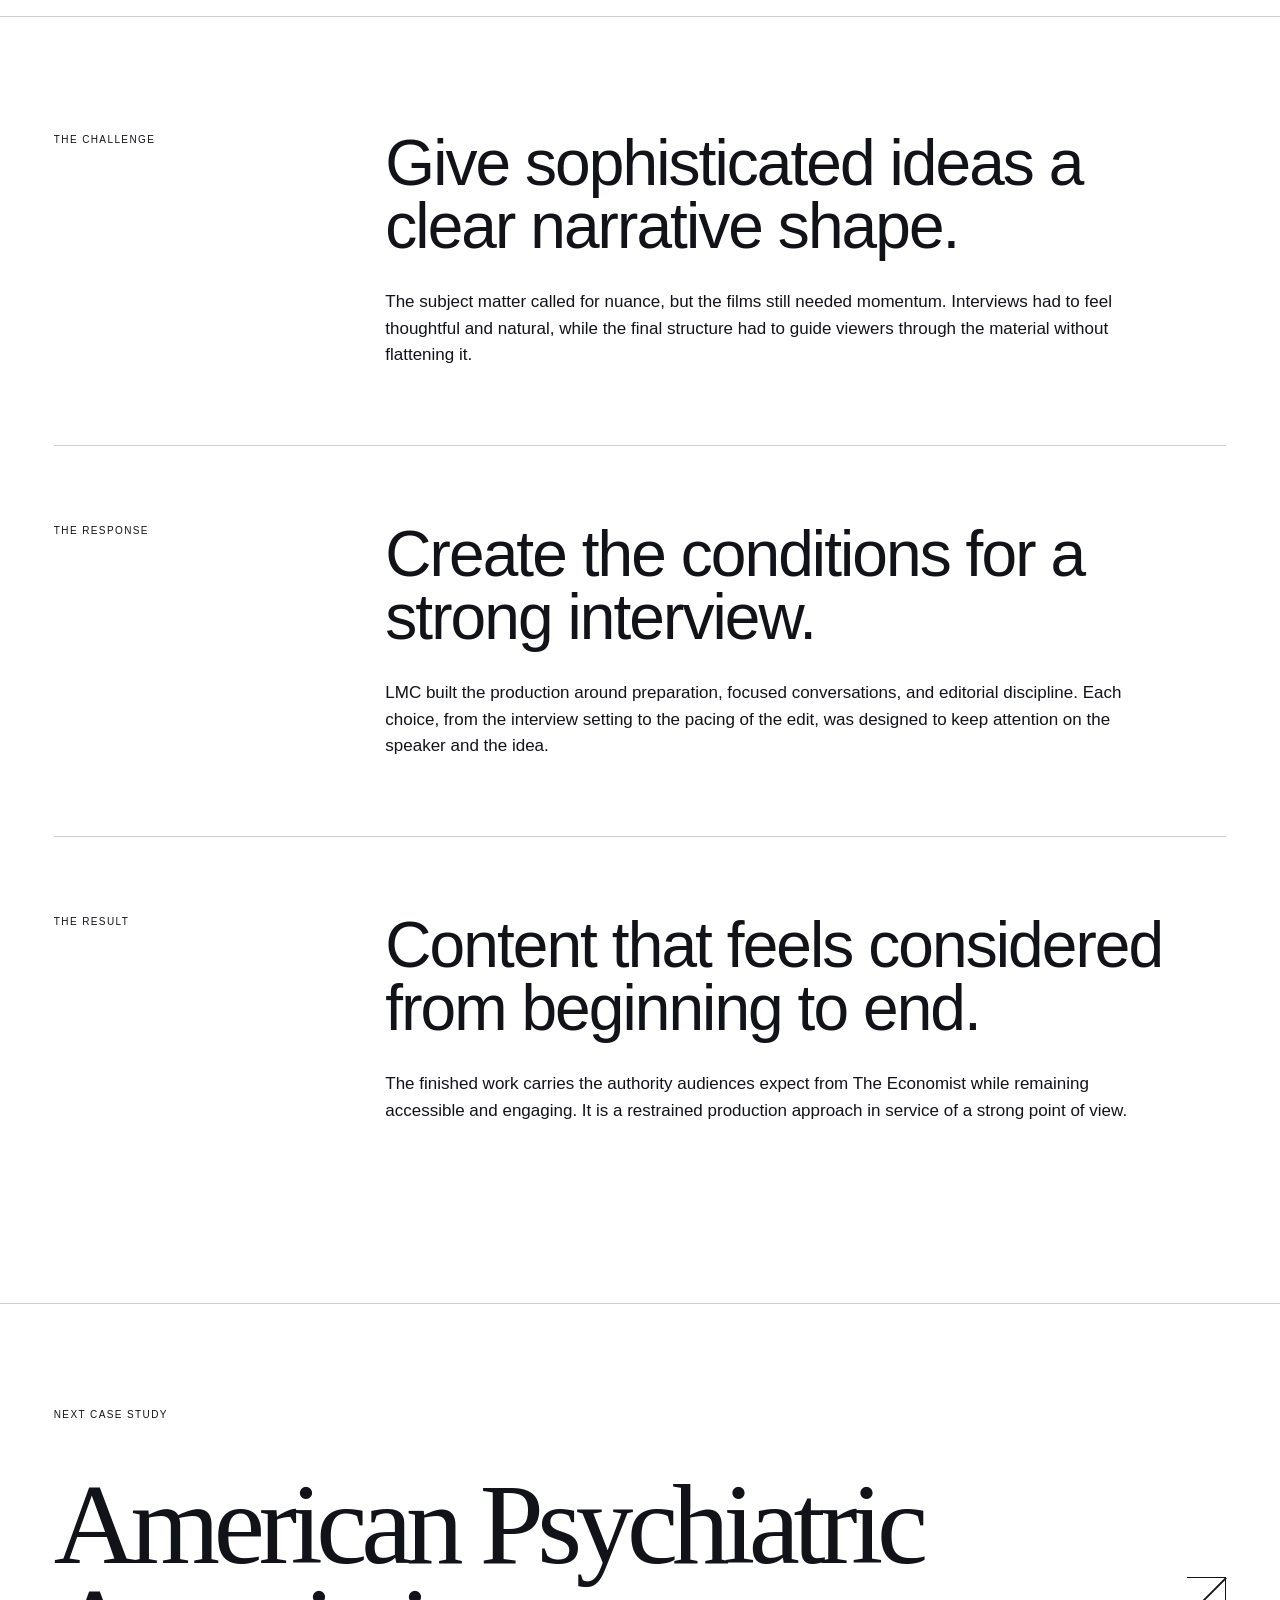
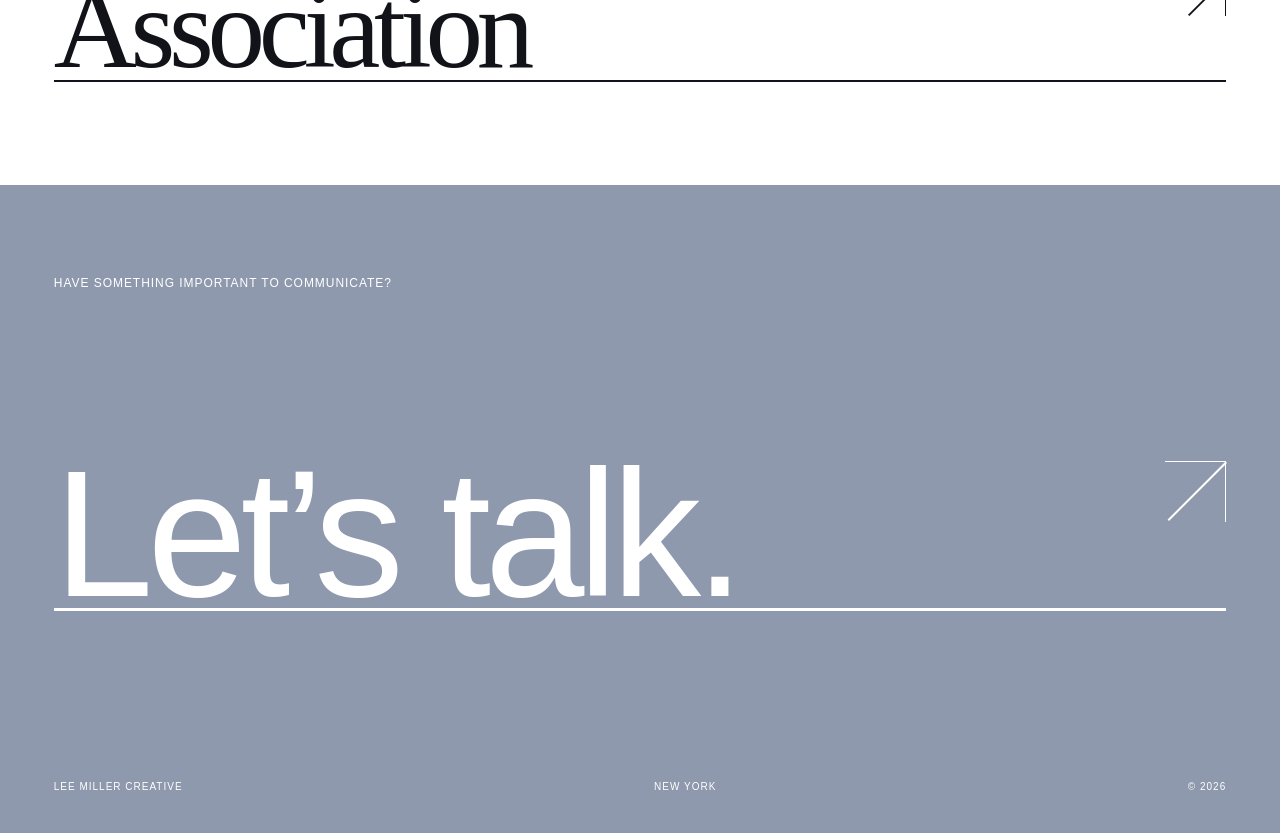
<file: work/the-economist/index.html>
<!DOCTYPE html><html lang="en"><head><meta charSet="utf-8"/><meta name="viewport" content="width=device-width, initial-scale=1"/><link rel="preload" href="../../assets/lmc-logo.png" as="image"/><link rel="preload" href="../../assets/scene-london.jpg" as="image"/><link rel="stylesheet" href="../../_next/static/css/index.D5PlFZfP.css"/><title>The Economist Case Study | Lee Miller Creative</title><meta name="description" content="Interview-led thought leadership developed with clarity and editorial restraint."></head><body><main class="case-study case-the-economist"><header class="masthead"><a class="brand" href="../../index.html" aria-label="Lee Miller Creative home"><img src="../../assets/lmc-logo.png" alt="Lee Miller Creative"/></a><nav aria-label="Primary navigation"><a href="../../index.html#work">Work</a><a href="../../index.html#clients">Clients</a><a href="../../index.html#about">About</a><a href="../../index.html#contact">Contact</a></nav></header><section class="case-hero"><div class="case-breadcrumb"><a href="../../index.html#work">Selected work</a><span>/</span><span>The Economist</span></div><p class="case-discipline">Editorial video and interviews</p><h1>Thought leadership with the intelligence and restraint the brand demands.</h1><div class="case-hero-bottom"><p>For The Economist, credibility is not a finishing touch. It is the starting point. LMC developed interview-led content that let expertise lead, shaping complex ideas into films with clarity, pace, and editorial confidence.</p><div class="case-services"><span>Services</span><ul><li>Content development</li><li>Interview direction</li><li>Video production</li><li>Post-production</li></ul></div></div></section><figure class="case-cover"><img src="../../assets/scene-london.jpg" alt="The London Eye and the London skyline"/></figure><section class="case-overview"><p>Overview</p><div><h2>Make the thinking visible.</h2><p>Expert-led content works when the audience can follow the argument and feel the authority behind it. The production needed to support that exchange without calling attention to itself or overcomplicating the story.</p></div></section><section class="case-video" aria-label="Economist Intelligence Unit video"><div class="case-video-heading"><p>Selected film</p><p>Selected film for the Economist Intelligence Unit</p></div><div class="case-video-frame"><iframe src="https://www.youtube-nocookie.com/embed/7oQe5cIv9jk?rel=0" title="Economist Intelligence Unit" loading="lazy" allow="accelerometer; autoplay; clipboard-write; encrypted-media; gyroscope; picture-in-picture; web-share" allowFullScreen=""></iframe></div></section><section class="case-sections"><article><p>The challenge</p><div><h2>Give sophisticated ideas a clear narrative shape.</h2><p>The subject matter called for nuance, but the films still needed momentum. Interviews had to feel thoughtful and natural, while the final structure had to guide viewers through the material without flattening it.</p></div></article><article><p>The response</p><div><h2>Create the conditions for a strong interview.</h2><p>LMC built the production around preparation, focused conversations, and editorial discipline. Each choice, from the interview setting to the pacing of the edit, was designed to keep attention on the speaker and the idea.</p></div></article><article><p>The result</p><div><h2>Content that feels considered from beginning to end.</h2><p>The finished work carries the authority audiences expect from The Economist while remaining accessible and engaging. It is a restrained production approach in service of a strong point of view.</p></div></article></section><nav class="next-case" aria-label="Next case study"><p>Next case study</p><a href="../american-psychiatric-association/index.html">American Psychiatric Association<span class="link-arrow" aria-hidden="true"></span></a></nav><footer class="case-footer"><p>Have something important to communicate?</p><a href="mailto:info@leemillercreative.com">Let’s talk.<span class="link-arrow" aria-hidden="true"></span></a><div><span>Lee Miller Creative</span><span>New York</span><span>© 2026</span></div></footer></main></body></html>
</file>
<file: _next/static/css/index.D5PlFZfP.css>
/*! tailwindcss v4.2.1 | MIT License | https://tailwindcss.com */
@layer properties{@supports (((-webkit-hyphens:none)) and (not (margin-trim:inline))) or ((-moz-orient:inline) and (not (color:rgb(from red r g b)))){*,:before,:after{--tw-rotate-x:initial;--tw-rotate-y:initial;--tw-rotate-z:initial;--tw-skew-x:initial;--tw-skew-y:initial}::backdrop{--tw-rotate-x:initial;--tw-rotate-y:initial;--tw-rotate-z:initial;--tw-skew-x:initial;--tw-skew-y:initial}}}@layer theme{:root,:host{--font-sans:ui-sans-serif, system-ui, sans-serif, "Apple Color Emoji", "Segoe UI Emoji", "Segoe UI Symbol", "Noto Color Emoji";--font-mono:ui-monospace, SFMono-Regular, Menlo, Monaco, Consolas, "Liberation Mono", "Courier New", monospace;--spacing:.25rem;--default-font-family:var(--font-sans);--default-mono-font-family:var(--font-mono)}}@layer base{*,:after,:before{box-sizing:border-box;border:0 solid;margin:0;padding:0}::backdrop{box-sizing:border-box;border:0 solid;margin:0;padding:0}::file-selector-button{box-sizing:border-box;border:0 solid;margin:0;padding:0}html,:host{-webkit-text-size-adjust:100%;tab-size:4;line-height:1.5;font-family:var(--default-font-family,ui-sans-serif, system-ui, sans-serif, "Apple Color Emoji", "Segoe UI Emoji", "Segoe UI Symbol", "Noto Color Emoji");font-feature-settings:var(--default-font-feature-settings,normal);font-variation-settings:var(--default-font-variation-settings,normal);-webkit-tap-highlight-color:transparent}hr{height:0;color:inherit;border-top-width:1px}abbr:where([title]){-webkit-text-decoration:underline dotted;text-decoration:underline dotted}h1,h2,h3,h4,h5,h6{font-size:inherit;font-weight:inherit}a{color:inherit;-webkit-text-decoration:inherit;-webkit-text-decoration:inherit;-webkit-text-decoration:inherit;-webkit-text-decoration:inherit;text-decoration:inherit}b,strong{font-weight:bolder}code,kbd,samp,pre{font-family:var(--default-mono-font-family,ui-monospace, SFMono-Regular, Menlo, Monaco, Consolas, "Liberation Mono", "Courier New", monospace);font-feature-settings:var(--default-mono-font-feature-settings,normal);font-variation-settings:var(--default-mono-font-variation-settings,normal);font-size:1em}small{font-size:80%}sub,sup{vertical-align:baseline;font-size:75%;line-height:0;position:relative}sub{bottom:-.25em}sup{top:-.5em}table{text-indent:0;border-color:inherit;border-collapse:collapse}:-moz-focusring{outline:auto}progress{vertical-align:baseline}summary{display:list-item}ol,ul,menu{list-style:none}img,svg,video,canvas,audio,iframe,embed,object{vertical-align:middle;display:block}img,video{max-width:100%;height:auto}button,input,select,optgroup,textarea{font:inherit;font-feature-settings:inherit;font-variation-settings:inherit;letter-spacing:inherit;color:inherit;opacity:1;background-color:#0000;border-radius:0}::file-selector-button{font:inherit;font-feature-settings:inherit;font-variation-settings:inherit;letter-spacing:inherit;color:inherit;opacity:1;background-color:#0000;border-radius:0}:where(select:is([multiple],[size])) optgroup{font-weight:bolder}:where(select:is([multiple],[size])) optgroup option{padding-inline-start:20px}::file-selector-button{margin-inline-end:4px}::placeholder{opacity:1}@supports (not ((-webkit-appearance:-apple-pay-button))) or (contain-intrinsic-size:1px){::placeholder{color:currentColor}@supports (color:color-mix(in lab, red, red)){::placeholder{color:color-mix(in oklab, currentcolor 50%, transparent)}}}textarea{resize:vertical}::-webkit-search-decoration{-webkit-appearance:none}::-webkit-date-and-time-value{min-height:1lh;text-align:inherit}::-webkit-datetime-edit{display:inline-flex}::-webkit-datetime-edit-fields-wrapper{padding:0}::-webkit-datetime-edit{padding-block:0}::-webkit-datetime-edit-year-field{padding-block:0}::-webkit-datetime-edit-month-field{padding-block:0}::-webkit-datetime-edit-day-field{padding-block:0}::-webkit-datetime-edit-hour-field{padding-block:0}::-webkit-datetime-edit-minute-field{padding-block:0}::-webkit-datetime-edit-second-field{padding-block:0}::-webkit-datetime-edit-millisecond-field{padding-block:0}::-webkit-datetime-edit-meridiem-field{padding-block:0}::-webkit-calendar-picker-indicator{line-height:1}:-moz-ui-invalid{box-shadow:none}button,input:where([type=button],[type=reset],[type=submit]){-webkit-appearance:button;appearance:button}::file-selector-button{-webkit-appearance:button;appearance:button}::-webkit-inner-spin-button{height:auto}::-webkit-outer-spin-button{height:auto}[hidden]:where(:not([hidden=until-found])){display:none!important}}@layer components;@layer utilities{.relative{position:relative}.start{inset-inline-start:var(--spacing)}.hidden{display:none}.table{display:table}.transform{transform:var(--tw-rotate-x,) var(--tw-rotate-y,) var(--tw-rotate-z,) var(--tw-skew-x,) var(--tw-skew-y,)}}:root{--accent:#8490a3;--ink:#111318;--paper:#fff;--mist:#edf0f4;--line:#11131833}*{box-sizing:border-box}html{scroll-behavior:smooth}body{background:var(--paper);color:var(--ink);margin:0;font-family:Arial,Helvetica,sans-serif}a{color:inherit;text-decoration:none}img{max-width:100%}.site,.case-study{overflow:hidden}.masthead{border-bottom:1px solid var(--line);background:#fff;justify-content:space-between;align-items:center;height:112px;padding:0 4.2vw;display:flex}.brand{width:74px;height:74px;display:block;overflow:hidden}.brand img{object-fit:contain;width:100%;height:100%;display:block}.masthead nav{text-transform:uppercase;letter-spacing:.08em;gap:30px;font-size:12px;display:flex}.masthead nav a{position:relative}.masthead nav a:after{content:"";background:var(--accent);width:0;height:1px;transition:width .2s;position:absolute;bottom:-5px;left:0}.masthead nav a:hover:after{width:100%}.masthead nav a:focus-visible:after{width:100%}.hero{background:linear-gradient(135deg,#fff 0%,#f4f6f8 100%);padding:3.2vh 4.2vw 4.5vh}.hero h1{letter-spacing:-.072em;max-width:1450px;margin:0;font-family:Georgia,Times New Roman,serif;font-size:clamp(62px,9.5vw,146px);font-weight:400;line-height:.77}.hero h1 span{animation:.65s cubic-bezier(.2,.8,.2,1) both rise;display:block}.hero h1 span:nth-child(2){margin-left:9vw}.hero h1 span:nth-child(3){margin-left:19vw;animation-delay:80ms}@keyframes rise{0%{opacity:0;transform:translateY(50px)}}.hero-bottom{margin-top:clamp(38px,6vh,68px)}.hero-bottom p{text-align:center;letter-spacing:.005em;max-width:820px;margin:0 auto;font-size:clamp(20px,1.9vw,29px);line-height:1.25}.eyebrow,.section-heading,.case-discipline{text-transform:uppercase;letter-spacing:.16em;font-size:10px}.section-heading{border-top:1px solid var(--line);justify-content:space-between;padding:22px 0;display:flex}.section-heading p{margin:0}.work,.testimonials{background:#fff;padding:6vw 4.2vw}.project-grid{grid-template-columns:1fr 1fr;gap:2.8vw 2vw;margin-top:2.8vw;display:grid}.project{margin:0}.project>a{display:block}.project-art{aspect-ratio:16/9;background:#dfe3e8;position:relative;overflow:hidden}.project-art:after{content:"";pointer-events:none;background:linear-gradient(135deg,#3043570a,#0f233833);position:absolute;inset:0}.project-art>img{object-fit:cover;width:100%;height:100%;transition:transform .7s cubic-bezier(.2,.8,.2,1),filter .4s}.project:hover .project-art>img{transform:scale(1.055)}.project>a:focus-visible .project-art>img{transform:scale(1.055)}.project-mark{z-index:1;place-items:center;width:clamp(140px,18vw,270px);display:grid;position:absolute;top:50%;left:50%;transform:translate(-50%,-50%)}.project-mark>img{object-fit:contain;filter:drop-shadow(0 3px 6px #00000052);width:100%;height:70px;display:block}.economist-mark{width:clamp(125px,14vw,200px)}.economist-mark>img{filter:none;height:auto}.project-labcorp .project-mark>img{filter:drop-shadow(0 3px 6px #00000061)}.apa-mark{width:clamp(190px,21vw,320px)}.apa-mark>img{filter:brightness(0)invert()drop-shadow(0 3px 6px #00000061);height:78px}.nyc-mark{color:#fff;text-shadow:0 2px 12px #000c;width:auto;min-width:180px;line-height:.78}.nyc-mark strong{letter-spacing:-.09em;font-size:48px}.nyc-mark small{text-transform:uppercase;letter-spacing:.03em;font-size:10px;font-weight:700}.project-meta{border-bottom:1px solid var(--line);min-height:92px;padding:11px 125px 11px 0;position:relative}.project-meta h2{letter-spacing:-.012em;margin:0;font-size:clamp(23px,2.4vw,36px)}.project-meta p,.project-meta>span{text-transform:uppercase;letter-spacing:.1em;font-size:10px}.project-meta p{margin:5px 0 0}.project-meta>span{position:absolute;bottom:14px;right:0}.project-labcorp .project-art>img,.project-economist .project-art>img,.project-apa .project-art>img,.project-nyc .project-art>img{filter:saturate(.5)contrast(1.05)brightness(.94)}.project-labcorp .project-art>img{object-position:center 47%}.project-apa .project-art>img{object-position:center 58%;filter:grayscale(.18)saturate(.38)contrast(1.04)brightness(.98)}.clients{color:var(--ink);background:var(--mist);padding:7vw 4.2vw 8vw}.section-heading.light{border-color:var(--line)}.client-intro{letter-spacing:-.06em;max-width:930px;margin:4vw 0 5vw;font-size:clamp(36px,5vw,76px);line-height:.96}.client-wall{border-top:1px solid var(--line);border-left:1px solid var(--line);background:#ffffff52;grid-template-columns:repeat(6,1fr);display:grid}.client{border-right:1px solid var(--line);border-bottom:1px solid var(--line);place-items:center;min-height:120px;display:grid}.client img{object-fit:contain;mix-blend-mode:multiply;width:auto;max-width:76%;height:auto;max-height:62px;display:block}.client-healthination img{width:104%;max-width:none;max-height:none;transform:none}.client-hbo img{max-width:58%;max-height:46px;transform:scale(.92)}.client-akpd img{max-width:90%;max-height:72px;transform:scale(1.26)}.quote-grid{grid-template-columns:1fr 1fr;gap:0 6vw;display:grid}.quote{border-bottom:1px solid var(--line);grid-template-rows:auto 1fr auto;min-height:520px;margin:0;padding:4vw 0;display:grid}.quote>span{color:var(--accent);font-size:11px}.quote blockquote{letter-spacing:-.035em;align-self:start;margin:2.5vw 0 4vw;font-family:Georgia,serif;font-size:clamp(25px,2.5vw,39px);line-height:1.18}.quote figcaption strong,.quote figcaption small{display:block}.quote figcaption strong{text-transform:uppercase;letter-spacing:.08em;font-size:12px}.quote figcaption small{color:#6e6a64;max-width:390px;margin-top:6px;font-size:11px;line-height:1.4}.kittyo{border:1px solid var(--line);background:var(--mist);grid-template-columns:.85fr 1.15fr;margin:0 4.2vw 7vw;display:grid}.kittyo-copy{flex-direction:column;justify-content:center;padding:4vw;display:flex}.kittyo-copy h2{letter-spacing:-.025em;margin:4vw 0 1.5vw;font-size:clamp(44px,5vw,76px);line-height:.9}.kittyo-copy>p:not(.eyebrow){max-width:520px;margin:0;font-size:16px;line-height:1.4}.kittyo-copy>a{text-transform:uppercase;letter-spacing:.1em;border-bottom:1px solid;align-self:flex-start;margin-top:3vw;padding-bottom:6px;font-size:10px}.kittyo-copy>a span{color:var(--accent);margin-left:12px}.kittyo-image{min-height:360px;overflow:hidden}.kittyo-image img{object-fit:cover;width:100%;height:100%}.about{background:var(--mist);padding:11vw 4.2vw}.about>p{text-transform:uppercase;letter-spacing:.16em;margin:0 0 7vw;font-size:10px}.about h2{letter-spacing:-.028em;margin:0;font-size:clamp(52px,7.5vw,118px);line-height:.93}.about>div{grid-template-columns:1.2fr .8fr;gap:4vw;margin:7vw 0 0 50%;display:grid}.about>div p{margin:0;font-size:16px;line-height:1.5}.final-site{--page-gutter:4.2vw;--section-space:clamp(72px,7vw,112px)}.final-site .masthead{height:144px}.final-site .brand{width:111px;height:111px}.final-site .hero{padding-top:var(--section-space);padding-right:var(--page-gutter);padding-bottom:var(--section-space);padding-left:var(--page-gutter);background:#fff}.final-site .work,.final-site .clients,.final-site .testimonials,.final-site .about{padding:var(--section-space) var(--page-gutter);border-top:1px solid var(--line);background:#fff}.final-site .section-heading{border-top:0;padding:0}.final-site .project-grid{margin-top:clamp(36px,3.5vw,56px)}.final-site .project-apa .project-meta{padding-right:0}.final-site .project-apa .project-meta h2{white-space:nowrap;font-size:clamp(23px,2.2vw,32px)}.final-site .project-apa .project-meta p{padding-right:125px}.final-site .client-wall{background:#fff}.final-site .quote{grid-template-rows:1fr auto}.final-site .quote blockquote{margin-top:0}.final-site .quote:nth-last-child(-n+2){border-bottom:0;min-height:0;padding-bottom:0}.final-site .porching-feature{padding:var(--section-space) var(--page-gutter);border-top:1px solid var(--line);background:#fff;grid-template-columns:1.15fr .85fr;align-items:center;margin:0;display:grid}.final-site .porching-feature-image{background:#efac89;height:clamp(284px,23.1vw,347px);overflow:hidden}.final-site .porching-feature-image img{object-fit:cover;width:100%;height:100%;display:block}.final-site .porching-feature-copy{padding:0 0 0 6vw}.final-site .kittyo{padding:var(--section-space) var(--page-gutter);border:0;border-top:1px solid var(--line);background:#fff;grid-template-columns:1.15fr .85fr;margin:0}.final-site .porching-feature-copy h2{letter-spacing:-.025em;margin:4vw 0 1.5vw;font-size:clamp(44px,5vw,76px);line-height:.9}.final-site .porching-feature-copy>p:not(.eyebrow){max-width:520px;margin:0;font-size:16px;line-height:1.4}.final-site .porching-feature-copy>a{text-transform:uppercase;letter-spacing:.1em;border-bottom:1px solid;margin-top:3vw;padding-bottom:6px;font-size:10px;display:inline-block}.final-site .porching-feature-copy>a span{color:var(--accent);margin-left:12px}.final-site .kittyo-copy{padding:0 6vw 0 0}.final-site .kittyo-image{place-items:center;height:clamp(284px,23.1vw,347px);min-height:0;display:grid}.final-site .kittyo-image img{object-fit:contain;clip-path:inset(1px 0 0);width:auto;max-width:100%;height:clamp(284px,23.1vw,347px)}.final-site .about{padding-top:var(--section-space)}.final-site .about>p{margin-bottom:clamp(38px,3.5vw,56px)}.final-site .about h2{font-size:clamp(48px,6.4vw,96px)}.final-site .about>div{grid-template-columns:minmax(0,1.6fr) minmax(230px,.7fr);gap:clamp(32px,4vw,64px);margin:clamp(42px,4vw,64px) 0 0 35%}.final-site .about>div p:first-child{max-width:760px}.final-site footer{--footer-space:clamp(42px,4vw,64px);min-height:0;padding:var(--footer-space) var(--page-gutter);border-top:1px solid var(--line);color:var(--ink);background:#fff}.final-site footer>a{margin:var(--footer-space) 0}.final-site footer>a span{color:var(--accent)}footer{color:#fff;background:#8e99ad;flex-direction:column;min-height:88vh;padding:7vw 4.2vw 3vw;display:flex}footer>p{text-transform:uppercase;letter-spacing:.08em;margin:0;font-size:12px}footer>a{letter-spacing:-.035em;border-bottom:3px solid;margin:auto 0;font-size:clamp(82px,14vw,210px);line-height:.82}footer>a span{float:right;font-size:.5em}.link-arrow{border-top:1.5px solid;border-right:1.5px solid;width:.68em;height:.68em;display:inline-block;position:relative}.link-arrow:after{content:"";transform-origin:100%;background:currentColor;width:.92em;height:1.5px;position:absolute;top:-1px;right:-1px;transform:rotate(-45deg)}footer>div{text-transform:uppercase;letter-spacing:.1em;justify-content:space-between;font-size:10px;display:flex}.case-hero{background:linear-gradient(135deg,#fff 0%,#f4f6f8 100%);padding:4.5vw 4.2vw 6vw}.case-breadcrumb{text-transform:uppercase;letter-spacing:.1em;gap:9px;font-size:10px;display:flex}.case-breadcrumb a{border-bottom:1px solid}.case-breadcrumb span:last-child{color:#707784}.case-discipline{color:#687284;margin:7vw 0 2vw}.case-hero h1{letter-spacing:-.045em;max-width:1320px;margin:0;font-family:Georgia,Times New Roman,serif;font-size:clamp(58px,8.8vw,138px);font-weight:400;line-height:.9}.case-hero-bottom{border-top:1px solid var(--line);grid-template-columns:minmax(0,1.45fr) minmax(240px,.55fr);gap:8vw;margin-top:6vw;padding-top:20px;display:grid}.case-hero-bottom>p{letter-spacing:-.025em;max-width:850px;margin:0;font-size:clamp(20px,2.2vw,34px);line-height:1.25}.case-services>span{text-transform:uppercase;letter-spacing:.14em;margin-bottom:14px;font-size:10px;display:block}.case-services ul{margin:0;padding:0;list-style:none}.case-services li{border-top:1px solid var(--line);padding:7px 0;font-size:12px}.case-cover{background:#dfe3e8;height:min(72vw,920px);margin:0;overflow:hidden}.case-cover img{object-fit:cover;width:100%;height:100%}.case-labcorp .case-cover img,.case-the-economist .case-cover img,.case-nyc-consumer-affairs .case-cover img{filter:saturate(.68)contrast(1.04)}.case-kittyo .case-cover{background:#fff}.case-kittyo .case-cover img{object-fit:contain}.case-porching .case-cover{background:#f1aa87;height:min(62vw,790px)}.case-porching .case-cover img{object-position:center}.case-overview{border-bottom:1px solid var(--line);grid-template-columns:1fr 3fr;gap:4vw;padding:9vw 4.2vw;display:grid}.case-overview>p,.case-sections article>p{text-transform:uppercase;letter-spacing:.14em;margin:0;font-size:10px}.case-overview>div{max-width:980px}.case-overview h2{letter-spacing:-.035em;margin:0 0 3vw;font-size:clamp(44px,6vw,92px);line-height:.95}.case-overview>div>p{max-width:800px;margin:0;font-size:clamp(19px,2vw,28px);line-height:1.35}.case-video{border-bottom:1px solid var(--line);padding:3vw 4.2vw 8vw}.case-video-heading{justify-content:space-between;gap:30px;padding:22px 0;display:flex}.case-video-heading p{text-transform:uppercase;letter-spacing:.14em;margin:0;font-size:10px}.case-video-frame{aspect-ratio:16/9;background:#111318;overflow:hidden}.case-video-frame iframe{border:0;width:100%;height:100%;display:block}.case-episodes{border-bottom:1px solid var(--line);padding:8vw 4.2vw}.case-episodes-heading{grid-template-columns:1fr 3fr;gap:4vw;margin-bottom:4.5vw;display:grid}.case-episodes-heading>p{text-transform:uppercase;letter-spacing:.14em;margin:0;font-size:10px}.case-episodes-heading h2{letter-spacing:-.04em;max-width:900px;margin:0;font-family:Georgia,Times New Roman,serif;font-size:clamp(44px,6vw,92px);font-weight:400;line-height:.95}.case-episode-grid{grid-template-columns:1fr 1fr;gap:5vw 2vw;display:grid}.case-episode{border-bottom:1px solid var(--line);padding-bottom:2.2vw}.case-episode-art{aspect-ratio:16/9;background:#761f36;display:block;position:relative;overflow:hidden}.case-episode-art:after{content:"";opacity:0;background:linear-gradient(#0000,#1e0811ad);transition:opacity .25s;position:absolute;inset:55% 0 0}.case-episode-art img{object-fit:cover;width:100%;height:100%;transition:transform .45s;display:block}.case-episode-watch{z-index:1;color:#fff;text-transform:uppercase;letter-spacing:.12em;opacity:0;font-size:10px;transition:opacity .25s,transform .25s;position:absolute;bottom:18px;right:22px;transform:translateY(6px)}.case-episode-watch .link-arrow{margin-left:9px}.case-episode:hover .case-episode-art:after,.case-episode:hover .case-episode-watch{opacity:1}.case-episode:hover .case-episode-watch{transform:translateY(0)}.case-episode:hover .case-episode-art img{transform:scale(1.018)}.case-episode-meta{text-transform:uppercase;letter-spacing:.13em;justify-content:space-between;margin:15px 0 18px;font-size:10px;display:flex}.case-episode h3{letter-spacing:-.025em;margin:0;font-size:clamp(24px,2.6vw,40px);line-height:1.05}.case-episode>a>p{color:#626a76;max-width:620px;margin:14px 0 0;font-size:14px;line-height:1.5}.case-proof{color:#fff;background:#8e99ad;grid-template-columns:repeat(4,1fr);display:grid}.case-porching .case-proof{background:#6f1737}.case-proof>div{border-right:1px solid #ffffff59;flex-direction:column;justify-content:space-between;min-height:220px;padding:2.8vw;display:flex}.case-proof strong{letter-spacing:-.06em;font-size:clamp(46px,6vw,90px);line-height:1}.case-proof span{text-transform:uppercase;letter-spacing:.12em;font-size:10px}.case-sections{padding:3vw 4.2vw 8vw}.case-sections article{border-bottom:1px solid var(--line);grid-template-columns:1fr 3fr;gap:4vw;padding:6vw 0;display:grid}.case-sections article>div{max-width:1020px}.case-sections article:last-child{border-bottom:0}.case-sections h2{letter-spacing:-.03em;margin:0 0 2.5vw;font-size:clamp(36px,5vw,76px);line-height:.98}.case-sections article>div>p{max-width:760px;margin:0;font-size:17px;line-height:1.55}.case-quote{color:#fff;background:#111318;margin:0;padding:9vw 8vw}.case-quote blockquote{letter-spacing:-.035em;max-width:1300px;margin:0;font-family:Georgia,Times New Roman,serif;font-size:clamp(34px,4.7vw,74px);line-height:1.12}.case-quote figcaption{margin-top:5vw}.case-quote figcaption strong,.case-quote figcaption span{display:block}.case-quote figcaption strong{text-transform:uppercase;letter-spacing:.1em;font-size:12px}.case-quote figcaption span{color:#b7bdc7;max-width:460px;margin-top:7px;font-size:11px;line-height:1.4}.case-gallery{background:var(--mist);grid-template-columns:1fr 1fr;gap:5vw 2vw;padding:8vw 4.2vw;display:grid}.case-gallery figure{margin:0}.case-gallery img{aspect-ratio:4/3;object-fit:cover;background:#fff;width:100%;display:block}.case-gallery .crop-top img{object-position:center top}.case-gallery .show-full img{object-fit:contain;object-position:center top}.case-gallery figcaption{color:#5f6672;max-width:560px;margin-top:12px;font-size:11px;line-height:1.45}.case-gallery.single{display:block}.case-gallery.single figure{max-width:520px;margin:0 auto}.case-gallery .actual-frame img{background:#111318}.case-porching .case-gallery{background:#f7d6c5}.case-gallery .porching-logo-frame img{object-position:center;background:#efac89;padding:clamp(40px,6vw,90px)}.next-case{border-top:1px solid var(--line);padding:8vw 4.2vw}.next-case>p{text-transform:uppercase;letter-spacing:.14em;margin:0 0 4vw;font-size:10px}.next-case>a{letter-spacing:-.055em;border-bottom:2px solid;font-family:Georgia,Times New Roman,serif;font-size:clamp(58px,9vw,142px);line-height:.9;display:block}.next-case>a span{float:right;font-family:Arial,sans-serif;font-size:.5em}.case-footer{min-height:72vh}@media (max-width:800px){.masthead{height:84px;padding:0 20px}.brand{width:58px;height:58px}.masthead nav{white-space:nowrap;gap:11px;font-size:9px}.hero{padding:8vw 20px 12vw}.hero h1{font-size:clamp(48px,15vw,88px);line-height:.84}.hero h1 span:nth-child(2),.hero h1 span:nth-child(3){margin-left:0}.hero-bottom{margin-top:11vw}.hero-bottom p{text-align:left;font-size:19px}.work,.testimonials,.clients{padding:14vw 20px}.project-grid{grid-template-columns:1fr;gap:46px}.project-art{aspect-ratio:16/10}.project-meta{padding-right:0}.project-meta>span{margin-top:14px;display:block;position:static}.client-wall{grid-template-columns:repeat(2,1fr)}.client{min-height:105px}.quote-grid{grid-template-columns:1fr}.quote{min-height:auto;padding:55px 0}.kittyo{grid-template-columns:1fr;margin-bottom:14vw}.kittyo-image{order:-1;min-height:66vw}.kittyo-copy{padding:8vw}.kittyo-copy h2{margin-top:10vw}.kittyo-copy>a{margin-top:8vw}.about{padding:18vw 20px}.about>div{grid-template-columns:1fr;gap:25px;margin-left:0}footer{min-height:75vh;padding:14vw 20px 7vw}footer>a{font-size:21vw}.case-hero{padding:10vw 20px 14vw}.case-discipline{margin-top:18vw}.case-hero h1{font-size:clamp(50px,15vw,86px)}.case-hero-bottom{grid-template-columns:1fr;gap:12vw;margin-top:12vw}.case-hero-bottom>p{font-size:21px}.case-cover{height:82vw}.case-overview,.case-sections article{grid-template-columns:1fr;gap:8vw}.case-overview{padding:18vw 20px}.case-overview h2{margin-bottom:8vw}.case-video{padding:5vw 20px 16vw}.case-video-heading{flex-direction:column;align-items:flex-start;gap:8px}.case-episodes{padding:16vw 20px}.case-episodes-heading{grid-template-columns:1fr;gap:8vw;margin-bottom:12vw}.case-episode-grid{grid-template-columns:1fr;gap:14vw}.case-episode{padding-bottom:7vw}.case-episode-watch{opacity:1;transform:none}.case-episode-art:after{opacity:1}.case-proof{grid-template-columns:1fr 1fr}.case-proof>div{border-bottom:1px solid #ffffff59;min-height:150px;padding:24px}.case-sections{padding:6vw 20px 18vw}.case-sections article{padding:14vw 0}.case-sections h2{margin-bottom:7vw}.case-quote{padding:18vw 20px}.case-gallery{grid-template-columns:1fr;gap:14vw;padding:16vw 20px}.case-gallery.single figure{max-width:100%}.next-case{padding:18vw 20px}.next-case>p{margin-bottom:10vw}.final-site{--page-gutter:20px;--section-space:clamp(58px,15vw,82px)}.final-site .masthead{height:108px}.final-site .brand{width:87px;height:87px}.final-site .hero{padding-top:var(--section-space)}.final-site .project-apa .project-meta h2{font-size:clamp(17px,4.5vw,32px)}.final-site .project-apa .project-meta p{padding-right:0}.final-site .quote:nth-last-child(2){border-bottom:1px solid var(--line);padding-bottom:55px}.final-site .quote:last-child{border-bottom:0;padding-bottom:0}.final-site .porching-feature{grid-template-columns:1fr}.final-site .porching-feature-image{height:clamp(231px,65.1vw,263px)}.final-site .porching-feature-copy{padding:8vw 0 0}.final-site .porching-feature-copy h2{margin:28px 0 14px}.final-site .porching-feature-copy>a{margin-top:24px}.final-site .kittyo{grid-template-columns:1fr}.final-site .kittyo-image{height:clamp(231px,65.1vw,263px);min-height:0}.final-site .kittyo-image img{height:clamp(231px,65.1vw,263px)}.final-site .kittyo-copy{padding:8vw 0 0}.final-site .kittyo-copy h2{margin:28px 0 14px}.final-site .kittyo-copy>a{margin-top:24px}.final-site .about>p{margin-bottom:36px}.final-site .about h2{font-size:clamp(46px,13.5vw,68px)}.final-site .about>div{grid-template-columns:1fr;gap:22px;margin:42px 0 0}.final-site footer{--footer-space:clamp(36px,10vw,46px);padding:var(--footer-space) var(--page-gutter)}}@media (prefers-reduced-motion:reduce){html{scroll-behavior:auto}.hero h1 span{animation:none}.project-art>img{transition:none}}@property --tw-rotate-x{syntax:"*";inherits:false}@property --tw-rotate-y{syntax:"*";inherits:false}@property --tw-rotate-z{syntax:"*";inherits:false}@property --tw-skew-x{syntax:"*";inherits:false}@property --tw-skew-y{syntax:"*";inherits:false}
</file>
